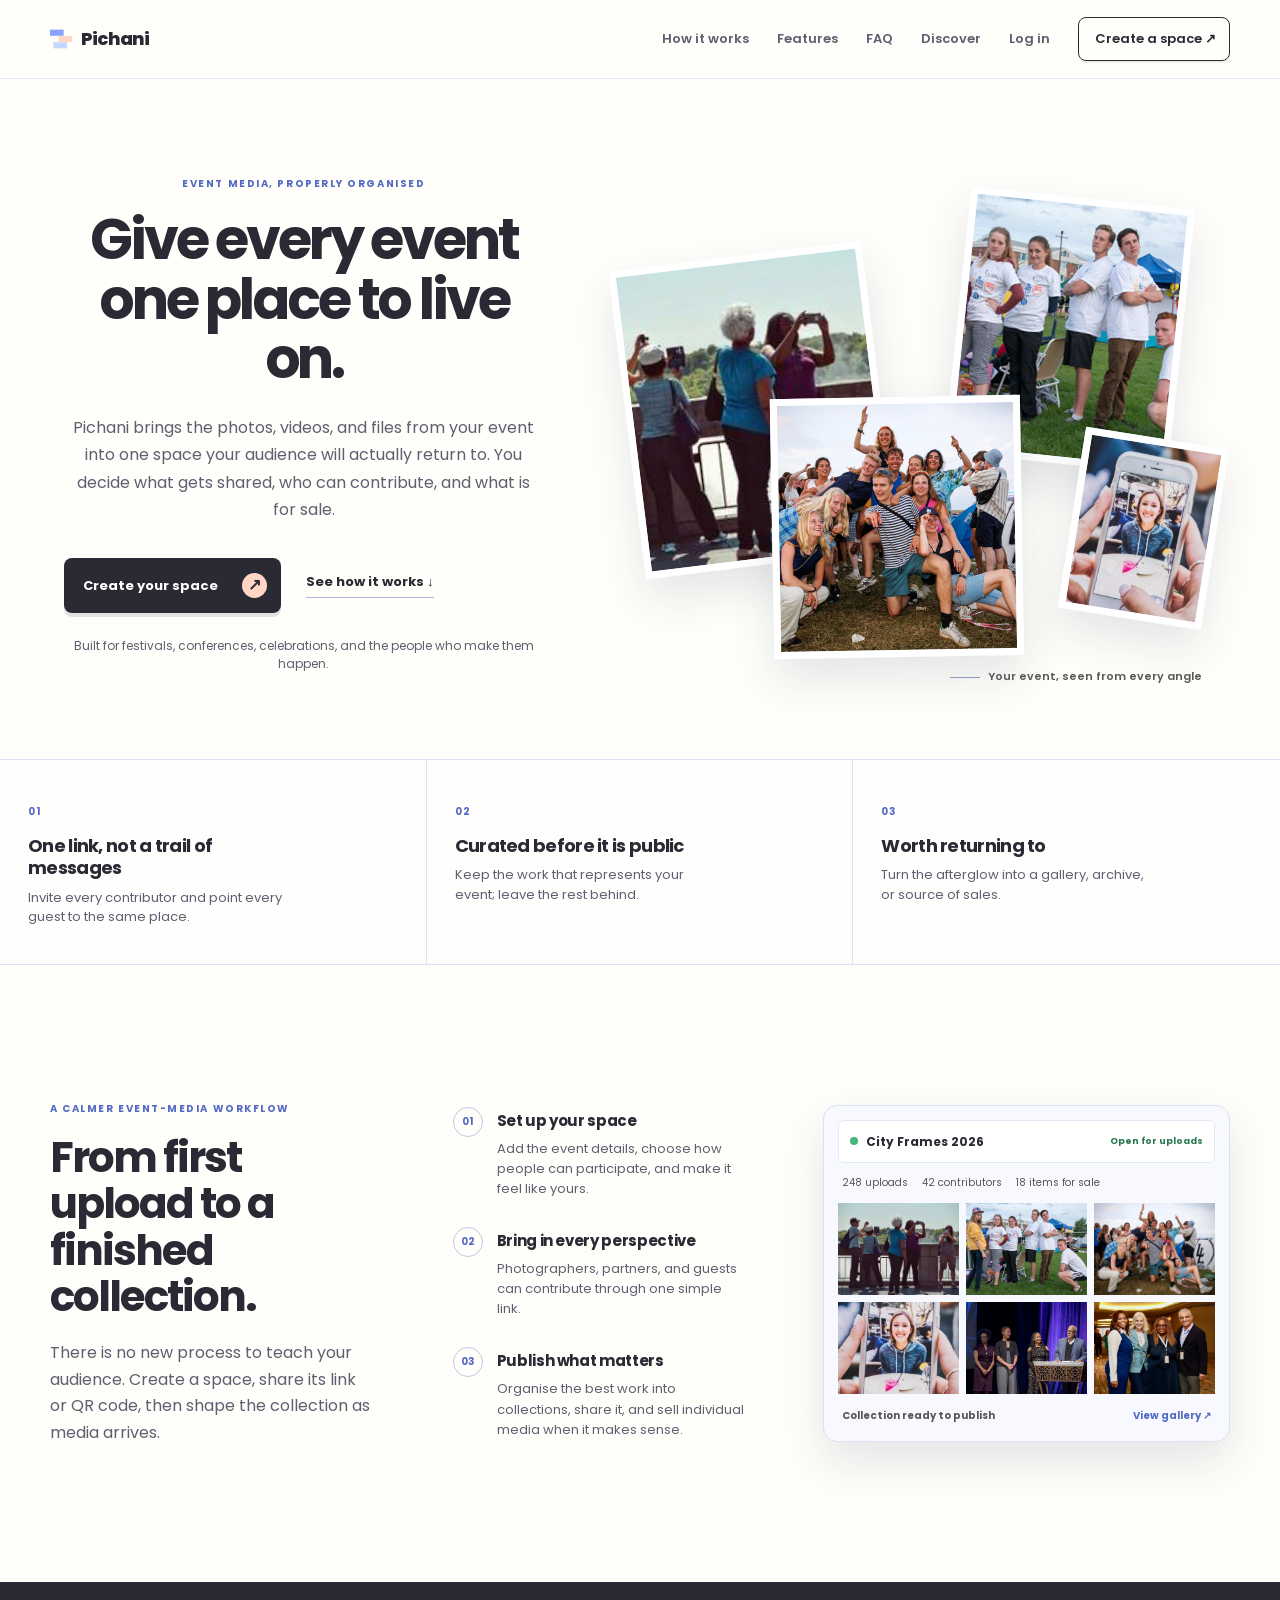
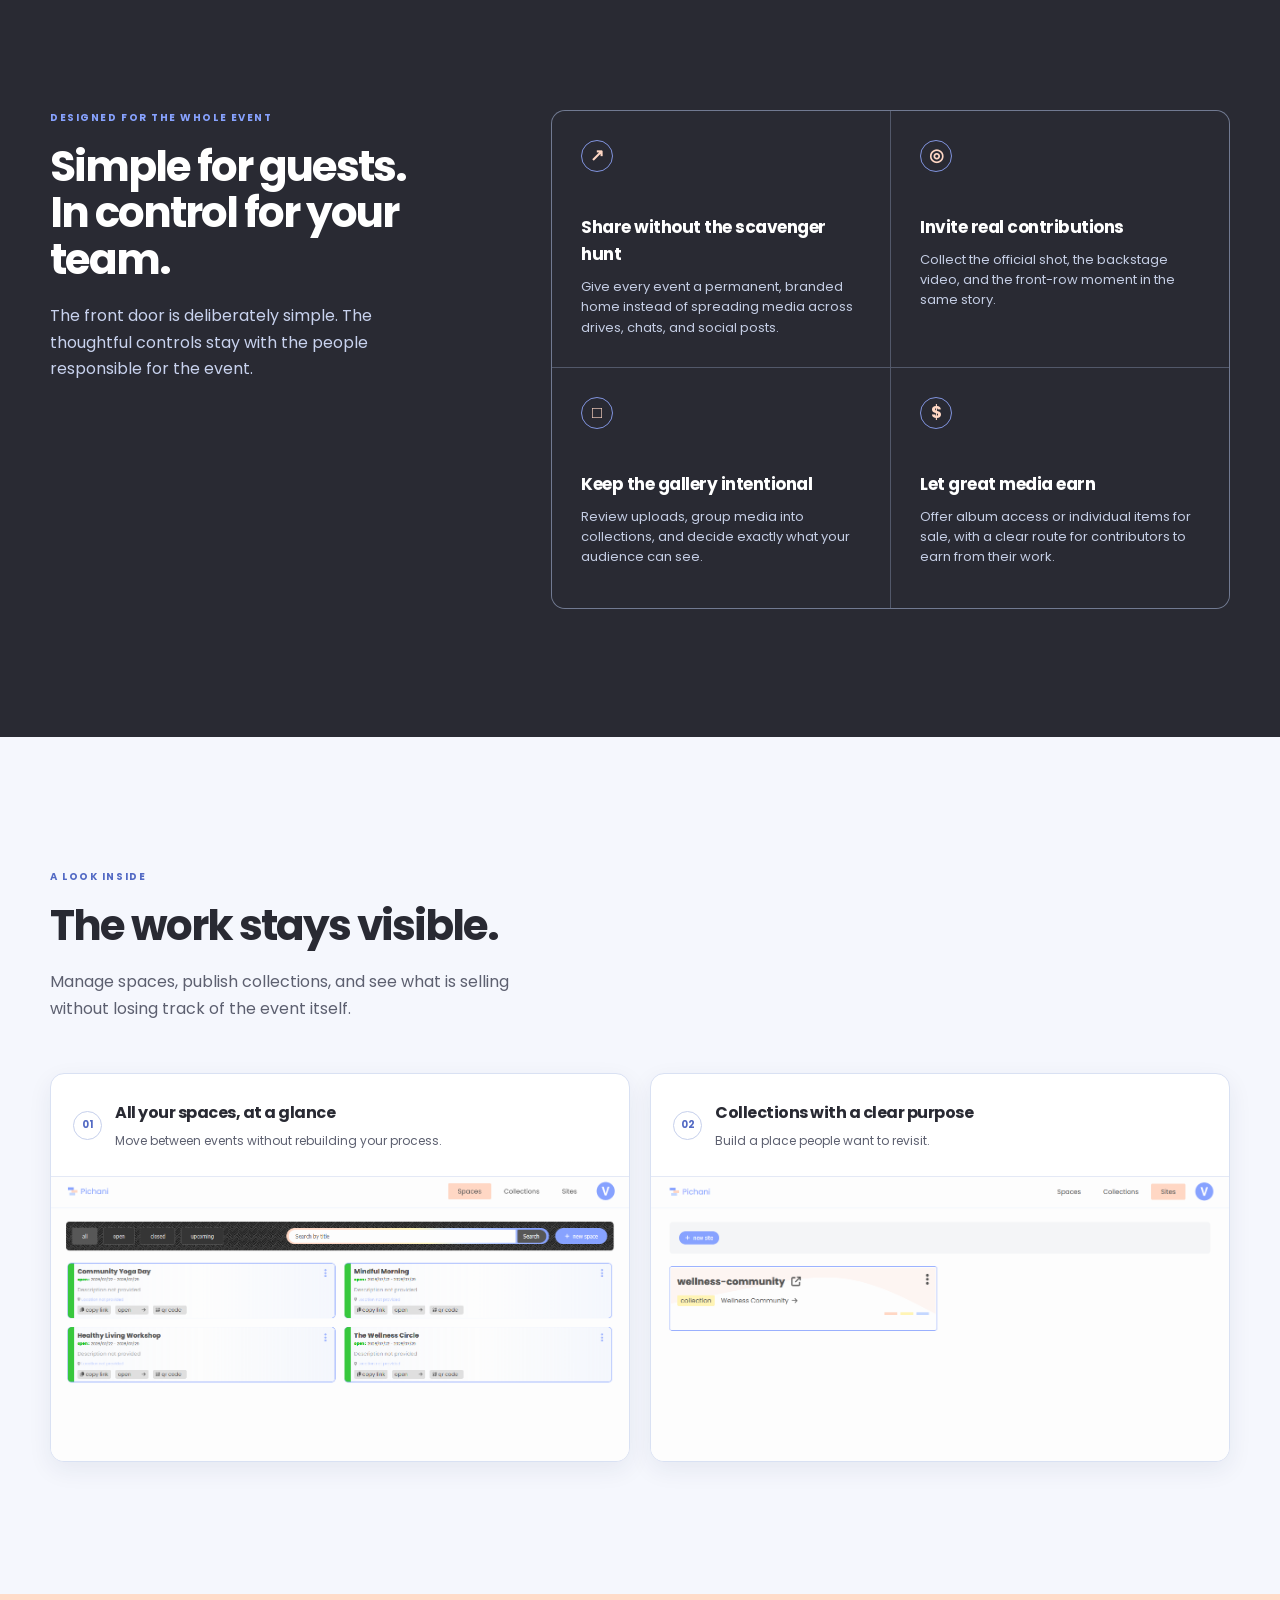
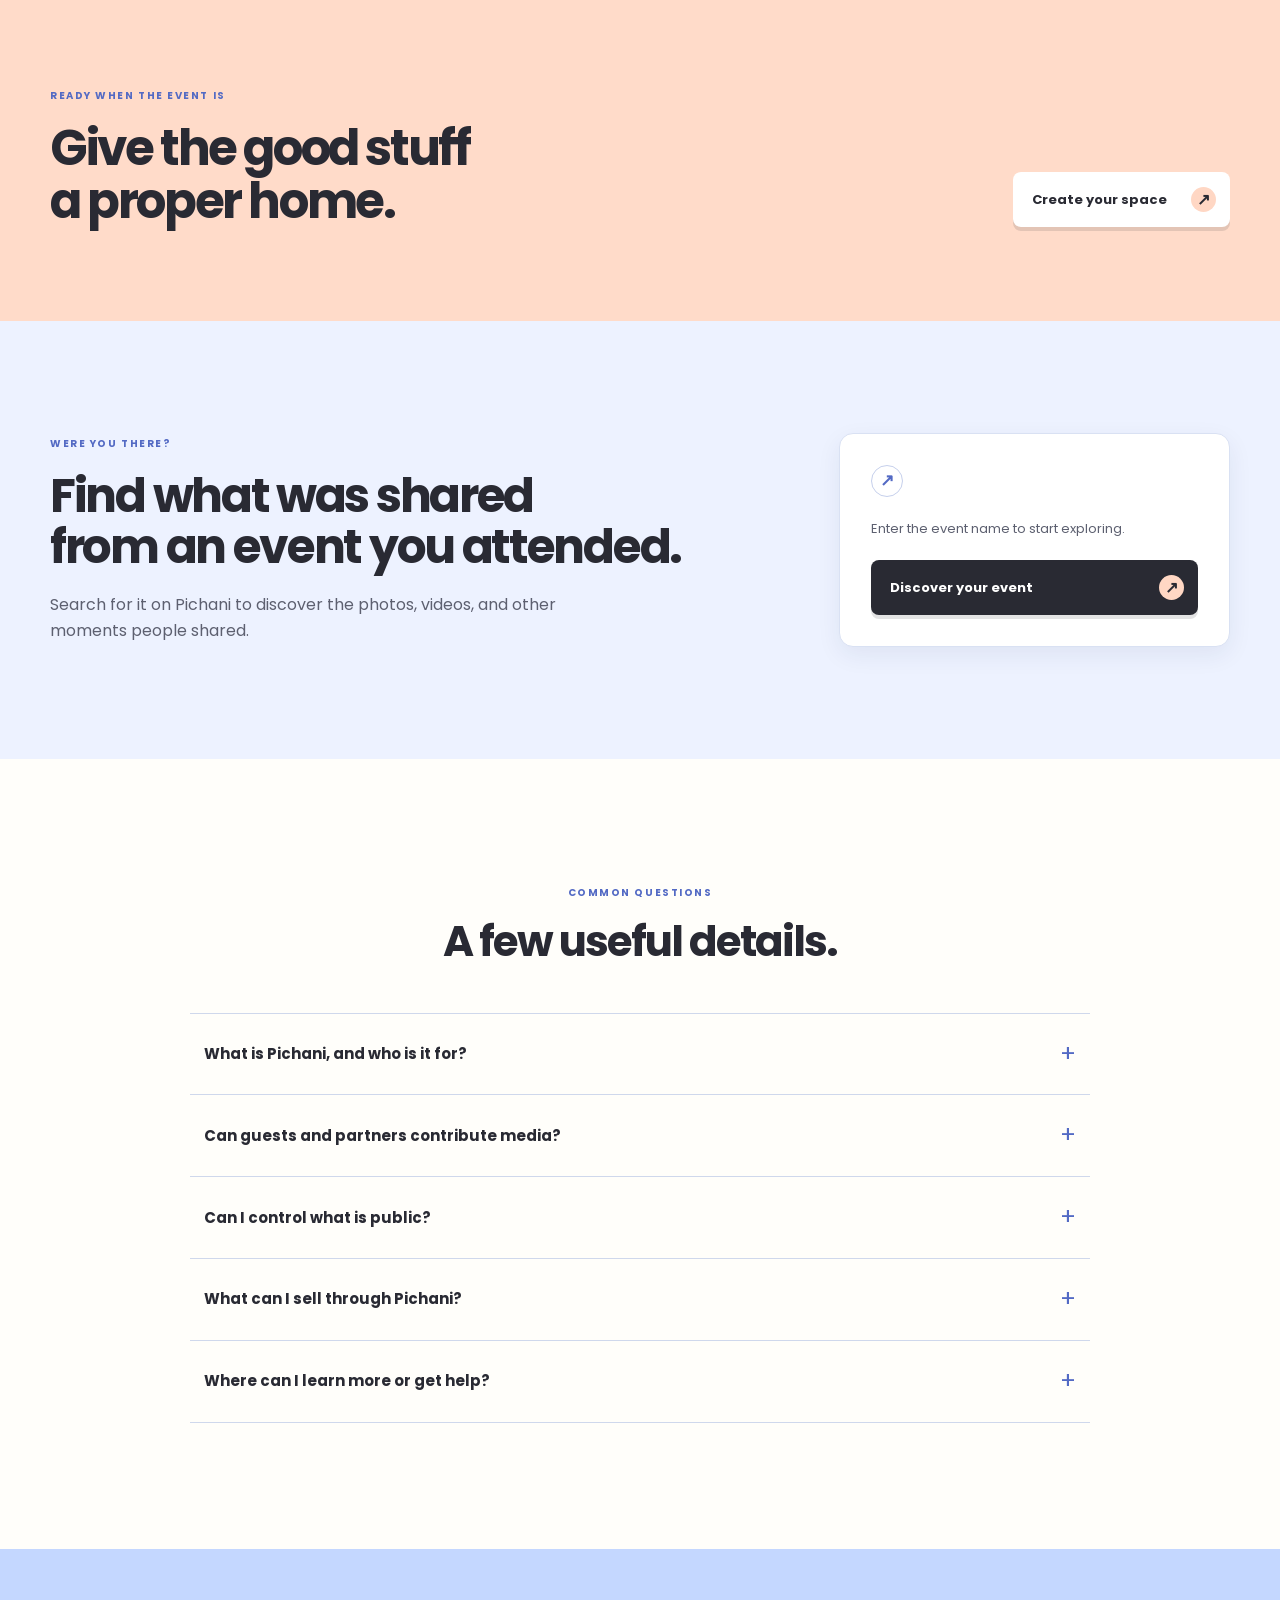
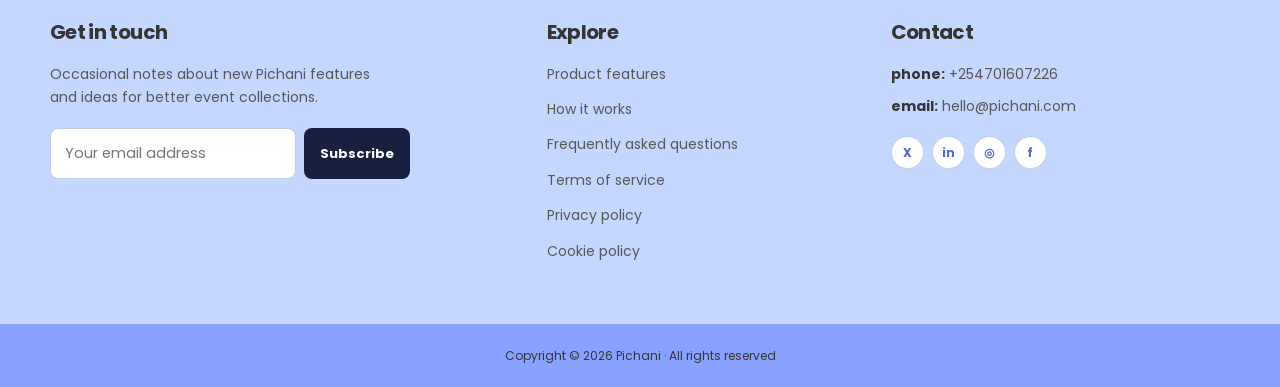
<file: index.html>
<!doctype html>
<html lang="en">
<head>
  <meta charset="utf-8">
  <meta name="viewport" content="width=device-width, initial-scale=1">
  <meta name="description" content="Pichani gives event organizers one branded home to collect, curate, share, and sell event media.">
  <title>Pichani | Event media, brought together</title>
  <link rel="canonical" href="https://www.pichani.com/">
  <meta property="og:type" content="website">
  <meta property="og:site_name" content="Pichani">
  <meta property="og:title" content="Pichani | Event media, brought together">
  <meta property="og:description" content="Collect, curate, share, and sell event media in one branded space.">
  <meta property="og:url" content="https://www.pichani.com/">
  <meta property="og:image" content="https://www.pichani.com/assets/images/pichani_spaces.PNG">
  <meta name="twitter:card" content="summary_large_image">
  <meta name="twitter:title" content="Pichani | Event media, brought together">
  <meta name="twitter:description" content="Collect, curate, share, and sell event media in one branded space.">
  <link rel="icon" type="image/svg+xml" href="/assets/svg/pichani.svg">
  <link rel="preconnect" href="https://fonts.googleapis.com">
  <link rel="preconnect" href="https://fonts.gstatic.com" crossorigin>
  <link href="https://fonts.googleapis.com/css2?family=Poppins:wght@400;500;600;700;800&display=swap" rel="stylesheet">
  <link rel="stylesheet" href="assets/css/styles.css">
  <link rel="stylesheet" href="assets/css/homepage.css">
  <link rel="stylesheet" href="assets/css/footer.css">
</head>
<body id="top">
  <a class="skip-link" href="#main-content">Skip to content</a>
  <header>
    <div class="container nav-container">
      <a class="logo" href="index.html" aria-label="Pichani home">
        <svg aria-hidden="true" viewBox="0 0 566.72 481.68"><rect fill="#87a2ff" width="352.08" height="157.68"/><rect fill="#ffd7c4" x="214.64" y="162" width="352.08" height="157.68"/><rect fill="#c4d7ff" x="88.28" y="324" width="352.08" height="157.68"/></svg>
        <span class="logo-name">Pichani</span>
      </a>
      <nav class="nav-links" id="primary-menu" aria-label="Primary navigation">
        <a href="#how-it-works">How it works</a>
        <a href="#features">Features</a>
        <a href="#faqs">FAQ</a>
        <a href="https://app.pichani.com/discover">Discover</a>
        <a href="https://app.pichani.com/signin">Log in</a>
        <a class="nav-cta" href="https://app.pichani.com/signin">Create a space <span aria-hidden="true">↗</span></a>
      </nav>
      <button class="menu-toggle" type="button" aria-controls="primary-menu" aria-expanded="false" aria-label="Open navigation menu"><span></span><span></span><span></span></button>
    </div>
  </header>

  <main id="main-content" tabindex="-1">
    <section class="hero" aria-labelledby="hero-title">
      <div class="hero-copy">
        <p class="eyebrow">EVENT MEDIA, PROPERLY ORGANISED</p>
        <h1 id="hero-title">Give every event<br>one place to live on.</h1>
        <p class="intro">Pichani brings the photos, videos, and files from your event into one space your audience will actually return to. You decide what gets shared, who can contribute, and what is for sale.</p>
        <div class="hero-actions">
          <a class="button" href="https://app.pichani.com/signin">Create your space <span aria-hidden="true">↗</span></a>
          <a class="text-button" href="#how-it-works">See how it works <span aria-hidden="true">↓</span></a>
        </div>
        <p class="hero-note">Built for festivals, conferences, celebrations, and the people who make them happen.</p>
      </div>
      <div class="memory-wall" aria-label="A collection of event photographs">
        <figure class="photo photo-a"><img src="/assets/images/one.jpg" alt="People celebrating at an event" fetchpriority="high"></figure>
        <figure class="photo photo-b"><img src="/assets/images/two.jpg" alt="Guests gathering at an event"></figure>
        <figure class="photo photo-c"><img src="/assets/images/three.jpg" alt="Live event performance"></figure>
        <figure class="photo photo-d"><img src="/assets/images/woman.PNG" alt="Event attendee using a camera"></figure>
        <p class="wall-caption"><span></span> Your event, seen from every angle</p>
      </div>
    </section>

    <section class="proof-strip" aria-label="Pichani benefits">
      <div><span class="proof-number">01</span><h2>One link, not a trail of messages</h2><p>Invite every contributor and point every guest to the same place.</p></div>
      <div><span class="proof-number">02</span><h2>Curated before it is public</h2><p>Keep the work that represents your event; leave the rest behind.</p></div>
      <div><span class="proof-number">03</span><h2>Worth returning to</h2><p>Turn the afterglow into a gallery, archive, or source of sales.</p></div>
    </section>

    <section class="workflow" id="how-it-works" aria-labelledby="workflow-title">
      <div class="section-copy">
        <p class="eyebrow">A CALMER EVENT-MEDIA WORKFLOW</p>
        <h2 id="workflow-title">From first upload to a finished collection.</h2>
        <p>There is no new process to teach your audience. Create a space, share its link or QR code, then shape the collection as media arrives.</p>
      </div>
      <ol class="workflow-steps">
        <li><span>01</span><div><h3>Set up your space</h3><p>Add the event details, choose how people can participate, and make it feel like yours.</p></div></li>
        <li><span>02</span><div><h3>Bring in every perspective</h3><p>Photographers, partners, and guests can contribute through one simple link.</p></div></li>
        <li><span>03</span><div><h3>Publish what matters</h3><p>Organise the best work into collections, share it, and sell individual media when it makes sense.</p></div></li>
      </ol>
      <div class="workflow-visual" aria-label="Example Pichani event space">
        <div class="workspace-top"><span class="workspace-dot"></span><strong>City Frames 2026</strong><span class="workspace-status">Open for uploads</span></div>
        <div class="workspace-meta"><span>248 uploads</span><span>42 contributors</span><span>18 items for sale</span></div>
        <div class="media-contact-sheet" aria-hidden="true"><span class="media-tile tile-one"></span><span class="media-tile tile-two"></span><span class="media-tile tile-three"></span><span class="media-tile tile-four"></span><span class="media-tile tile-five"></span><span class="media-tile tile-six"></span></div>
        <div class="workspace-footer"><span>Collection ready to publish</span><span>View gallery ↗</span></div>
      </div>
    </section>

    <section class="features" id="features" aria-labelledby="features-title">
      <div class="section-copy">
        <p class="eyebrow">DESIGNED FOR THE WHOLE EVENT</p>
        <h2 id="features-title">Simple for guests. In control for your team.</h2>
        <p>The front door is deliberately simple. The thoughtful controls stay with the people responsible for the event.</p>
      </div>
      <div class="feature-list">
        <article class="feature-card"><span class="feature-icon" aria-hidden="true">↗</span><h3>Share without the scavenger hunt</h3><p>Give every event a permanent, branded home instead of spreading media across drives, chats, and social posts.</p></article>
        <article class="feature-card"><span class="feature-icon" aria-hidden="true">◎</span><h3>Invite real contributions</h3><p>Collect the official shot, the backstage video, and the front-row moment in the same story.</p></article>
        <article class="feature-card"><span class="feature-icon" aria-hidden="true">□</span><h3>Keep the gallery intentional</h3><p>Review uploads, group media into collections, and decide exactly what your audience can see.</p></article>
        <article class="feature-card"><span class="feature-icon" aria-hidden="true">$</span><h3>Let great media earn</h3><p>Offer album access or individual items for sale, with a clear route for contributors to earn from their work.</p></article>
      </div>
    </section>

    <section class="demos" aria-labelledby="demos-title">
      <div class="demos-heading">
        <p class="eyebrow">A LOOK INSIDE</p>
        <h2 id="demos-title">The work stays visible.</h2>
        <p>Manage spaces, publish collections, and see what is selling without losing track of the event itself.</p>
      </div>
      <div class="demo-grid">
        <article class="demo-card demo-capture desktop"><div class="demo-caption"><span>01</span><div><h3>All your spaces, at a glance</h3><p>Move between events without rebuilding your process.</p></div></div><img src="assets/images/sample/spaces-desktop.PNG" alt="Pichani dashboard showing event spaces" loading="lazy" width="1353" height="635"></article>
        <article class="demo-card demo-capture mobile"><div class="demo-caption"><span>01</span><div><h3>All your spaces, at a glance</h3><p>Move between events without rebuilding your process.</p></div></div><img src="assets/images/sample/spaces-mobile.PNG" alt="Pichani dashboard showing event spaces on mobile" loading="lazy" width="368" height="572"></article>
        <article class="demo-card demo-capture desktop"><div class="demo-caption"><span>02</span><div><h3>Collections with a clear purpose</h3><p>Build a place people want to revisit.</p></div></div><img src="assets/images/sample/sites-desktop.PNG" alt="Pichani dashboard showing published collections" loading="lazy" width="1352" height="637"></article>
        <article class="demo-card demo-capture mobile"><div class="demo-caption"><span>02</span><div><h3>Collections with a clear purpose</h3><p>Build a place people want to revisit.</p></div></div><img src="assets/images/sample/sites-mobile.PNG" alt="Pichani dashboard showing published collections on mobile" loading="lazy" width="368" height="574"></article>
      </div>
    </section>

    <section class="closing-cta" aria-labelledby="closing-title">
      <div><p class="eyebrow">READY WHEN THE EVENT IS</p><h2 id="closing-title">Give the good stuff<br>a proper home.</h2></div>
      <a class="button button-light" href="https://app.pichani.com/signin">Create your space <span aria-hidden="true">↗</span></a>
    </section>

    <section class="discover-cta" aria-labelledby="discover-title">
      <div class="discover-cta-copy">
        <p class="eyebrow">WERE YOU THERE?</p>
        <h2 id="discover-title">Find what was shared<br>from an event you attended.</h2>
        <p>Search for it on Pichani to discover the photos, videos, and other moments people shared.</p>
      </div>
      <div class="discover-cta-action">
        <span class="discover-marker" aria-hidden="true">↗</span>
        <p>Enter the event name to start exploring.</p>
        <a class="button discover-button" href="https://app.pichani.com/discover">Discover your event <span aria-hidden="true">↗</span></a>
      </div>
    </section>

    <section class="faq" id="faqs" aria-labelledby="faq-title">
      <div class="faq-heading"><p class="eyebrow">COMMON QUESTIONS</p><h2 id="faq-title">A few useful details.</h2></div>
      <div class="home-faq-list" data-accordion>
        <details><summary>What is Pichani, and who is it for?<span aria-hidden="true">+</span></summary><p>Pichani is event-media software for organisers of festivals, conferences, private celebrations, and other shared experiences. It gives each event one branded place for photos, videos, and files.</p></details>
        <details><summary>Can guests and partners contribute media?<span aria-hidden="true">+</span></summary><p>Yes. Share a link or QR code with guests, photographers, partners, and other contributors, then curate what becomes part of the collection.</p></details>
        <details><summary>Can I control what is public?<span aria-hidden="true">+</span></summary><p>Yes. You can organise uploads into collections and choose what is visible before you publish a gallery.</p></details>
        <details><summary>What can I sell through Pichani?<span aria-hidden="true">+</span></summary><p>Depending on your event setup, you can offer access to a complete album or sell individual photos and videos. Contributors can earn when a media item they added is purchased.</p></details>
        <details><summary>Where can I learn more or get help?<span aria-hidden="true">+</span></summary><p>See the <a href="faq.html">full FAQ</a>, or contact Pichani at <a href="mailto:hello@pichani.com">hello@pichani.com</a>.</p></details>
      </div>
    </section>
  </main>

  <footer class="site-footer">
    <div class="footer-main"><div class="footer-wrap">
      <section class="footer-column"><h3>Get in touch</h3><p class="newsletter-copy">Occasional notes about new Pichani features and ideas for better event collections.</p><form class="footer-signup" novalidate><input type="email" name="email" placeholder="Your email address" aria-label="Email address" required><button type="submit">Subscribe</button></form><p class="footer-note" aria-live="polite"></p></section>
      <section class="footer-column"><h3>Explore</h3><nav class="footer-links" aria-label="Footer links"><a href="#features">Product features</a><a href="#how-it-works">How it works</a><a href="faq.html">Frequently asked questions</a><a href="terms-of-service.html">Terms of service</a><a href="privacy-policy.html">Privacy policy</a><a href="cookie-policy.html">Cookie policy</a></nav></section>
      <section class="footer-column"><h3>Contact</h3><p class="contact-line"><strong>Phone:</strong> +254701607226</p><p class="contact-line"><strong>Email:</strong> hello@pichani.com</p><ul class="social-links"><li><a href="https://twitter.com/pichani_app" target="_blank" rel="noopener noreferrer" aria-label="X (Twitter)">X</a></li><li><a href="https://linkedin.com/in/pichani_app" target="_blank" rel="noopener noreferrer" aria-label="LinkedIn">in</a></li><li><a href="https://instagram.com/pichani_app" target="_blank" rel="noopener noreferrer" aria-label="Instagram">◎</a></li><li><a href="https://facebook.com/pichani_app" target="_blank" rel="noopener noreferrer" aria-label="Facebook">f</a></li></ul></section>
    </div></div>
    <div class="footer-bottom"><div class="footer-bottom-wrap"><p>Copyright © 2026 Pichani · All rights reserved</p></div></div>
  </footer>
  <script src="assets/js/homepage.js"></script>
  <script src="assets/js/footer.js"></script>
  <script src="assets/js/menu.js"></script>
  <script type="application/ld+json">{"@context":"https://schema.org","@type":"SoftwareApplication","name":"Pichani","url":"https://www.pichani.com/","applicationCategory":"BusinessApplication","operatingSystem":"Web","description":"Event media management software for organisers to collect, curate, share, and sell event photos, videos, and files in a branded online space.","audience":{"@type":"Audience","audienceType":"Event organisers"},"featureList":"Event media collection, contributor uploads, media curation, shareable galleries, media sales"}</script>
</body>
</html>
</file>
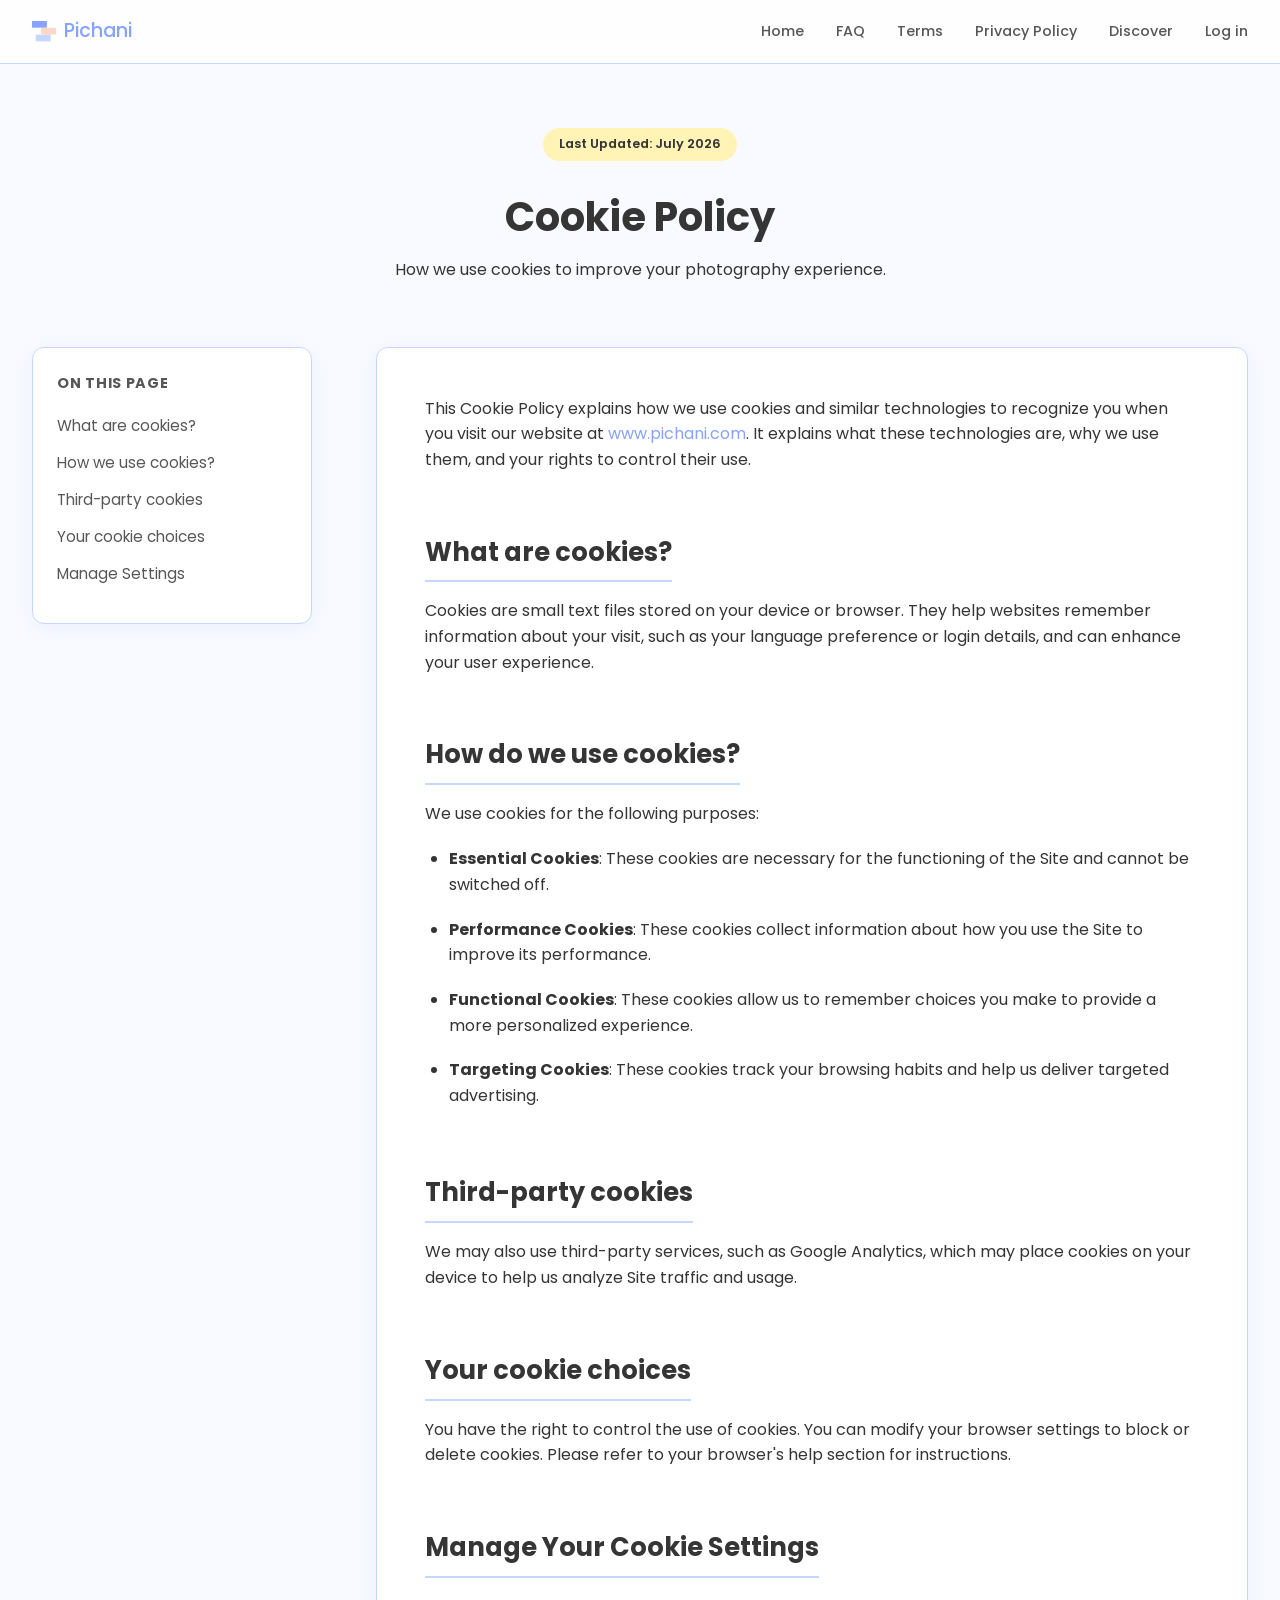
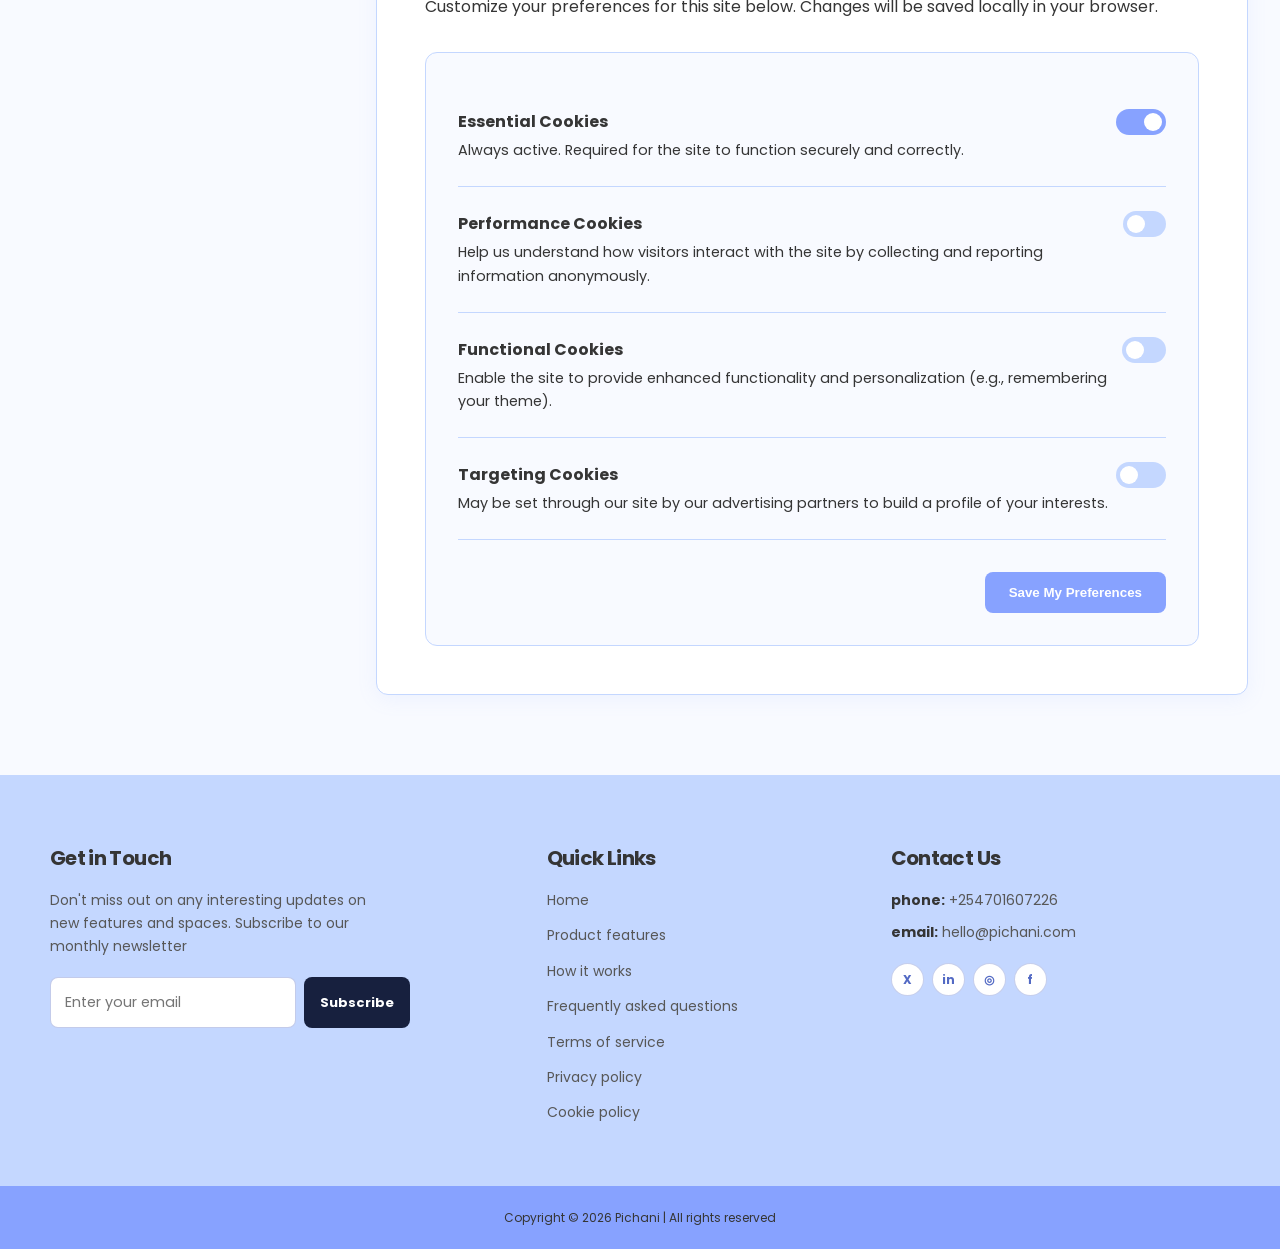
<file: cookie-policy.html>
<!DOCTYPE html>
<html lang="en">
<head>
    <meta charset="UTF-8">
    <meta name="viewport" content="width=device-width, initial-scale=1.0">
    <meta name="description" content="Pichani's Cookie Policy for its event media management website and services.">
    <link rel="canonical" href="https://www.pichani.com/cookie-policy.html">
    <meta property="og:type" content="website"><meta property="og:site_name" content="Pichani"><meta property="og:title" content="Cookie Policy | Pichani"><meta property="og:description" content="Pichani's Cookie Policy for its event media management website and services."><meta property="og:url" content="https://www.pichani.com/cookie-policy.html">
    <meta name="twitter:card" content="summary">
    <meta name="twitter:title" content="Cookie Policy | Pichani">
    <meta name="twitter:description" content="Pichani's Cookie Policy for its event media management website and services.">
    <link rel="icon" type="image/svg+xml" href="/assets/svg/pichani.svg" />
    <title>Cookie Policy | Pichani</title>
    <link rel="preconnect" href="https://fonts.googleapis.com">
    <link rel="preconnect" href="https://fonts.gstatic.com" crossorigin>
    <link href="https://fonts.googleapis.com/css2?family=Poppins:wght@400;500;600;700&display=swap" rel="stylesheet">
    <link rel="stylesheet" href="assets/css/styles.css">
    <link rel="stylesheet" href="assets/css/footer.css">
</head>
<body>
    <header>
        <div class="container nav-container">
          <a class="logo" href="index.html" aria-label="Pichani home">
            <svg id="Layer_1" data-name="Layer 1" xmlns="http://www.w3.org/2000/svg" viewBox="0 0 566.72 481.68"><defs><style>.cls-1{fill:#87a2ff;}.cls-2{fill:#ffd7c4;}.cls-3{fill:#c4d7ff;}</style></defs><rect class="cls-1" width="352.08" height="157.68"/><rect class="cls-2" x="214.64" y="162" width="352.08" height="157.68"/><rect class="cls-3" x="88.28" y="324" width="352.08" height="157.68"/></svg>
            <span class="logo-name">Pichani</span>
          </a>
            <nav class="nav-links" id="primary-menu" aria-label="Primary navigation">
              <a href="index.html">Home</a>
              <a href="faq.html">FAQ</a>
              <a href="terms-of-service.html">Terms</a>
              <a href="privacy-policy.html">Privacy Policy</a>
              <a href="https://app.pichani.com/discover">Discover</a>
              <a href="https://app.pichani.com/signin">Log in</a>
            </nav>
            <button class="menu-toggle" type="button" aria-controls="primary-menu" aria-expanded="false" aria-label="Open navigation menu"><span></span><span></span><span></span></button>
          </div>
        </header>

    <main class="container">
        <section class="hero">
            <span class="badge">Last Updated: July 2026</span>
            <h1>Cookie Policy</h1>
            <p>How we use cookies to improve your photography experience.</p>
        </section>

        <div class="policy-layout">
            <aside>
                <div class="toc-card">
                    <h3>On this page</h3>
                    <ul class="toc-list">
                        <li><a href="#what-are-cookies">What are cookies?</a></li>
                        <li><a href="#how-we-use-cookies">How we use cookies?</a></li>
                        <li><a href="#third-party-cookies">Third-party cookies</a></li>
                        <li><a href="#your-choices">Your cookie choices</a></li>
                        <li><a href="#manage-settings">Manage Settings</a></li>
                    </ul>
                </div>
            </aside>

            <article class="content">
                <p>This Cookie Policy explains how we use cookies and similar technologies to recognize you when you visit our website at <a href="https://www.pichani.com">www.pichani.com</a>. It explains what these technologies are, why we use them, and your rights to control their use.</p>

                <h2 id="what-are-cookies">What are cookies?</h2>
                <p>Cookies are small text files stored on your device or browser. They help websites remember information about your visit, such as your language preference or login details, and can enhance your user experience.</p>

                <h2 id="how-we-use-cookies">How do we use cookies?</h2>
                <p>We use cookies for the following purposes:</p>
                <ul>
                    <li><strong>Essential Cookies</strong>: These cookies are necessary for the functioning of the Site and cannot be switched off.</li>
                    <li><strong>Performance Cookies</strong>: These cookies collect information about how you use the Site to improve its performance.</li>
                    <li><strong>Functional Cookies</strong>: These cookies allow us to remember choices you make to provide a more personalized experience.</li>
                    <li><strong>Targeting Cookies</strong>: These cookies track your browsing habits and help us deliver targeted advertising.</li>
                </ul>

                <h2 id="third-party-cookies">Third-party cookies</h2>
                <p>We may also use third-party services, such as Google Analytics, which may place cookies on your device to help us analyze Site traffic and usage.</p>

                <h2 id="your-choices">Your cookie choices</h2>
                <p>You have the right to control the use of cookies. You can modify your browser settings to block or delete cookies. Please refer to your browser's help section for instructions.</p>

                <h2 id="manage-settings">Manage Your Cookie Settings</h2>
                <p>Customize your preferences for this site below. Changes will be saved locally in your browser.</p>
                
                <div class="cookie-dashboard">
                    <div class="cookie-row">
                        <div class="cookie-info">
                            <h4>Essential Cookies</h4>
                            <p>Always active. Required for the site to function securely and correctly.</p>
                        </div>
                        <label class="switch">
                            <input type="checkbox" checked disabled>
                            <span class="slider"></span>
                        </label>
                    </div>

                    <div class="cookie-row">
                        <div class="cookie-info">
                            <h4>Performance Cookies</h4>
                            <p>Help us understand how visitors interact with the site by collecting and reporting information anonymously.</p>
                        </div>
                        <label class="switch">
                            <input type="checkbox" id="cookie-performance">
                            <span class="slider"></span>
                        </label>
                    </div>

                    <div class="cookie-row">
                        <div class="cookie-info">
                            <h4>Functional Cookies</h4>
                            <p>Enable the site to provide enhanced functionality and personalization (e.g., remembering your theme).</p>
                        </div>
                        <label class="switch">
                            <input type="checkbox" id="cookie-functional">
                            <span class="slider"></span>
                        </label>
                    </div>

                    <div class="cookie-row">
                        <div class="cookie-info">
                            <h4>Targeting Cookies</h4>
                            <p>May be set through our site by our advertising partners to build a profile of your interests.</p>
                        </div>
                        <label class="switch">
                            <input type="checkbox" id="cookie-targeting">
                            <span class="slider"></span>
                        </label>
                    </div>

                    <div style="margin-top: 2rem; text-align: right;">
                        <button id="save-cookie-settings" class="btn">Save My Preferences</button>
                    </div>
                </div>
            </article>
        </div>
    </main>

    <footer class="site-footer"><div class="footer-main"><div class="footer-wrap"><section class="footer-column"><h3>Get in Touch</h3><p class="newsletter-copy">Don't miss out on any interesting updates on new features and spaces. Subscribe to our monthly newsletter</p><form class="footer-signup" novalidate><input type="email" name="email" placeholder="Enter your email" aria-label="Email address" required><button type="submit">Subscribe</button></form><p class="footer-note" aria-live="polite"></p></section><section class="footer-column"><h3>Quick Links</h3><nav class="footer-links" aria-label="Footer links"><a href="index.html">Home</a><a href="index.html#features">Product features</a><a href="index.html#workflow">How it works</a><a href="faq.html">Frequently asked questions</a><a href="terms-of-service.html">Terms of service</a><a href="privacy-policy.html">Privacy policy</a><a href="cookie-policy.html">Cookie policy</a></nav></section><section class="footer-column"><h3>Contact Us</h3><p class="contact-line"><strong>phone:</strong> +254701607226</p><p class="contact-line"><strong>email:</strong> hello@pichani.com</p><ul class="social-links"><li><a href="https://twitter.com/pichani_app" target="_blank" rel="noopener noreferrer" aria-label="X (Twitter)">X</a></li><li><a href="https://linkedin.com/in/pichani_app" target="_blank" rel="noopener noreferrer" aria-label="LinkedIn">in</a></li><li><a href="https://instagram.com/pichani_app" target="_blank" rel="noopener noreferrer" aria-label="Instagram">◎</a></li><li><a href="https://facebook.com/pichani_app" target="_blank" rel="noopener noreferrer" aria-label="Facebook">f</a></li></ul></section></div></div><div class="footer-bottom"><div class="footer-bottom-wrap"><p>Copyright © 2026 Pichani <span aria-hidden="true">|</span> All rights reserved</p></div></div></footer>

    <script src="assets/js/app.js"></script>
    <script src="assets/js/cookie-manager.js"></script>
    <script src="assets/js/footer.js"></script>
    <script src="assets/js/menu.js"></script>
</body>
</html>
</file>
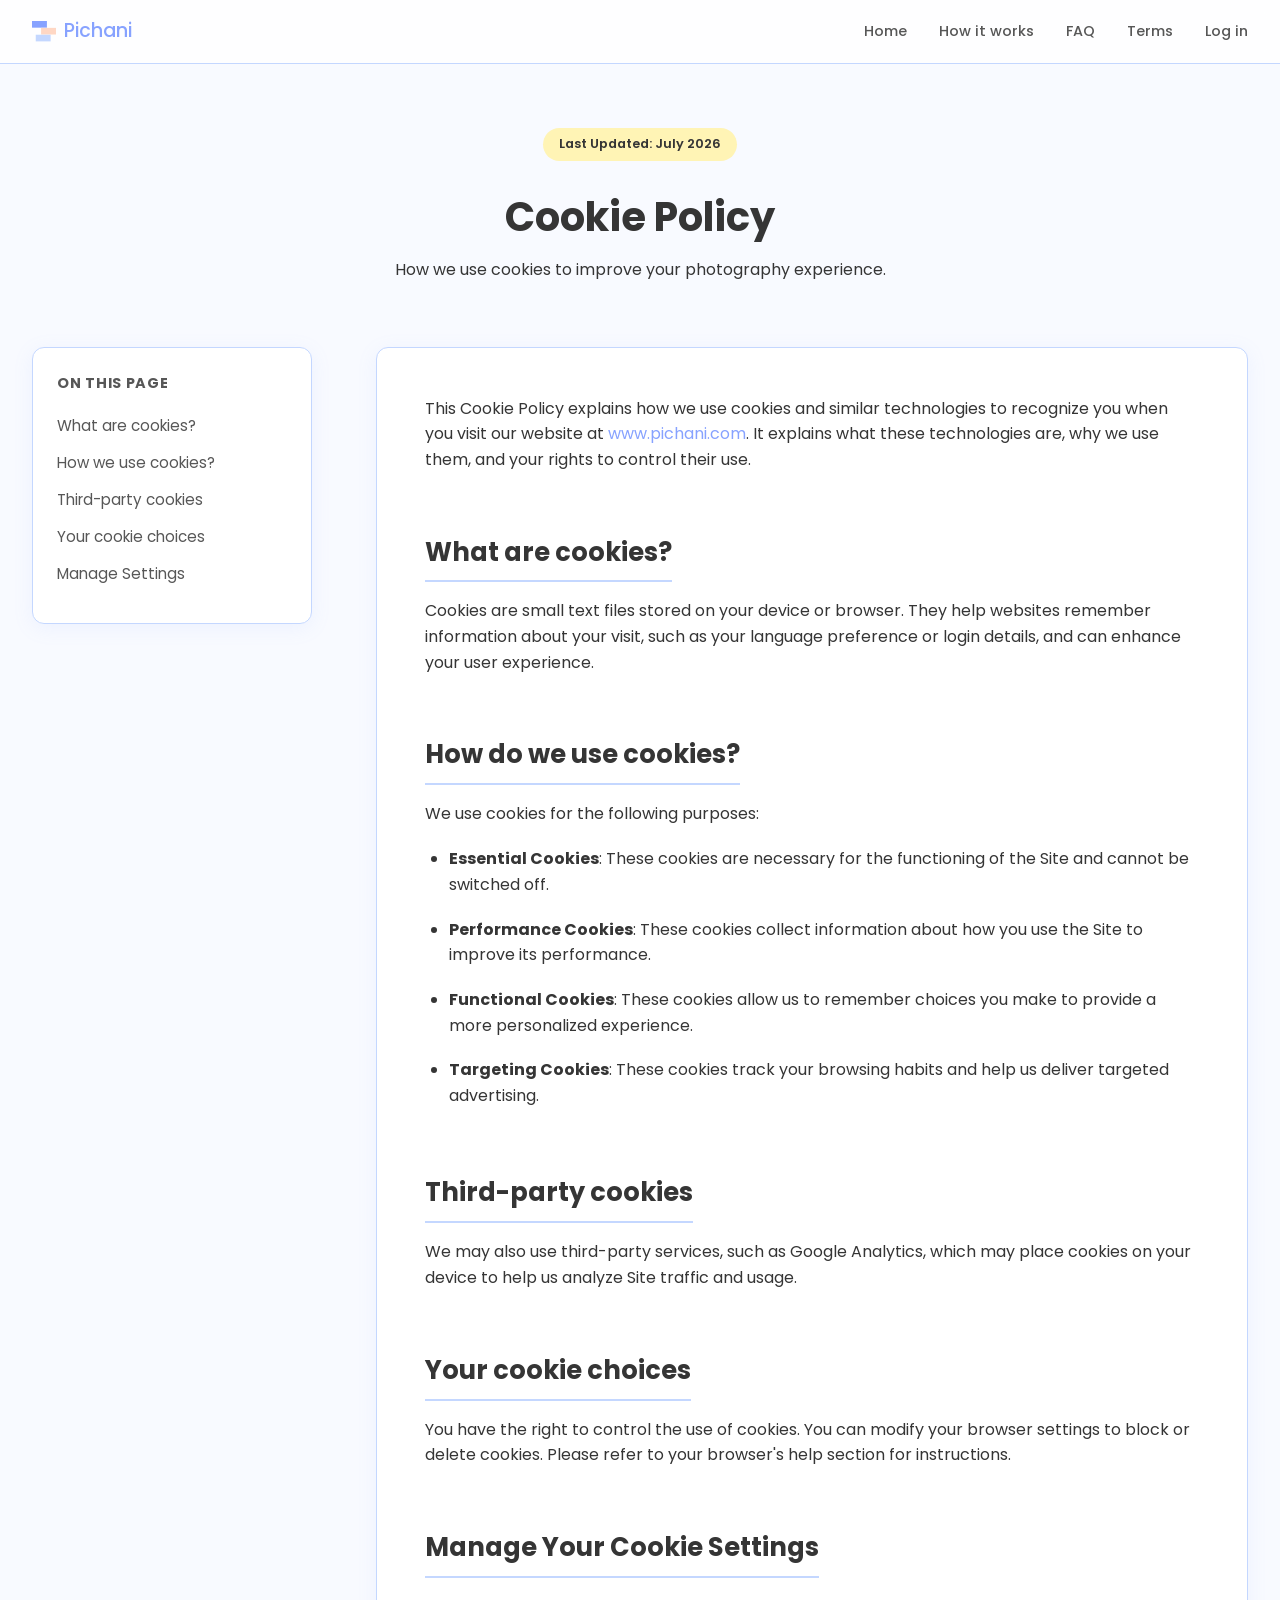
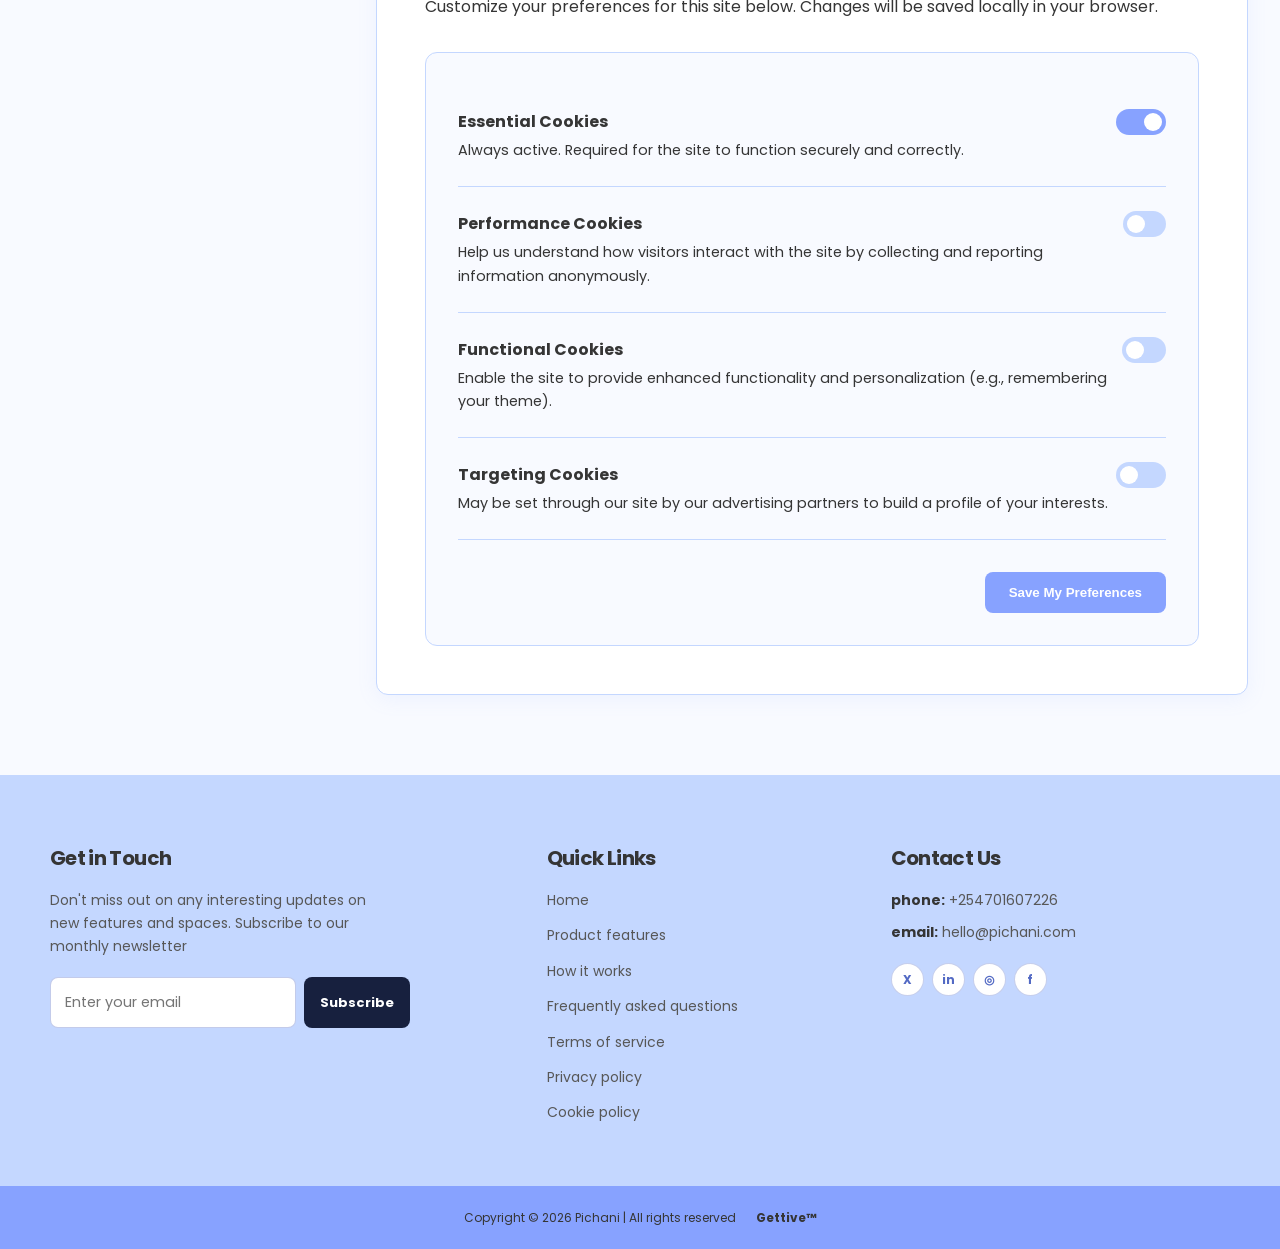
<file: cookie_policy.html>
<!DOCTYPE html>
<html lang="en">
<head>
    <meta charset="UTF-8">
    <meta name="viewport" content="width=device-width, initial-scale=1.0">
    <meta name="description" content="Pichani's Cookie Policy for its event media management website and services.">
    <link rel="canonical" href="https://www.pichani.com/cookie_policy.html">
    <meta property="og:type" content="website"><meta property="og:site_name" content="Pichani"><meta property="og:title" content="Cookie Policy | Pichani"><meta property="og:description" content="Pichani's Cookie Policy for its event media management website and services."><meta property="og:url" content="https://www.pichani.com/cookie_policy.html">
    <meta name="twitter:card" content="summary">
    <meta name="twitter:title" content="Cookie Policy | Pichani">
    <meta name="twitter:description" content="Pichani's Cookie Policy for its event media management website and services.">
    <link rel="icon" type="image/svg+xml" href="/assets/svg/pichani.svg" />
    <title>Cookie Policy | Pichani</title>
    <link rel="preconnect" href="https://fonts.googleapis.com">
    <link rel="preconnect" href="https://fonts.gstatic.com" crossorigin>
    <link href="https://fonts.googleapis.com/css2?family=Inter:wght@400;500;600&family=Plus+Jakarta+Sans:wght@500;700;800&display=swap" rel="stylesheet">
    <link href="https://fonts.googleapis.com/css2?family=Poppins:wght@400;500;600;700&display=swap" rel="stylesheet">
    <link rel="stylesheet" href="assets/css/styles.css">
    <link rel="stylesheet" href="assets/css/footer.css">
</head>
<body>
    <header>
        <div class="container nav-container">
            <a class="logo" href="index.html" aria-label="Pichani home">
                <svg id="Layer_1" data-name="Layer 1" xmlns="http://www.w3.org/2000/svg" viewBox="0 0 566.72 481.68"><defs><style>.cls-1{fill:#87a2ff;}.cls-2{fill:#ffd7c4;}.cls-3{fill:#c4d7ff;}</style></defs><rect class="cls-1" width="352.08" height="157.68"/><rect class="cls-2" x="214.64" y="162" width="352.08" height="157.68"/><rect class="cls-3" x="88.28" y="324" width="352.08" height="157.68"/></svg>
                <span class="logo-name">Pichani</span>
            </a>
            <nav class="nav-links" id="primary-menu" aria-label="Primary navigation">
                <a href="index.html">Home</a>
                <a href="index.html#workflow">How it works</a>
                <a href="faq.html">FAQ</a>
                <a href="terms_of_service.html">Terms</a>
                <a href="https://app.pichani.com/signin">Log in</a>
            </nav>
            <button class="menu-toggle" type="button" aria-controls="primary-menu" aria-expanded="false" aria-label="Open navigation menu"><span></span><span></span><span></span></button>
        </div>
    </header>

    <main class="container">
        <section class="hero">
            <span class="badge">Last Updated: July 2026</span>
            <h1>Cookie Policy</h1>
            <p>How we use cookies to improve your photography experience.</p>
        </section>

        <div class="policy-layout">
            <aside>
                <div class="toc-card">
                    <h3>On this page</h3>
                    <ul class="toc-list">
                        <li><a href="#what-are-cookies">What are cookies?</a></li>
                        <li><a href="#how-we-use-cookies">How we use cookies?</a></li>
                        <li><a href="#third-party-cookies">Third-party cookies</a></li>
                        <li><a href="#your-choices">Your cookie choices</a></li>
                        <li><a href="#manage-settings">Manage Settings</a></li>
                    </ul>
                </div>
            </aside>

            <article class="content">
                <p>This Cookie Policy explains how we use cookies and similar technologies to recognize you when you visit our website at <a href="https://www.pichani.com">www.pichani.com</a>. It explains what these technologies are, why we use them, and your rights to control their use.</p>

                <h2 id="what-are-cookies">What are cookies?</h2>
                <p>Cookies are small text files stored on your device or browser. They help websites remember information about your visit, such as your language preference or login details, and can enhance your user experience.</p>

                <h2 id="how-we-use-cookies">How do we use cookies?</h2>
                <p>We use cookies for the following purposes:</p>
                <ul>
                    <li><strong>Essential Cookies</strong>: These cookies are necessary for the functioning of the Site and cannot be switched off.</li>
                    <li><strong>Performance Cookies</strong>: These cookies collect information about how you use the Site to improve its performance.</li>
                    <li><strong>Functional Cookies</strong>: These cookies allow us to remember choices you make to provide a more personalized experience.</li>
                    <li><strong>Targeting Cookies</strong>: These cookies track your browsing habits and help us deliver targeted advertising.</li>
                </ul>

                <h2 id="third-party-cookies">Third-party cookies</h2>
                <p>We may also use third-party services, such as Google Analytics, which may place cookies on your device to help us analyze Site traffic and usage.</p>

                <h2 id="your-choices">Your cookie choices</h2>
                <p>You have the right to control the use of cookies. You can modify your browser settings to block or delete cookies. Please refer to your browser's help section for instructions.</p>

                <h2 id="manage-settings">Manage Your Cookie Settings</h2>
                <p>Customize your preferences for this site below. Changes will be saved locally in your browser.</p>
                
                <div class="cookie-dashboard">
                    <div class="cookie-row">
                        <div class="cookie-info">
                            <h4>Essential Cookies</h4>
                            <p>Always active. Required for the site to function securely and correctly.</p>
                        </div>
                        <label class="switch">
                            <input type="checkbox" checked disabled>
                            <span class="slider"></span>
                        </label>
                    </div>

                    <div class="cookie-row">
                        <div class="cookie-info">
                            <h4>Performance Cookies</h4>
                            <p>Help us understand how visitors interact with the site by collecting and reporting information anonymously.</p>
                        </div>
                        <label class="switch">
                            <input type="checkbox" id="cookie-performance">
                            <span class="slider"></span>
                        </label>
                    </div>

                    <div class="cookie-row">
                        <div class="cookie-info">
                            <h4>Functional Cookies</h4>
                            <p>Enable the site to provide enhanced functionality and personalization (e.g., remembering your theme).</p>
                        </div>
                        <label class="switch">
                            <input type="checkbox" id="cookie-functional">
                            <span class="slider"></span>
                        </label>
                    </div>

                    <div class="cookie-row">
                        <div class="cookie-info">
                            <h4>Targeting Cookies</h4>
                            <p>May be set through our site by our advertising partners to build a profile of your interests.</p>
                        </div>
                        <label class="switch">
                            <input type="checkbox" id="cookie-targeting">
                            <span class="slider"></span>
                        </label>
                    </div>

                    <div style="margin-top: 2rem; text-align: right;">
                        <button id="save-cookie-settings" class="btn">Save My Preferences</button>
                    </div>
                </div>
            </article>
        </div>
    </main>

    <footer class="site-footer"><div class="footer-main"><div class="footer-wrap"><section class="footer-column"><h3>Get in Touch</h3><p class="newsletter-copy">Don't miss out on any interesting updates on new features and spaces. Subscribe to our monthly newsletter</p><form class="footer-signup" novalidate><input type="email" name="email" placeholder="Enter your email" aria-label="Email address" required><button type="submit">Subscribe</button></form><p class="footer-note" aria-live="polite"></p></section><section class="footer-column"><h3>Quick Links</h3><nav class="footer-links" aria-label="Footer links"><a href="index.html">Home</a><a href="index.html#features">Product features</a><a href="index.html#workflow">How it works</a><a href="faq.html">Frequently asked questions</a><a href="terms_of_service.html">Terms of service</a><a href="privacy_policy.html">Privacy policy</a><a href="cookie_policy.html">Cookie policy</a></nav></section><section class="footer-column"><h3>Contact Us</h3><p class="contact-line"><strong>phone:</strong> +254701607226</p><p class="contact-line"><strong>email:</strong> hello@pichani.com</p><ul class="social-links"><li><a href="https://twitter.com/pichani_app" target="_blank" rel="noopener noreferrer" aria-label="X (Twitter)">X</a></li><li><a href="https://linkedin.com/in/pichani_app" target="_blank" rel="noopener noreferrer" aria-label="LinkedIn">in</a></li><li><a href="https://instagram.com/pichani_app" target="_blank" rel="noopener noreferrer" aria-label="Instagram">◎</a></li><li><a href="https://facebook.com/pichani_app" target="_blank" rel="noopener noreferrer" aria-label="Facebook">f</a></li></ul></section></div></div><div class="footer-bottom"><div class="footer-bottom-wrap"><p>Copyright © 2026 Pichani <span aria-hidden="true">|</span> All rights reserved</p><a class="footer-credit" href="https://www.gettive.com" target="_blank" rel="noopener noreferrer">Gettive™</a></div></div></footer>

    <script src="assets/js/app.js"></script>
    <script src="assets/js/cookie-manager.js"></script>
    <script src="assets/js/footer.js"></script>
    <script src="assets/js/menu.js"></script>
</body>
</html>
</file>
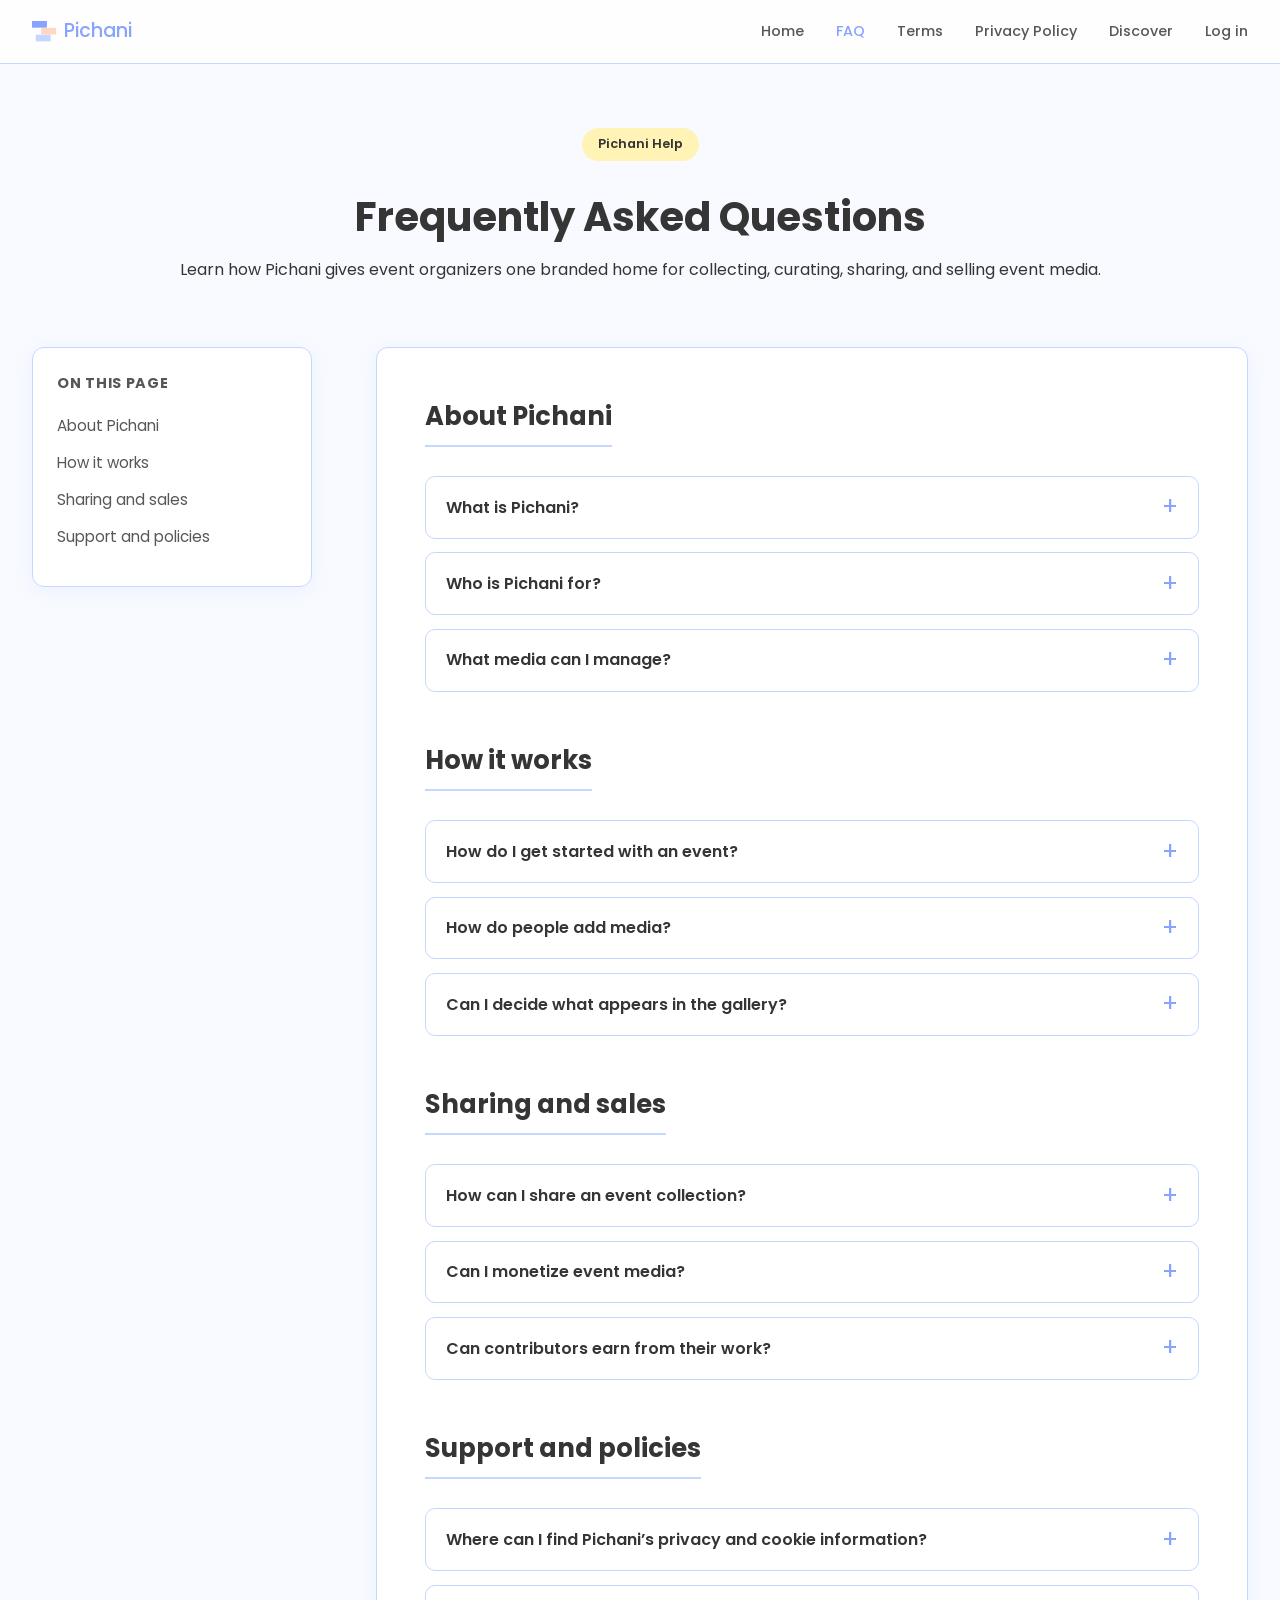
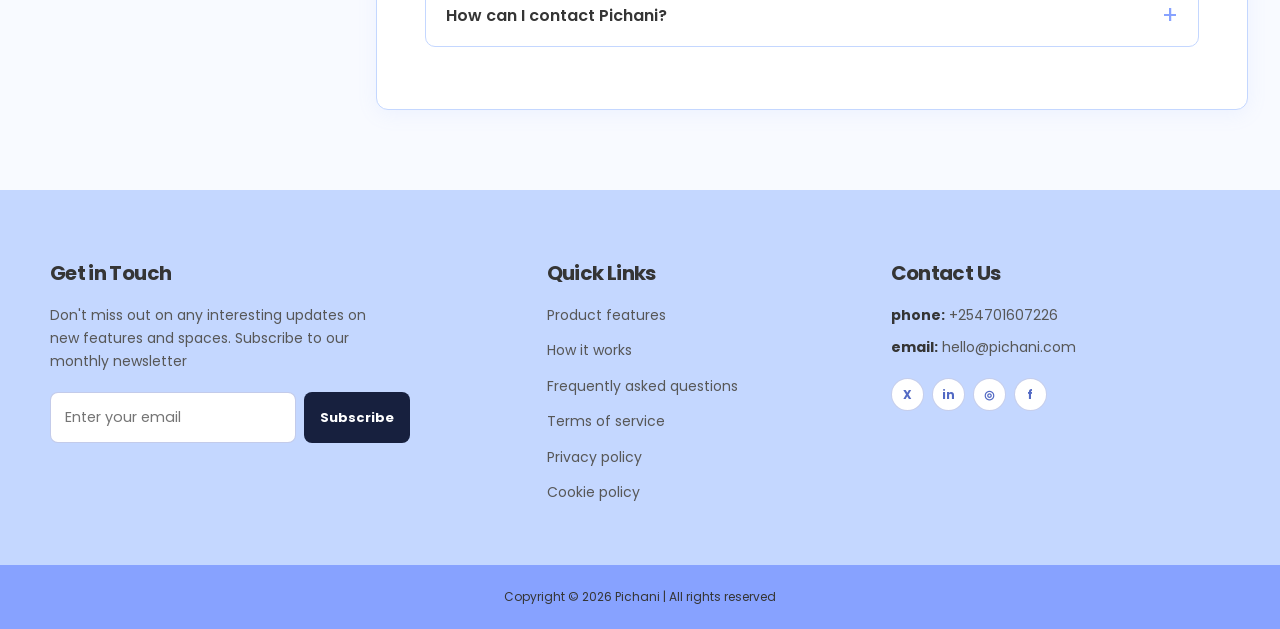
<file: faq.html>
<!DOCTYPE html>
<html lang="en">
<head>
  <meta charset="UTF-8"><meta name="viewport" content="width=device-width, initial-scale=1.0">
  <meta name="description" content="Answers about Pichani, the event media management platform for collecting, curating, sharing, and selling event photos and videos.">
  <link rel="canonical" href="https://www.pichani.com/faq.html">
  <meta property="og:type" content="website"><meta property="og:site_name" content="Pichani"><meta property="og:title" content="Pichani FAQ | Event media management"><meta property="og:description" content="Learn how Pichani helps organizers collect, curate, share, and sell event media."><meta property="og:url" content="https://www.pichani.com/faq.html"><meta property="og:image" content="https://www.pichani.com/assets/images/pichani_spaces.PNG">
  <meta name="twitter:card" content="summary_large_image">
  <link rel="icon" type="image/svg+xml" href="/assets/svg/pichani.svg" />
  <title>Pichani FAQ | Event media management</title>
  <link rel="preconnect" href="https://fonts.googleapis.com"><link rel="preconnect" href="https://fonts.gstatic.com" crossorigin>
  <link rel="stylesheet" href="assets/css/styles.css"><link rel="stylesheet" href="assets/css/footer.css">
  <link href="https://fonts.googleapis.com/css2?family=Poppins:wght@400;500;600;700&display=swap" rel="stylesheet">
</head>
<body>
  <header>
    <div class="container nav-container">
      <a class="logo" href="index.html" aria-label="Pichani home">
        <svg id="Layer_1" data-name="Layer 1" xmlns="http://www.w3.org/2000/svg" viewBox="0 0 566.72 481.68"><defs><style>.cls-1{fill:#87a2ff;}.cls-2{fill:#ffd7c4;}.cls-3{fill:#c4d7ff;}</style></defs><rect class="cls-1" width="352.08" height="157.68"/><rect class="cls-2" x="214.64" y="162" width="352.08" height="157.68"/><rect class="cls-3" x="88.28" y="324" width="352.08" height="157.68"/></svg>
        <span class="logo-name">Pichani</span>
      </a>
      <nav class="nav-links" id="primary-menu" aria-label="Primary navigation">
        <a href="index.html">Home</a>
        <a href="faq.html" class="active">FAQ</a>
        <a href="terms-of-service.html">Terms</a>
        <a href="privacy-policy.html">Privacy Policy</a>
        <a href="https://app.pichani.com/discover">Discover</a>
        <a href="https://app.pichani.com/signin">Log in</a>
      </nav>
      <button class="menu-toggle" type="button" aria-controls="primary-menu" aria-expanded="false" aria-label="Open navigation menu"><span></span><span></span><span></span></button>
    </div>
  </header>

  <main class="container">
    <section class="hero"><span class="badge">Pichani Help</span><h1>Frequently Asked Questions</h1><p>Learn how Pichani gives event organizers one branded home for collecting, curating, sharing, and selling event media.</p></section>
    <div class="policy-layout faq-layout">
      <aside><div class="toc-card"><h3>On this page</h3><ul class="toc-list"><li><a href="#general">About Pichani</a></li><li><a href="#how-it-works">How it works</a></li><li><a href="#sharing-and-sales">Sharing and sales</a></li><li><a href="#support-and-policies">Support and policies</a></li></ul></div></aside>
      <article class="content faq-content" data-accordion>
        <section id="general"><h2>About Pichani</h2><details><summary>What is Pichani?<span>+</span></summary><p>Pichani is event media management software. It gives organizers a branded online space for the photos, videos, and files created around an event.</p></details><details><summary>Who is Pichani for?<span>+</span></summary><p>Pichani is for people organizing events, including festivals, conferences, and private celebrations, who want one place to manage media from their event community.</p></details><details><summary>What media can I manage?<span>+</span></summary><p>Pichani is designed for event photos, videos, and files, which organizers can group into event collections.</p></details></section>
        <section id="how-it-works"><h2>How it works</h2><details><summary>How do I get started with an event?<span>+</span></summary><p>Create a dedicated event space and add the event context and collection structure your audience needs. You can then share the space before or during the event.</p></details><details><summary>How do people add media?<span>+</span></summary><p>Share one link or QR code with photographers, partners, guests, and other contributors so they can add their own photos and videos.</p></details><details><summary>Can I decide what appears in the gallery?<span>+</span></summary><p>Yes. Pichani lets organizers curate uploads and control what is visible before publishing a gallery or collection.</p></details></section>
        <section id="sharing-and-sales"><h2>Sharing and sales</h2><details><summary>How can I share an event collection?<span>+</span></summary><p>Each event can have a permanent, shareable page, giving guests and stakeholders one destination for the event story.</p></details><details><summary>Can I monetize event media?<span>+</span></summary><p>Yes. Depending on the event setup, organizers can offer access to a full album, contribution access, or individual photos and videos for purchase.</p></details><details><summary>Can contributors earn from their work?<span>+</span></summary><p>When a buyer purchases a contributed media item, the contributor can earn from that sale.</p></details></section>
        <section id="support-and-policies"><h2>Support and policies</h2><details><summary>Where can I find Pichani’s privacy and cookie information?<span>+</span></summary><p>Read the <a href="privacy-policy.html">Privacy Policy</a> and <a href="cookie-policy.html">Cookie Policy</a>.</p></details><details><summary>How can I contact Pichani?<span>+</span></summary><p>Email <a href="mailto:hello@pichani.com">hello@pichani.com</a> with questions about Pichani or your event media space.</p></details></section>
      </article>
    </div>
  </main>
  <footer class="site-footer"><div class="footer-main"><div class="footer-wrap"><section class="footer-column"><h3>Get in Touch</h3><p class="newsletter-copy">Don't miss out on any interesting updates on new features and spaces. Subscribe to our monthly newsletter</p><form class="footer-signup" novalidate><input type="email" name="email" placeholder="Enter your email" aria-label="Email address" required><button type="submit">Subscribe</button></form><p class="footer-note" aria-live="polite"></p></section><section class="footer-column"><h3>Quick Links</h3><nav class="footer-links" aria-label="Footer links"><a href="index.html#features">Product features</a><a href="index.html#workflow">How it works</a><a href="faq.html">Frequently asked questions</a><a href="terms-of-service.html">Terms of service</a><a href="privacy-policy.html">Privacy policy</a><a href="cookie-policy.html">Cookie policy</a></nav></section><section class="footer-column"><h3>Contact Us</h3><p class="contact-line"><strong>phone:</strong> +254701607226</p><p class="contact-line"><strong>email:</strong> hello@pichani.com</p><ul class="social-links"><li><a href="https://twitter.com/pichani_app" target="_blank" rel="noopener noreferrer" aria-label="X (Twitter)">X</a></li><li><a href="https://linkedin.com/in/pichani_app" target="_blank" rel="noopener noreferrer" aria-label="LinkedIn">in</a></li><li><a href="https://instagram.com/pichani_app" target="_blank" rel="noopener noreferrer" aria-label="Instagram">◎</a></li><li><a href="https://facebook.com/pichani_app" target="_blank" rel="noopener noreferrer" aria-label="Facebook">f</a></li></ul></section></div></div><div class="footer-bottom"><div class="footer-bottom-wrap"><p>Copyright © 2026 Pichani <span aria-hidden="true">|</span> All rights reserved</p></div></div></footer>
  <script src="assets/js/app.js"></script><script src="assets/js/faq.js"></script><script src="assets/js/footer.js"></script><script src="assets/js/menu.js"></script>
  <script type="application/ld+json">{"@context":"https://schema.org","@type":"FAQPage","mainEntity":[{"@type":"Question","name":"What is Pichani?","acceptedAnswer":{"@type":"Answer","text":"Pichani is event media management software that gives organizers a branded online space for event photos, videos, and files."}},{"@type":"Question","name":"How does Pichani work?","acceptedAnswer":{"@type":"Answer","text":"Organizers create an event space, share a link or QR code for contributors, curate incoming media, and publish or sell selected collections and items."}},{"@type":"Question","name":"Can I monetize event media?","acceptedAnswer":{"@type":"Answer","text":"Depending on the event setup, organizers can offer full-album access, contribution access, or individual photos and videos for purchase."}}]}</script>
</body>
</html>
</file>
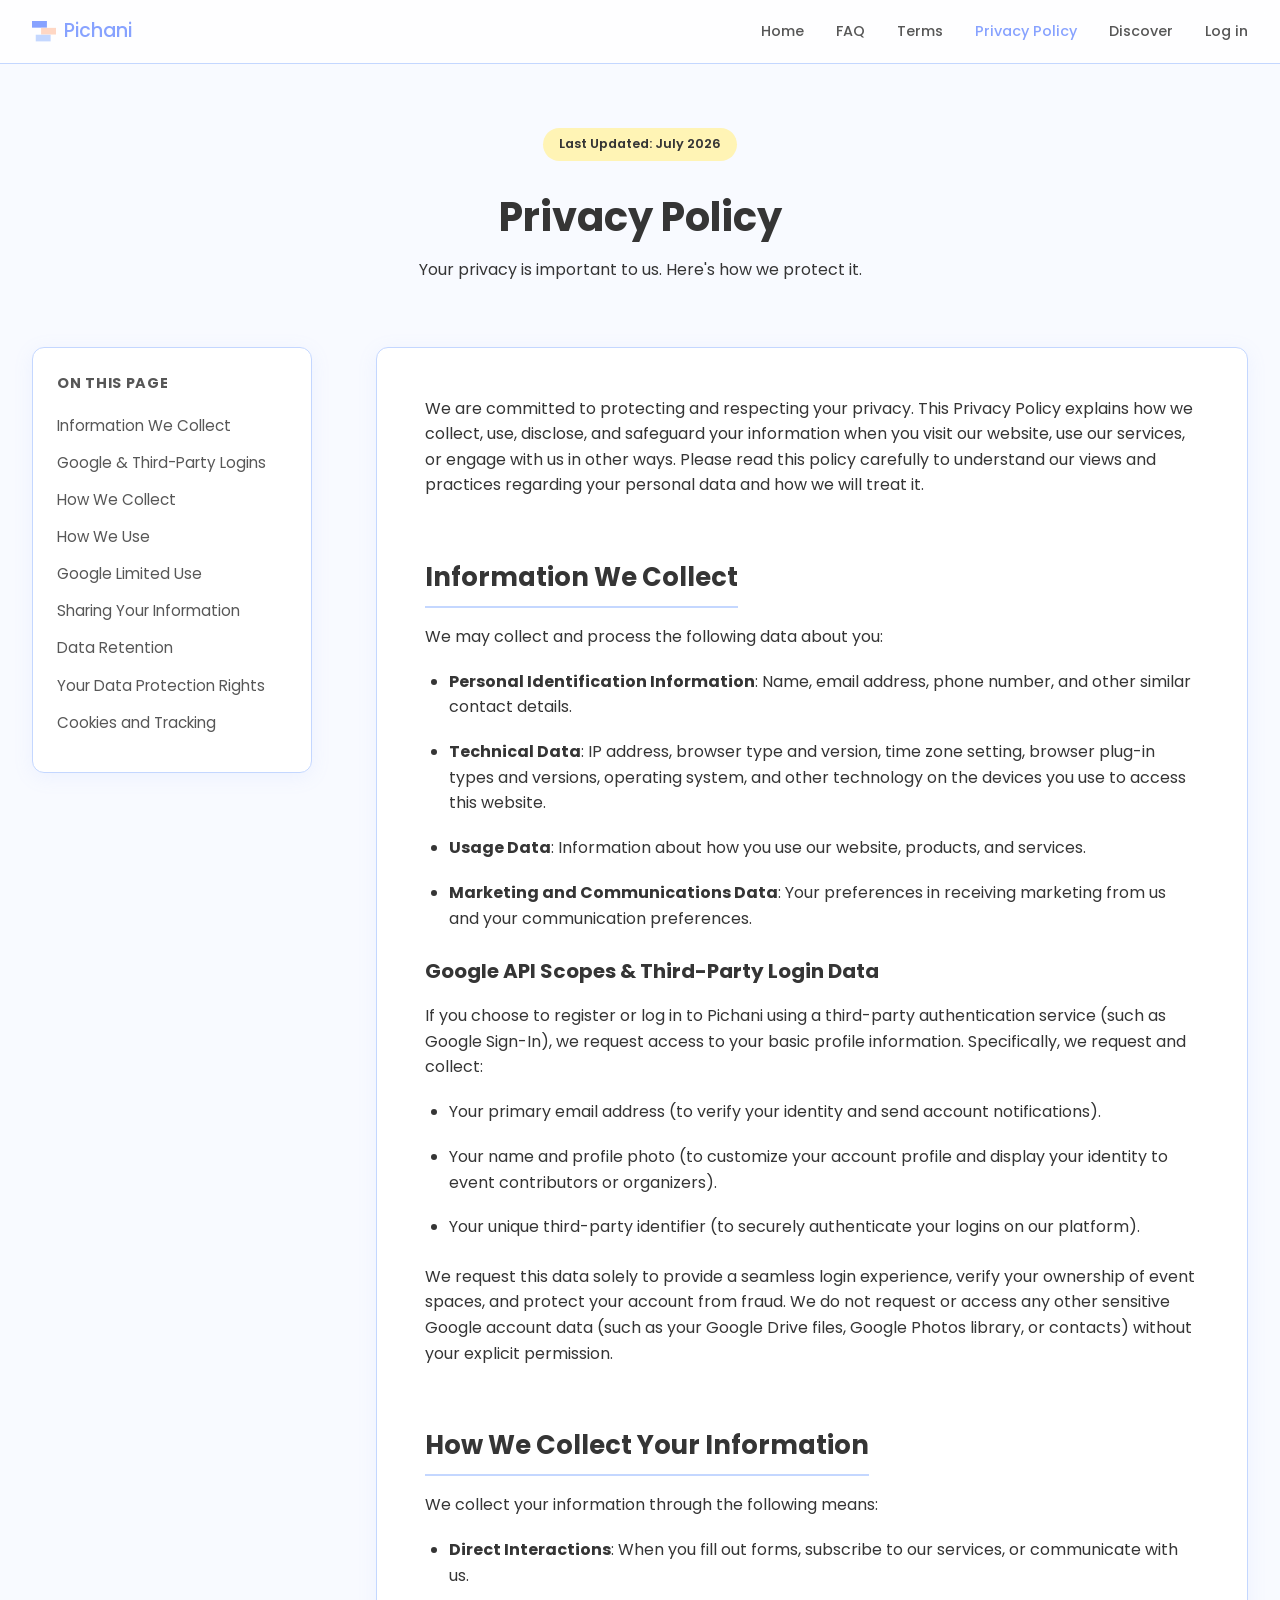
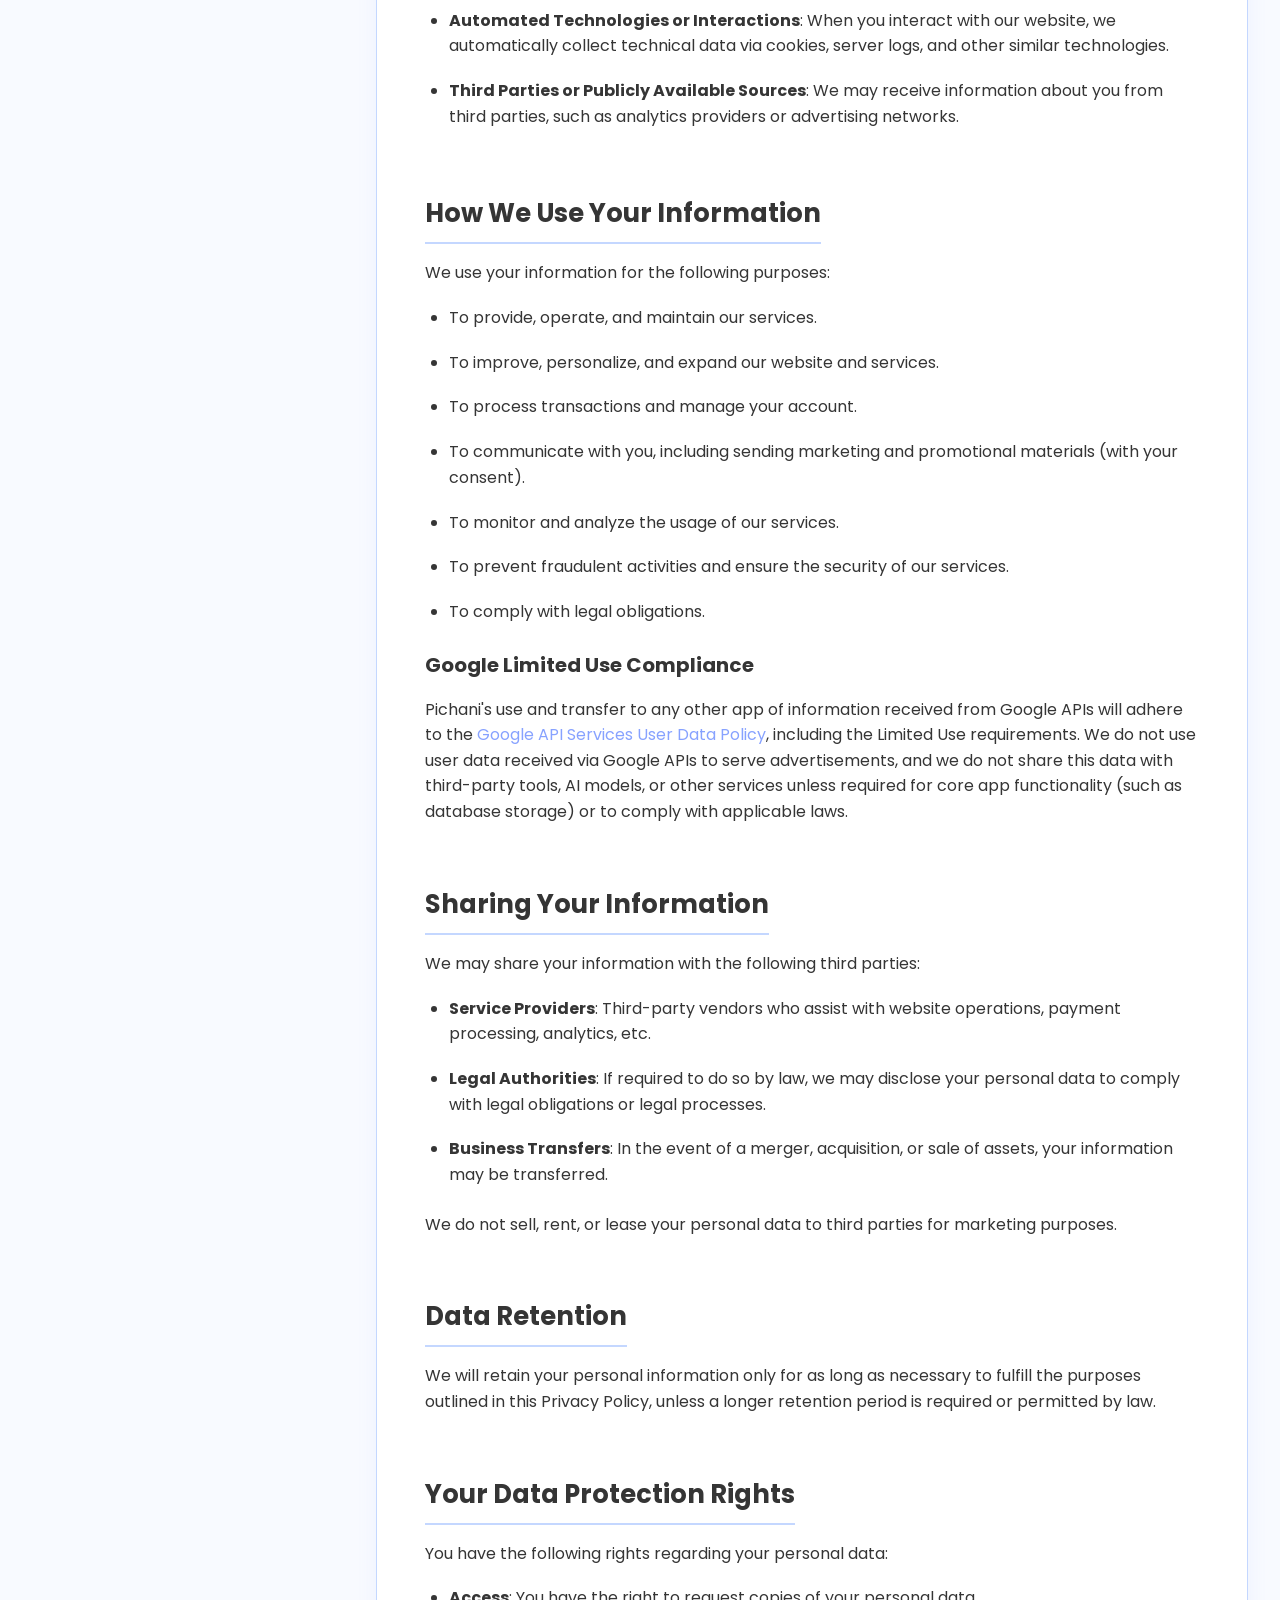
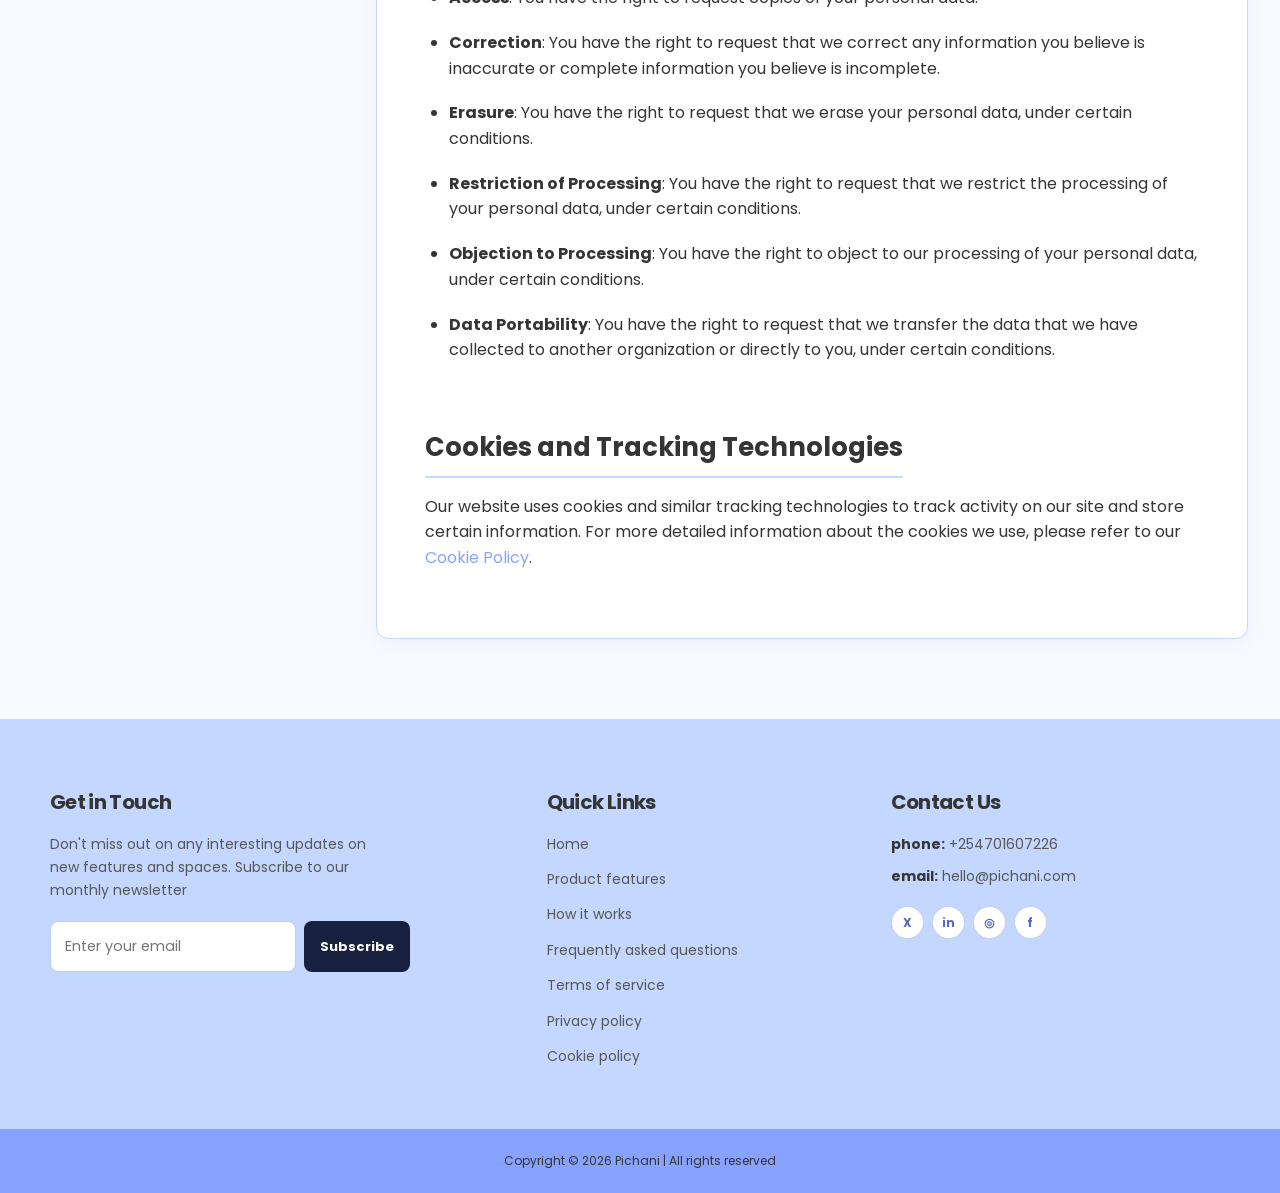
<file: privacy-policy.html>
<!DOCTYPE html>
<html lang="en">
<head>
    <meta charset="UTF-8">
    <meta name="viewport" content="width=device-width, initial-scale=1.0">
    <meta name="description" content="Pichani's Privacy Policy for its event media management website and services.">
    <link rel="canonical" href="https://www.pichani.com/privacy-policy.html">
    <meta property="og:type" content="website"><meta property="og:site_name" content="Pichani"><meta property="og:title" content="Privacy Policy | Pichani"><meta property="og:description" content="Pichani's Privacy Policy for its event media management website and services."><meta property="og:url" content="https://www.pichani.com/privacy-policy.html">
    <meta name="twitter:card" content="summary">
    <meta name="twitter:title" content="Privacy Policy | Pichani">
    <meta name="twitter:description" content="Pichani's Privacy Policy for its event media management website and services.">
    <link rel="icon" type="image/svg+xml" href="/assets/svg/pichani.svg" />
    <title>Privacy Policy | Pichani</title>
    <link rel="preconnect" href="https://fonts.googleapis.com">
    <link rel="preconnect" href="https://fonts.gstatic.com" crossorigin>
    <link href="https://fonts.googleapis.com/css2?family=Poppins:wght@400;500;600;700&display=swap" rel="stylesheet">
    <link rel="stylesheet" href="assets/css/styles.css">
    <link rel="stylesheet" href="assets/css/footer.css">
</head>
<body>
    <header>
        <div class="container nav-container">
          <a class="logo" href="index.html" aria-label="Pichani home">
            <svg id="Layer_1" data-name="Layer 1" xmlns="http://www.w3.org/2000/svg" viewBox="0 0 566.72 481.68"><defs><style>.cls-1{fill:#87a2ff;}.cls-2{fill:#ffd7c4;}.cls-3{fill:#c4d7ff;}</style></defs><rect class="cls-1" width="352.08" height="157.68"/><rect class="cls-2" x="214.64" y="162" width="352.08" height="157.68"/><rect class="cls-3" x="88.28" y="324" width="352.08" height="157.68"/></svg>
            <span class="logo-name">Pichani</span>
        </a>
        <nav class="nav-links" id="primary-menu" aria-label="Primary navigation">
            <a href="index.html">Home</a>
            <a href="faq.html">FAQ</a>
            <a href="terms-of-service.html">Terms</a>
            <a href="privacy-policy.html" class="active">Privacy Policy</a>
            <a href="https://app.pichani.com/discover">Discover</a>
            <a href="https://app.pichani.com/signin">Log in</a>
        </nav>
        <button class="menu-toggle" type="button" aria-controls="primary-menu" aria-expanded="false" aria-label="Open navigation menu"><span></span><span></span><span></span></button>
        </div>
    </header>

    <main class="container">
        <section class="hero">
            <span class="badge">Last Updated: July 2026</span>
            <h1>Privacy Policy</h1>
            <p>Your privacy is important to us. Here's how we protect it.</p>
        </section>

        <div class="policy-layout">
            <aside>
                <div class="toc-card">
                    <h3>On this page</h3>
                    <ul class="toc-list">
                        <li><a href="#information-we-collect">Information We Collect</a></li>
                        <li><a href="#third-party-data">Google &amp; Third-Party Logins</a></li>
                        <li><a href="#how-we-collect">How We Collect</a></li>
                        <li><a href="#how-we-use">How We Use</a></li>
                        <li><a href="#google-limited-use">Google Limited Use</a></li>
                        <li><a href="#sharing">Sharing Your Information</a></li>
                        <li><a href="#data-retention">Data Retention</a></li>
                        <li><a href="#your-rights">Your Data Protection Rights</a></li>
                        <li><a href="#cookies">Cookies and Tracking</a></li>
                    </ul>
                </div>
            </aside>

            <article class="content">
                <p>We are committed to protecting and respecting your privacy. This Privacy Policy explains how we collect, use, disclose, and safeguard your information when you visit our website, use our services, or engage with us in other ways. Please read this policy carefully to understand our views and practices regarding your personal data and how we will treat it.</p>

                <h2 id="information-we-collect">Information We Collect</h2>
                <p>We may collect and process the following data about you:</p>
                <ul>
                    <li><strong>Personal Identification Information</strong>: Name, email address, phone number, and other similar contact details.</li>
                    <li><strong>Technical Data</strong>: IP address, browser type and version, time zone setting, browser plug-in types and versions, operating system, and other technology on the devices you use to access this website.</li>
                    <li><strong>Usage Data</strong>: Information about how you use our website, products, and services.</li>
                    <li><strong>Marketing and Communications Data</strong>: Your preferences in receiving marketing from us and your communication preferences.</li>
                </ul>

                <h3 id="third-party-data" style="margin-top: 1.5rem; font-size: 1.25rem;">Google API Scopes &amp; Third-Party Login Data</h3>
                <p>If you choose to register or log in to Pichani using a third-party authentication service (such as Google Sign-In), we request access to your basic profile information. Specifically, we request and collect:</p>
                <ul>
                    <li>Your primary email address (to verify your identity and send account notifications).</li>
                    <li>Your name and profile photo (to customize your account profile and display your identity to event contributors or organizers).</li>
                    <li>Your unique third-party identifier (to securely authenticate your logins on our platform).</li>
                </ul>
                <p>We request this data solely to provide a seamless login experience, verify your ownership of event spaces, and protect your account from fraud. We do not request or access any other sensitive Google account data (such as your Google Drive files, Google Photos library, or contacts) without your explicit permission.</p>

                <h2 id="how-we-collect">How We Collect Your Information</h2>
                <p>We collect your information through the following means:</p>
                <ul>
                    <li><strong>Direct Interactions</strong>: When you fill out forms, subscribe to our services, or communicate with us.</li>
                    <li><strong>Automated Technologies or Interactions</strong>: When you interact with our website, we automatically collect technical data via cookies, server logs, and other similar technologies.</li>
                    <li><strong>Third Parties or Publicly Available Sources</strong>: We may receive information about you from third parties, such as analytics providers or advertising networks.</li>
                </ul>

                <h2 id="how-we-use">How We Use Your Information</h2>
                <p>We use your information for the following purposes:</p>
                <ul>
                    <li>To provide, operate, and maintain our services.</li>
                    <li>To improve, personalize, and expand our website and services.</li>
                    <li>To process transactions and manage your account.</li>
                    <li>To communicate with you, including sending marketing and promotional materials (with your consent).</li>
                    <li>To monitor and analyze the usage of our services.</li>
                    <li>To prevent fraudulent activities and ensure the security of our services.</li>
                    <li>To comply with legal obligations.</li>
                </ul>

                <h3 id="google-limited-use" style="margin-top: 1.5rem; font-size: 1.25rem;">Google Limited Use Compliance</h3>
                <p>Pichani's use and transfer to any other app of information received from Google APIs will adhere to the <a href="https://developers.google.com/terms/api-services-user-data-policy" target="_blank" rel="noopener noreferrer">Google API Services User Data Policy</a>, including the Limited Use requirements. We do not use user data received via Google APIs to serve advertisements, and we do not share this data with third-party tools, AI models, or other services unless required for core app functionality (such as database storage) or to comply with applicable laws.</p>

                <h2 id="sharing">Sharing Your Information</h2>
                <p>We may share your information with the following third parties:</p>
                <ul>
                    <li><strong>Service Providers</strong>: Third-party vendors who assist with website operations, payment processing, analytics, etc.</li>
                    <li><strong>Legal Authorities</strong>: If required to do so by law, we may disclose your personal data to comply with legal obligations or legal processes.</li>
                    <li><strong>Business Transfers</strong>: In the event of a merger, acquisition, or sale of assets, your information may be transferred.</li>
                </ul>
                <p>We do not sell, rent, or lease your personal data to third parties for marketing purposes.</p>

                <h2 id="data-retention">Data Retention</h2>
                <p>We will retain your personal information only for as long as necessary to fulfill the purposes outlined in this Privacy Policy, unless a longer retention period is required or permitted by law.</p>

                <h2 id="your-rights">Your Data Protection Rights</h2>
                <p>You have the following rights regarding your personal data:</p>
                <ul>
                    <li><strong>Access</strong>: You have the right to request copies of your personal data.</li>
                    <li><strong>Correction</strong>: You have the right to request that we correct any information you believe is inaccurate or complete information you believe is incomplete.</li>
                    <li><strong>Erasure</strong>: You have the right to request that we erase your personal data, under certain conditions.</li>
                    <li><strong>Restriction of Processing</strong>: You have the right to request that we restrict the processing of your personal data, under certain conditions.</li>
                    <li><strong>Objection to Processing</strong>: You have the right to object to our processing of your personal data, under certain conditions.</li>
                    <li><strong>Data Portability</strong>: You have the right to request that we transfer the data that we have collected to another organization or directly to you, under certain conditions.</li>
                </ul>

                <h2 id="cookies">Cookies and Tracking Technologies</h2>
                <p>Our website uses cookies and similar tracking technologies to track activity on our site and store certain information. For more detailed information about the cookies we use, please refer to our <a href="cookie-policy.html">Cookie Policy</a>.</p>
            </article>
        </div>
    </main>

    <footer class="site-footer"><div class="footer-main"><div class="footer-wrap"><section class="footer-column"><h3>Get in Touch</h3><p class="newsletter-copy">Don't miss out on any interesting updates on new features and spaces. Subscribe to our monthly newsletter</p><form class="footer-signup" novalidate><input type="email" name="email" placeholder="Enter your email" aria-label="Email address" required><button type="submit">Subscribe</button></form><p class="footer-note" aria-live="polite"></p></section><section class="footer-column"><h3>Quick Links</h3><nav class="footer-links" aria-label="Footer links"><a href="index.html">Home</a><a href="index.html#features">Product features</a><a href="index.html#workflow">How it works</a><a href="faq.html">Frequently asked questions</a><a href="terms-of-service.html">Terms of service</a><a href="privacy-policy.html">Privacy policy</a><a href="cookie-policy.html">Cookie policy</a></nav></section><section class="footer-column"><h3>Contact Us</h3><p class="contact-line"><strong>phone:</strong> +254701607226</p><p class="contact-line"><strong>email:</strong> hello@pichani.com</p><ul class="social-links"><li><a href="https://twitter.com/pichani_app" target="_blank" rel="noopener noreferrer" aria-label="X (Twitter)">X</a></li><li><a href="https://linkedin.com/in/pichani_app" target="_blank" rel="noopener noreferrer" aria-label="LinkedIn">in</a></li><li><a href="https://instagram.com/pichani_app" target="_blank" rel="noopener noreferrer" aria-label="Instagram">◎</a></li><li><a href="https://facebook.com/pichani_app" target="_blank" rel="noopener noreferrer" aria-label="Facebook">f</a></li></ul></section></div></div><div class="footer-bottom"><div class="footer-bottom-wrap"><p>Copyright © 2026 Pichani <span aria-hidden="true">|</span> All rights reserved</p></div></div></footer>

    <script src="assets/js/app.js"></script>
    <script src="assets/js/footer.js"></script>
    <script src="assets/js/menu.js"></script>
</body>
</html>
</file>
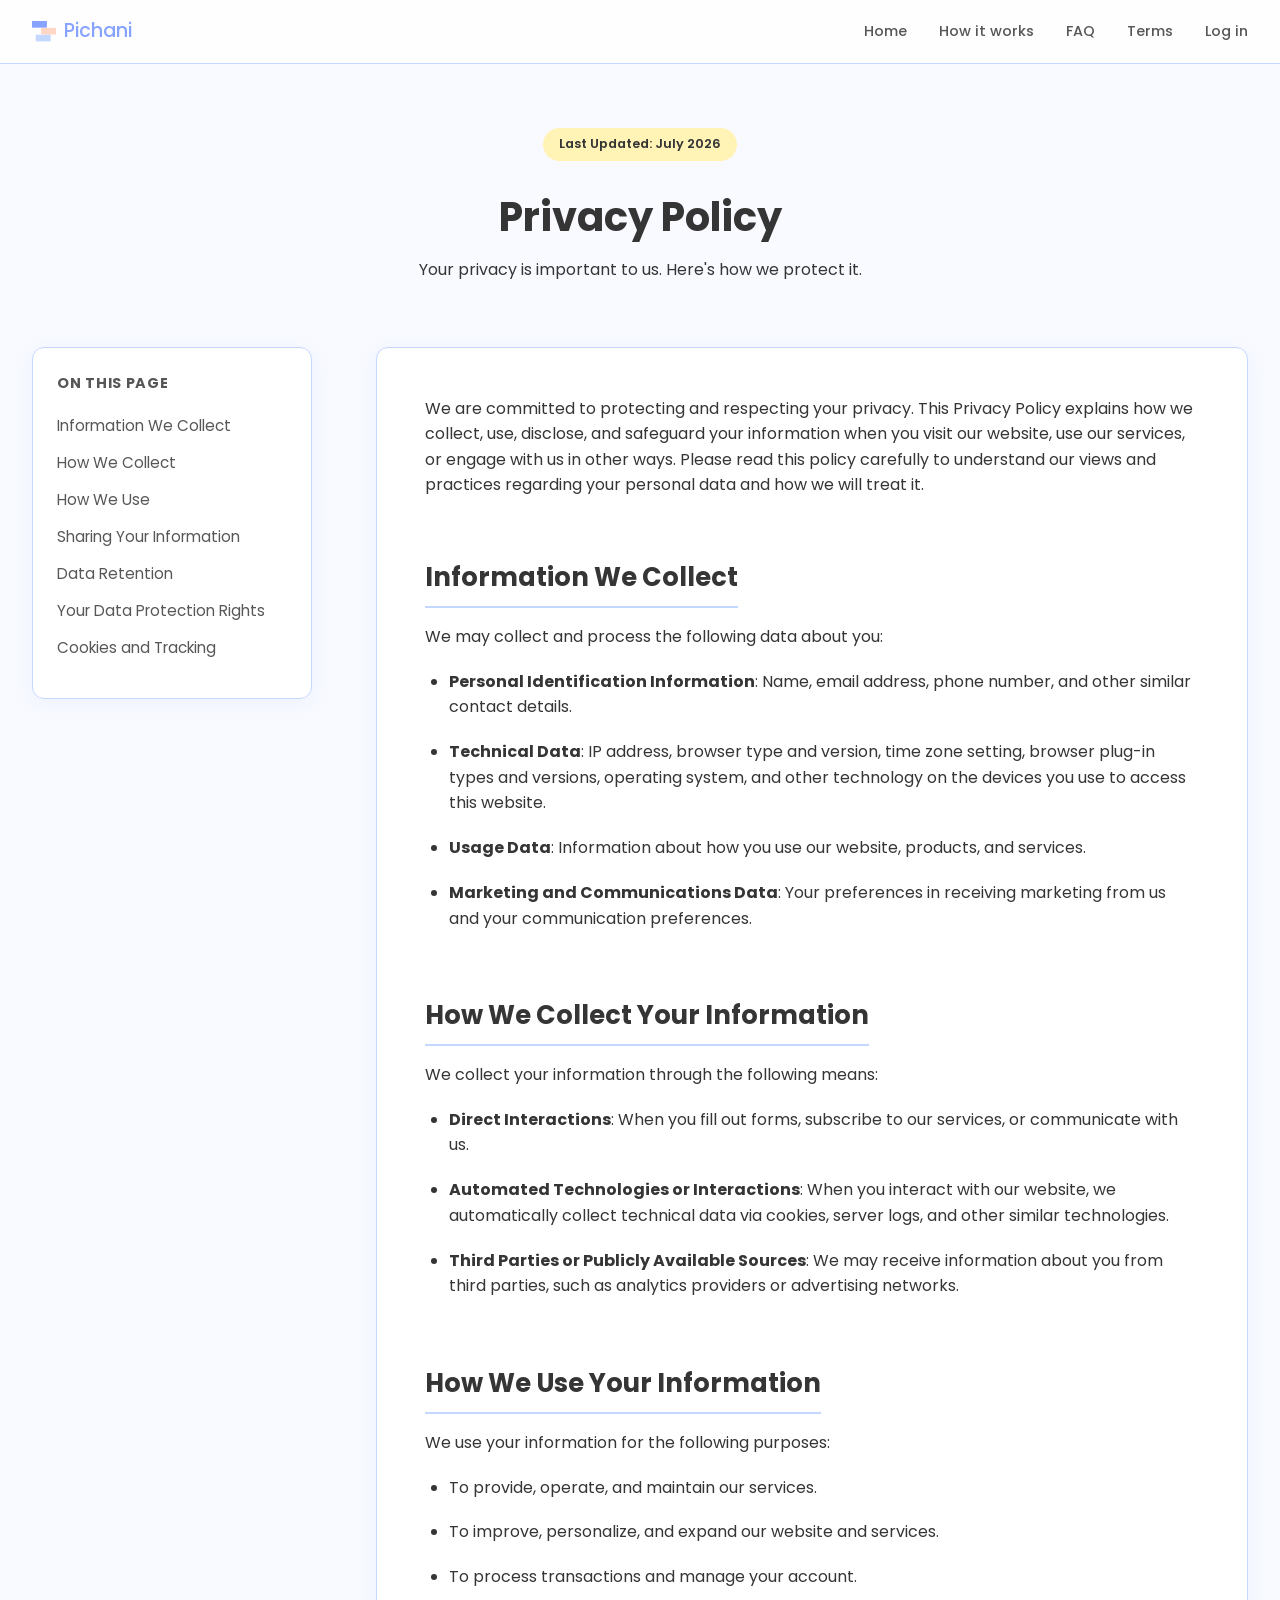
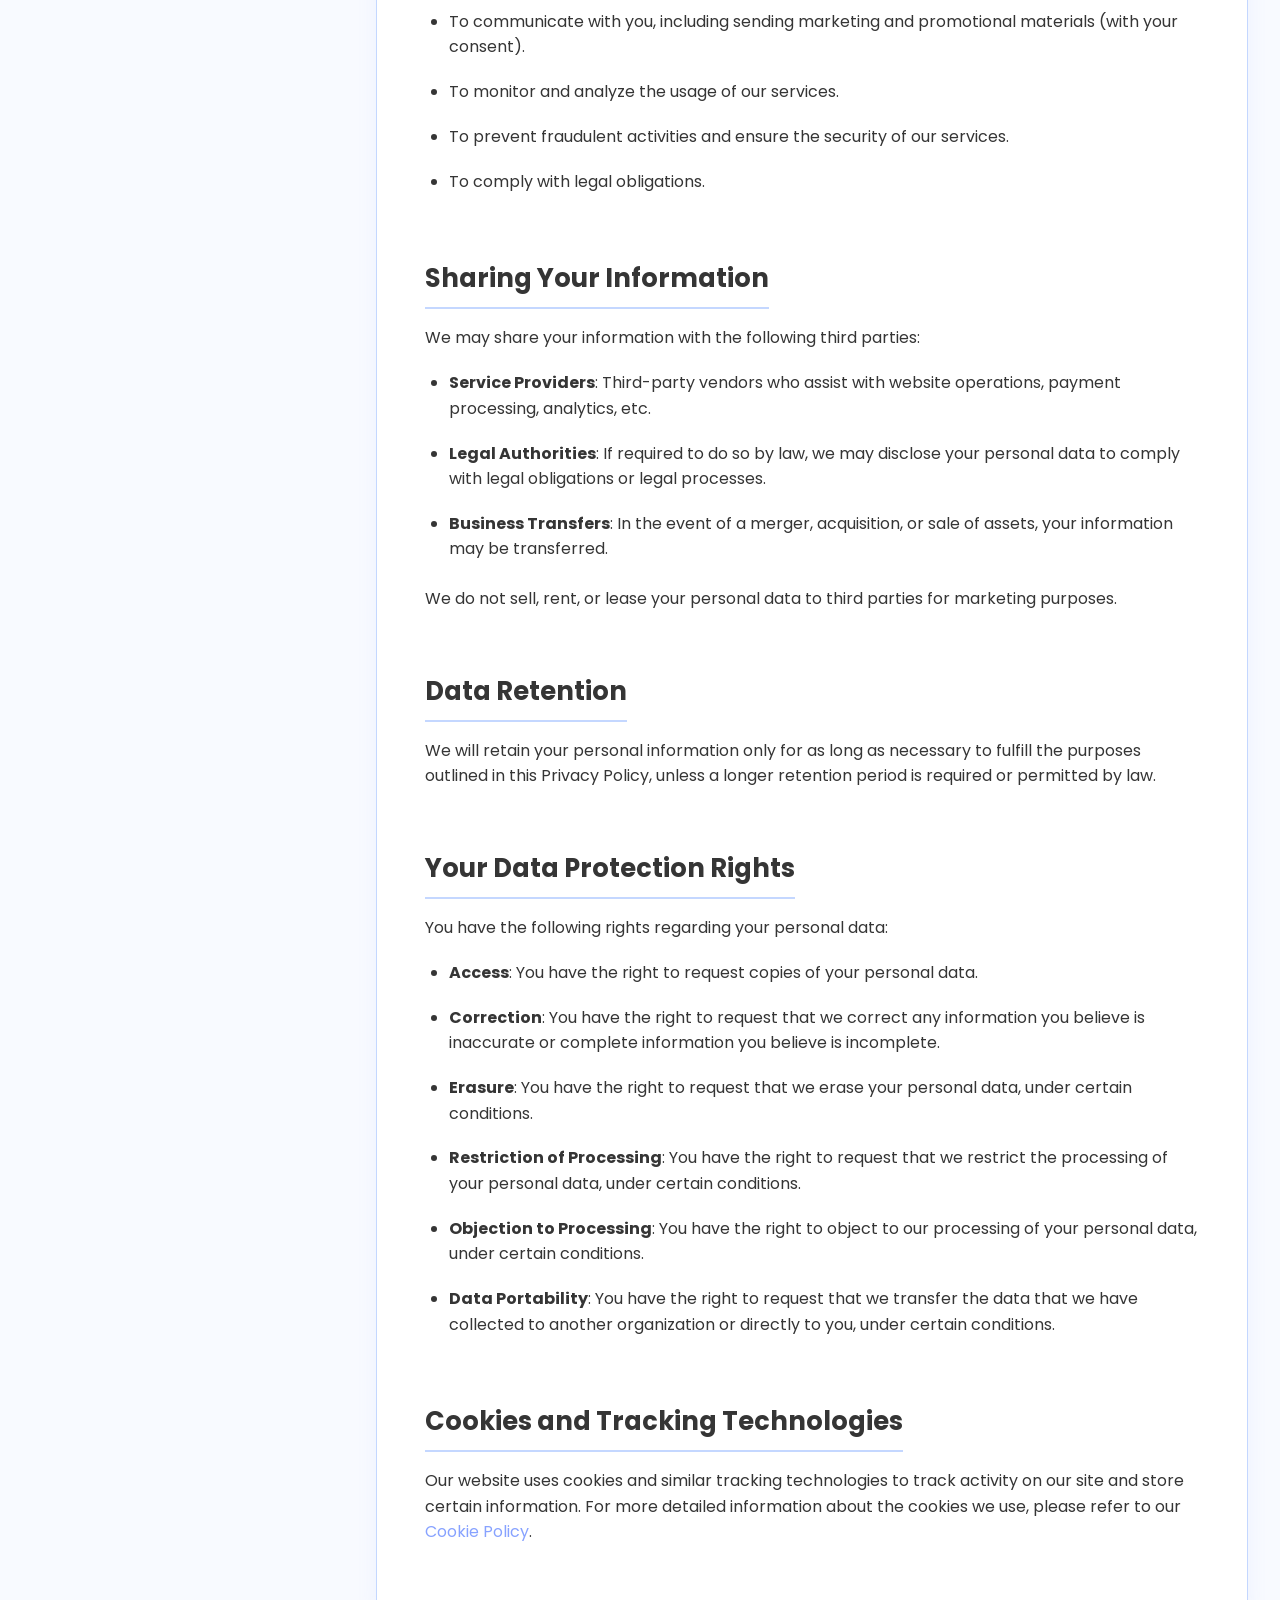
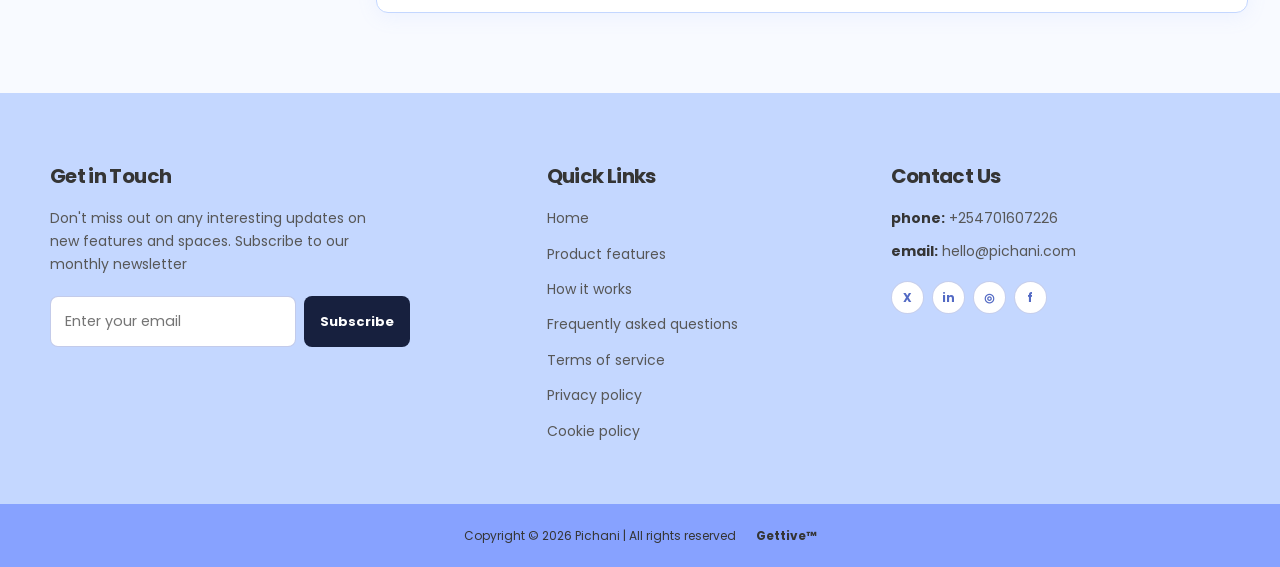
<file: privacy_policy.html>
<!DOCTYPE html>
<html lang="en">
<head>
    <meta charset="UTF-8">
    <meta name="viewport" content="width=device-width, initial-scale=1.0">
    <meta name="description" content="Pichani's Privacy Policy for its event media management website and services.">
    <link rel="canonical" href="https://www.pichani.com/privacy_policy.html">
    <meta property="og:type" content="website"><meta property="og:site_name" content="Pichani"><meta property="og:title" content="Privacy Policy | Pichani"><meta property="og:description" content="Pichani's Privacy Policy for its event media management website and services."><meta property="og:url" content="https://www.pichani.com/privacy_policy.html">
    <meta name="twitter:card" content="summary">
    <meta name="twitter:title" content="Privacy Policy | Pichani">
    <meta name="twitter:description" content="Pichani's Privacy Policy for its event media management website and services.">
    <link rel="icon" type="image/svg+xml" href="/assets/svg/pichani.svg" />
    <title>Privacy Policy | Pichani</title>
    <link rel="preconnect" href="https://fonts.googleapis.com">
    <link rel="preconnect" href="https://fonts.gstatic.com" crossorigin>
    <link href="https://fonts.googleapis.com/css2?family=Inter:wght@400;500;600&family=Plus+Jakarta+Sans:wght@500;700;800&display=swap" rel="stylesheet">
    <link href="https://fonts.googleapis.com/css2?family=Poppins:wght@400;500;600;700&display=swap" rel="stylesheet">
    <link rel="stylesheet" href="assets/css/styles.css">
    <link rel="stylesheet" href="assets/css/footer.css">
</head>
<body>
    <header>
        <div class="container nav-container">
            <a class="logo" href="index.html" aria-label="Pichani home">
                <svg id="Layer_1" data-name="Layer 1" xmlns="http://www.w3.org/2000/svg" viewBox="0 0 566.72 481.68"><defs><style>.cls-1{fill:#87a2ff;}.cls-2{fill:#ffd7c4;}.cls-3{fill:#c4d7ff;}</style></defs><rect class="cls-1" width="352.08" height="157.68"/><rect class="cls-2" x="214.64" y="162" width="352.08" height="157.68"/><rect class="cls-3" x="88.28" y="324" width="352.08" height="157.68"/></svg>
                <span class="logo-name">Pichani</span>
              </a>
            <nav class="nav-links" id="primary-menu" aria-label="Primary navigation">
                <a href="index.html">Home</a>
                <a href="index.html#workflow">How it works</a>
                <a href="faq.html">FAQ</a>
                <a href="terms_of_service.html">Terms</a>
                <a href="https://app.pichani.com/signin">Log in</a>
            </nav>
            <button class="menu-toggle" type="button" aria-controls="primary-menu" aria-expanded="false" aria-label="Open navigation menu"><span></span><span></span><span></span></button>
        </div>
    </header>

    <main class="container">
        <section class="hero">
            <span class="badge">Last Updated: July 2026</span>
            <h1>Privacy Policy</h1>
            <p>Your privacy is important to us. Here's how we protect it.</p>
        </section>

        <div class="policy-layout">
            <aside>
                <div class="toc-card">
                    <h3>On this page</h3>
                    <ul class="toc-list">
                        <li><a href="#information-we-collect">Information We Collect</a></li>
                        <li><a href="#how-we-collect">How We Collect</a></li>
                        <li><a href="#how-we-use">How We Use</a></li>
                        <li><a href="#sharing">Sharing Your Information</a></li>
                        <li><a href="#data-retention">Data Retention</a></li>
                        <li><a href="#your-rights">Your Data Protection Rights</a></li>
                        <li><a href="#cookies">Cookies and Tracking</a></li>
                    </ul>
                </div>
            </aside>

            <article class="content">
                <p>We are committed to protecting and respecting your privacy. This Privacy Policy explains how we collect, use, disclose, and safeguard your information when you visit our website, use our services, or engage with us in other ways. Please read this policy carefully to understand our views and practices regarding your personal data and how we will treat it.</p>

                <h2 id="information-we-collect">Information We Collect</h2>
                <p>We may collect and process the following data about you:</p>
                <ul>
                    <li><strong>Personal Identification Information</strong>: Name, email address, phone number, and other similar contact details.</li>
                    <li><strong>Technical Data</strong>: IP address, browser type and version, time zone setting, browser plug-in types and versions, operating system, and other technology on the devices you use to access this website.</li>
                    <li><strong>Usage Data</strong>: Information about how you use our website, products, and services.</li>
                    <li><strong>Marketing and Communications Data</strong>: Your preferences in receiving marketing from us and your communication preferences.</li>
                </ul>

                <h2 id="how-we-collect">How We Collect Your Information</h2>
                <p>We collect your information through the following means:</p>
                <ul>
                    <li><strong>Direct Interactions</strong>: When you fill out forms, subscribe to our services, or communicate with us.</li>
                    <li><strong>Automated Technologies or Interactions</strong>: When you interact with our website, we automatically collect technical data via cookies, server logs, and other similar technologies.</li>
                    <li><strong>Third Parties or Publicly Available Sources</strong>: We may receive information about you from third parties, such as analytics providers or advertising networks.</li>
                </ul>

                <h2 id="how-we-use">How We Use Your Information</h2>
                <p>We use your information for the following purposes:</p>
                <ul>
                    <li>To provide, operate, and maintain our services.</li>
                    <li>To improve, personalize, and expand our website and services.</li>
                    <li>To process transactions and manage your account.</li>
                    <li>To communicate with you, including sending marketing and promotional materials (with your consent).</li>
                    <li>To monitor and analyze the usage of our services.</li>
                    <li>To prevent fraudulent activities and ensure the security of our services.</li>
                    <li>To comply with legal obligations.</li>
                </ul>

                <h2 id="sharing">Sharing Your Information</h2>
                <p>We may share your information with the following third parties:</p>
                <ul>
                    <li><strong>Service Providers</strong>: Third-party vendors who assist with website operations, payment processing, analytics, etc.</li>
                    <li><strong>Legal Authorities</strong>: If required to do so by law, we may disclose your personal data to comply with legal obligations or legal processes.</li>
                    <li><strong>Business Transfers</strong>: In the event of a merger, acquisition, or sale of assets, your information may be transferred.</li>
                </ul>
                <p>We do not sell, rent, or lease your personal data to third parties for marketing purposes.</p>

                <h2 id="data-retention">Data Retention</h2>
                <p>We will retain your personal information only for as long as necessary to fulfill the purposes outlined in this Privacy Policy, unless a longer retention period is required or permitted by law.</p>

                <h2 id="your-rights">Your Data Protection Rights</h2>
                <p>You have the following rights regarding your personal data:</p>
                <ul>
                    <li><strong>Access</strong>: You have the right to request copies of your personal data.</li>
                    <li><strong>Correction</strong>: You have the right to request that we correct any information you believe is inaccurate or complete information you believe is incomplete.</li>
                    <li><strong>Erasure</strong>: You have the right to request that we erase your personal data, under certain conditions.</li>
                    <li><strong>Restriction of Processing</strong>: You have the right to request that we restrict the processing of your personal data, under certain conditions.</li>
                    <li><strong>Objection to Processing</strong>: You have the right to object to our processing of your personal data, under certain conditions.</li>
                    <li><strong>Data Portability</strong>: You have the right to request that we transfer the data that we have collected to another organization or directly to you, under certain conditions.</li>
                </ul>

                <h2 id="cookies">Cookies and Tracking Technologies</h2>
                <p>Our website uses cookies and similar tracking technologies to track activity on our site and store certain information. For more detailed information about the cookies we use, please refer to our <a href="cookie_policy.html">Cookie Policy</a>.</p>
            </article>
        </div>
    </main>

    <footer class="site-footer"><div class="footer-main"><div class="footer-wrap"><section class="footer-column"><h3>Get in Touch</h3><p class="newsletter-copy">Don't miss out on any interesting updates on new features and spaces. Subscribe to our monthly newsletter</p><form class="footer-signup" novalidate><input type="email" name="email" placeholder="Enter your email" aria-label="Email address" required><button type="submit">Subscribe</button></form><p class="footer-note" aria-live="polite"></p></section><section class="footer-column"><h3>Quick Links</h3><nav class="footer-links" aria-label="Footer links"><a href="index.html">Home</a><a href="index.html#features">Product features</a><a href="index.html#workflow">How it works</a><a href="faq.html">Frequently asked questions</a><a href="terms_of_service.html">Terms of service</a><a href="privacy_policy.html">Privacy policy</a><a href="cookie_policy.html">Cookie policy</a></nav></section><section class="footer-column"><h3>Contact Us</h3><p class="contact-line"><strong>phone:</strong> +254701607226</p><p class="contact-line"><strong>email:</strong> hello@pichani.com</p><ul class="social-links"><li><a href="https://twitter.com/pichani_app" target="_blank" rel="noopener noreferrer" aria-label="X (Twitter)">X</a></li><li><a href="https://linkedin.com/in/pichani_app" target="_blank" rel="noopener noreferrer" aria-label="LinkedIn">in</a></li><li><a href="https://instagram.com/pichani_app" target="_blank" rel="noopener noreferrer" aria-label="Instagram">◎</a></li><li><a href="https://facebook.com/pichani_app" target="_blank" rel="noopener noreferrer" aria-label="Facebook">f</a></li></ul></section></div></div><div class="footer-bottom"><div class="footer-bottom-wrap"><p>Copyright © 2026 Pichani <span aria-hidden="true">|</span> All rights reserved</p><a class="footer-credit" href="https://www.gettive.com" target="_blank" rel="noopener noreferrer">Gettive™</a></div></div></footer>

    <script src="assets/js/app.js"></script>
    <script src="assets/js/footer.js"></script>
    <script src="assets/js/menu.js"></script>
</body>
</html>
</file>
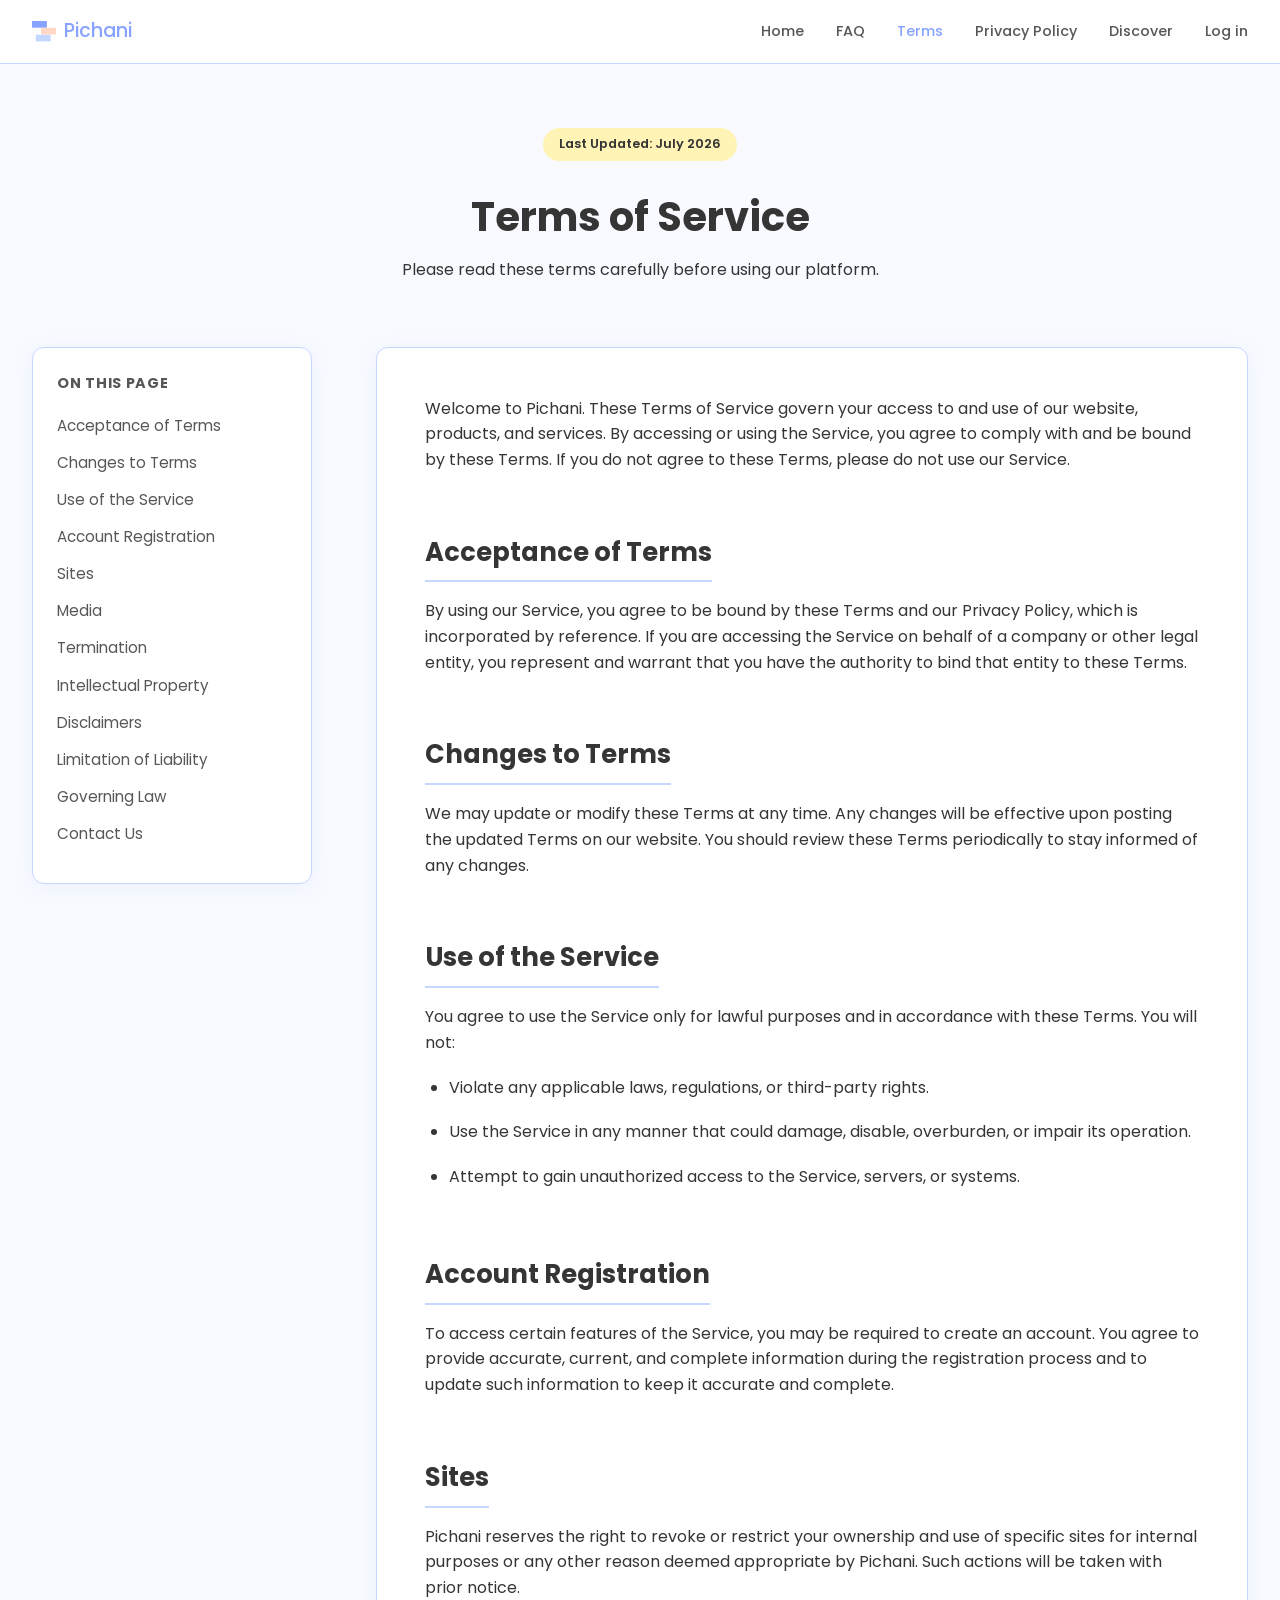
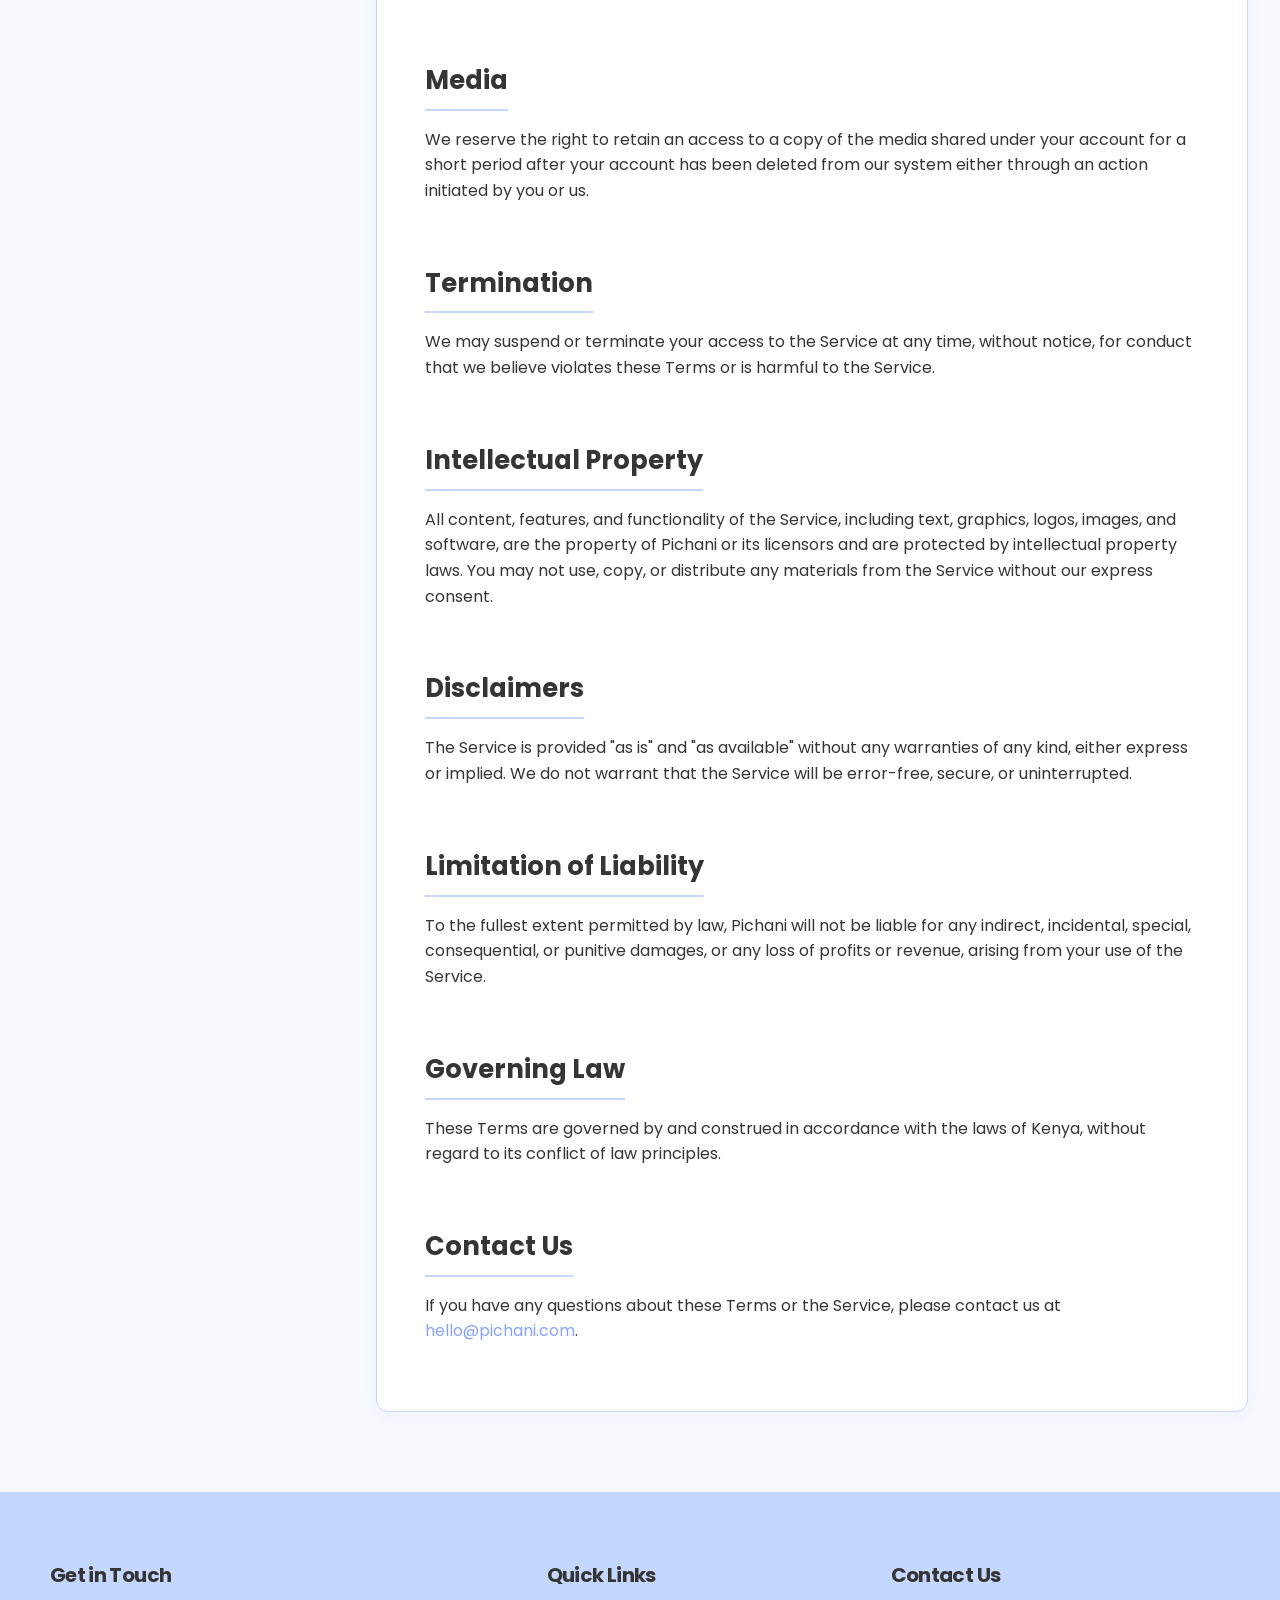
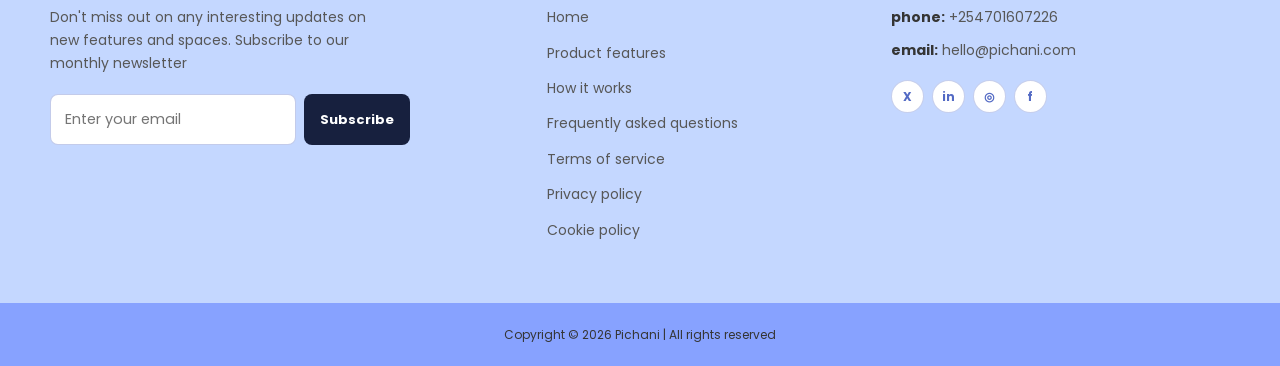
<file: terms-of-service.html>
<!DOCTYPE html>
<html lang="en">
<head>
    <meta charset="UTF-8">
    <meta name="viewport" content="width=device-width, initial-scale=1.0">
    <meta name="description" content="Pichani's Terms of Service for its event media management website and services.">
    <link rel="canonical" href="https://www.pichani.com/terms-of-service.html">
    <meta property="og:type" content="website"><meta property="og:site_name" content="Pichani"><meta property="og:title" content="Terms of Service | Pichani"><meta property="og:description" content="Pichani's Terms of Service for its event media management website and services."><meta property="og:url" content="https://www.pichani.com/terms-of-service.html">
    <meta name="twitter:card" content="summary">
    <meta name="twitter:title" content="Terms of Service | Pichani">
    <meta name="twitter:description" content="Pichani's Terms of Service for its event media management website and services.">
    <link rel="icon" type="image/svg+xml" href="/assets/svg/pichani.svg" />
    <title>Terms of Service | Pichani</title>
    <link rel="preconnect" href="https://fonts.googleapis.com">
    <link rel="preconnect" href="https://fonts.gstatic.com" crossorigin>
    <link href="https://fonts.googleapis.com/css2?family=Poppins:wght@400;500;600;700&display=swap" rel="stylesheet">
    <link rel="stylesheet" href="assets/css/styles.css">
    <link rel="stylesheet" href="assets/css/footer.css">
</head>
<body>
    <header>
        <div class="container nav-container">
        <a class="logo" href="index.html" aria-label="Pichani home">
        <svg id="Layer_1" data-name="Layer 1" xmlns="http://www.w3.org/2000/svg" viewBox="0 0 566.72 481.68"><defs><style>.cls-1{fill:#87a2ff;}.cls-2{fill:#ffd7c4;}.cls-3{fill:#c4d7ff;}</style></defs><rect class="cls-1" width="352.08" height="157.68"/><rect class="cls-2" x="214.64" y="162" width="352.08" height="157.68"/><rect class="cls-3" x="88.28" y="324" width="352.08" height="157.68"/></svg>
        <span class="logo-name">Pichani</span>
        </a>
        <nav class="nav-links" id="primary-menu" aria-label="Primary navigation">
            <a href="index.html">Home</a>
            <a href="faq.html">FAQ</a>
            <a href="terms-of-service.html" class="active">Terms</a>
            <a href="privacy-policy.html">Privacy Policy</a>
            <a href="https://app.pichani.com/discover">Discover</a>
            <a href="https://app.pichani.com/signin">Log in</a>
        </nav>
        <button class="menu-toggle" type="button" aria-controls="primary-menu" aria-expanded="false" aria-label="Open navigation menu"><span></span><span></span><span></span></button>
        </div>
    </header>

    <main class="container">
        <section class="hero">
            <span class="badge">Last Updated: July 2026</span>
            <h1>Terms of Service</h1>
            <p>Please read these terms carefully before using our platform.</p>
        </section>

        <div class="policy-layout">
            <aside>
                <div class="toc-card">
                    <h3>On this page</h3>
                    <ul class="toc-list">
                        <li><a href="#acceptance-of-terms">Acceptance of Terms</a></li>
                        <li><a href="#changes-to-terms">Changes to Terms</a></li>
                        <li><a href="#use-of-the-service">Use of the Service</a></li>
                        <li><a href="#account-registration">Account Registration</a></li>
                        <li><a href="#sites">Sites</a></li>
                        <li><a href="#media">Media</a></li>
                        <li><a href="#termination">Termination</a></li>
                        <li><a href="#intellectual-property">Intellectual Property</a></li>
                        <li><a href="#disclaimers">Disclaimers</a></li>
                        <li><a href="#limitation-of-liability">Limitation of Liability</a></li>
                        <li><a href="#governing-law">Governing Law</a></li>
                        <li><a href="#contact-us">Contact Us</a></li>
                    </ul>
                </div>
            </aside>

            <article class="content">
                <p>Welcome to Pichani. These Terms of Service govern your access to and use of our website, products, and services. By accessing or using the Service, you agree to comply with and be bound by these Terms. If you do not agree to these Terms, please do not use our Service.</p>

                <h2 id="acceptance-of-terms">Acceptance of Terms</h2>
                <p>By using our Service, you agree to be bound by these Terms and our Privacy Policy, which is incorporated by reference. If you are accessing the Service on behalf of a company or other legal entity, you represent and warrant that you have the authority to bind that entity to these Terms.</p>

                <h2 id="changes-to-terms">Changes to Terms</h2>
                <p>We may update or modify these Terms at any time. Any changes will be effective upon posting the updated Terms on our website. You should review these Terms periodically to stay informed of any changes.</p>

                <h2 id="use-of-the-service">Use of the Service</h2>
                <p>You agree to use the Service only for lawful purposes and in accordance with these Terms. You will not:</p>
                <ul>
                    <li>Violate any applicable laws, regulations, or third-party rights.</li>
                    <li>Use the Service in any manner that could damage, disable, overburden, or impair its operation.</li>
                    <li>Attempt to gain unauthorized access to the Service, servers, or systems.</li>
                </ul>

                <h2 id="account-registration">Account Registration</h2>
                <p>To access certain features of the Service, you may be required to create an account. You agree to provide accurate, current, and complete information during the registration process and to update such information to keep it accurate and complete.</p>

                <h2 id="sites">Sites</h2>
                <p>Pichani reserves the right to revoke or restrict your ownership and use of specific sites for internal purposes or any other reason deemed appropriate by Pichani. Such actions will be taken with prior notice.</p>

                <h2 id="media">Media</h2>
                <p>We reserve the right to retain an access to a copy of the media shared under your account for a short period after your account has been deleted from our system either through an action initiated by you or us.</p>

                <h2 id="termination">Termination</h2>
                <p>We may suspend or terminate your access to the Service at any time, without notice, for conduct that we believe violates these Terms or is harmful to the Service.</p>

                <h2 id="intellectual-property">Intellectual Property</h2>
                <p>All content, features, and functionality of the Service, including text, graphics, logos, images, and software, are the property of Pichani or its licensors and are protected by intellectual property laws. You may not use, copy, or distribute any materials from the Service without our express consent.</p>

                <h2 id="disclaimers">Disclaimers</h2>
                <p>The Service is provided "as is" and "as available" without any warranties of any kind, either express or implied. We do not warrant that the Service will be error-free, secure, or uninterrupted.</p>

                <h2 id="limitation-of-liability">Limitation of Liability</h2>
                <p>To the fullest extent permitted by law, Pichani will not be liable for any indirect, incidental, special, consequential, or punitive damages, or any loss of profits or revenue, arising from your use of the Service.</p>

                <h2 id="governing-law">Governing Law</h2>
                <p>These Terms are governed by and construed in accordance with the laws of Kenya, without regard to its conflict of law principles.</p>

                <h2 id="contact-us">Contact Us</h2>
                <p>If you have any questions about these Terms or the Service, please contact us at <a href="mailto:hello@pichani.com">hello@pichani.com</a>.</p>
            </article>
        </div>
    </main>

    <footer class="site-footer"><div class="footer-main"><div class="footer-wrap"><section class="footer-column"><h3>Get in Touch</h3><p class="newsletter-copy">Don't miss out on any interesting updates on new features and spaces. Subscribe to our monthly newsletter</p><form class="footer-signup" novalidate><input type="email" name="email" placeholder="Enter your email" aria-label="Email address" required><button type="submit">Subscribe</button></form><p class="footer-note" aria-live="polite"></p></section><section class="footer-column"><h3>Quick Links</h3><nav class="footer-links" aria-label="Footer links"><a href="index.html">Home</a><a href="index.html#features">Product features</a><a href="index.html#workflow">How it works</a><a href="faq.html">Frequently asked questions</a><a href="terms-of-service.html">Terms of service</a><a href="privacy-policy.html">Privacy policy</a><a href="cookie-policy.html">Cookie policy</a></nav></section><section class="footer-column"><h3>Contact Us</h3><p class="contact-line"><strong>phone:</strong> +254701607226</p><p class="contact-line"><strong>email:</strong> hello@pichani.com</p><ul class="social-links"><li><a href="https://twitter.com/pichani_app" target="_blank" rel="noopener noreferrer" aria-label="X (Twitter)">X</a></li><li><a href="https://linkedin.com/in/pichani_app" target="_blank" rel="noopener noreferrer" aria-label="LinkedIn">in</a></li><li><a href="https://instagram.com/pichani_app" target="_blank" rel="noopener noreferrer" aria-label="Instagram">◎</a></li><li><a href="https://facebook.com/pichani_app" target="_blank" rel="noopener noreferrer" aria-label="Facebook">f</a></li></ul></section></div></div><div class="footer-bottom"><div class="footer-bottom-wrap"><p>Copyright © 2026 Pichani <span aria-hidden="true">|</span> All rights reserved</p></div></div></footer>

    <script src="assets/js/app.js"></script>
    <script src="assets/js/footer.js"></script>
    <script src="assets/js/menu.js"></script>
</body>
</html>
</file>
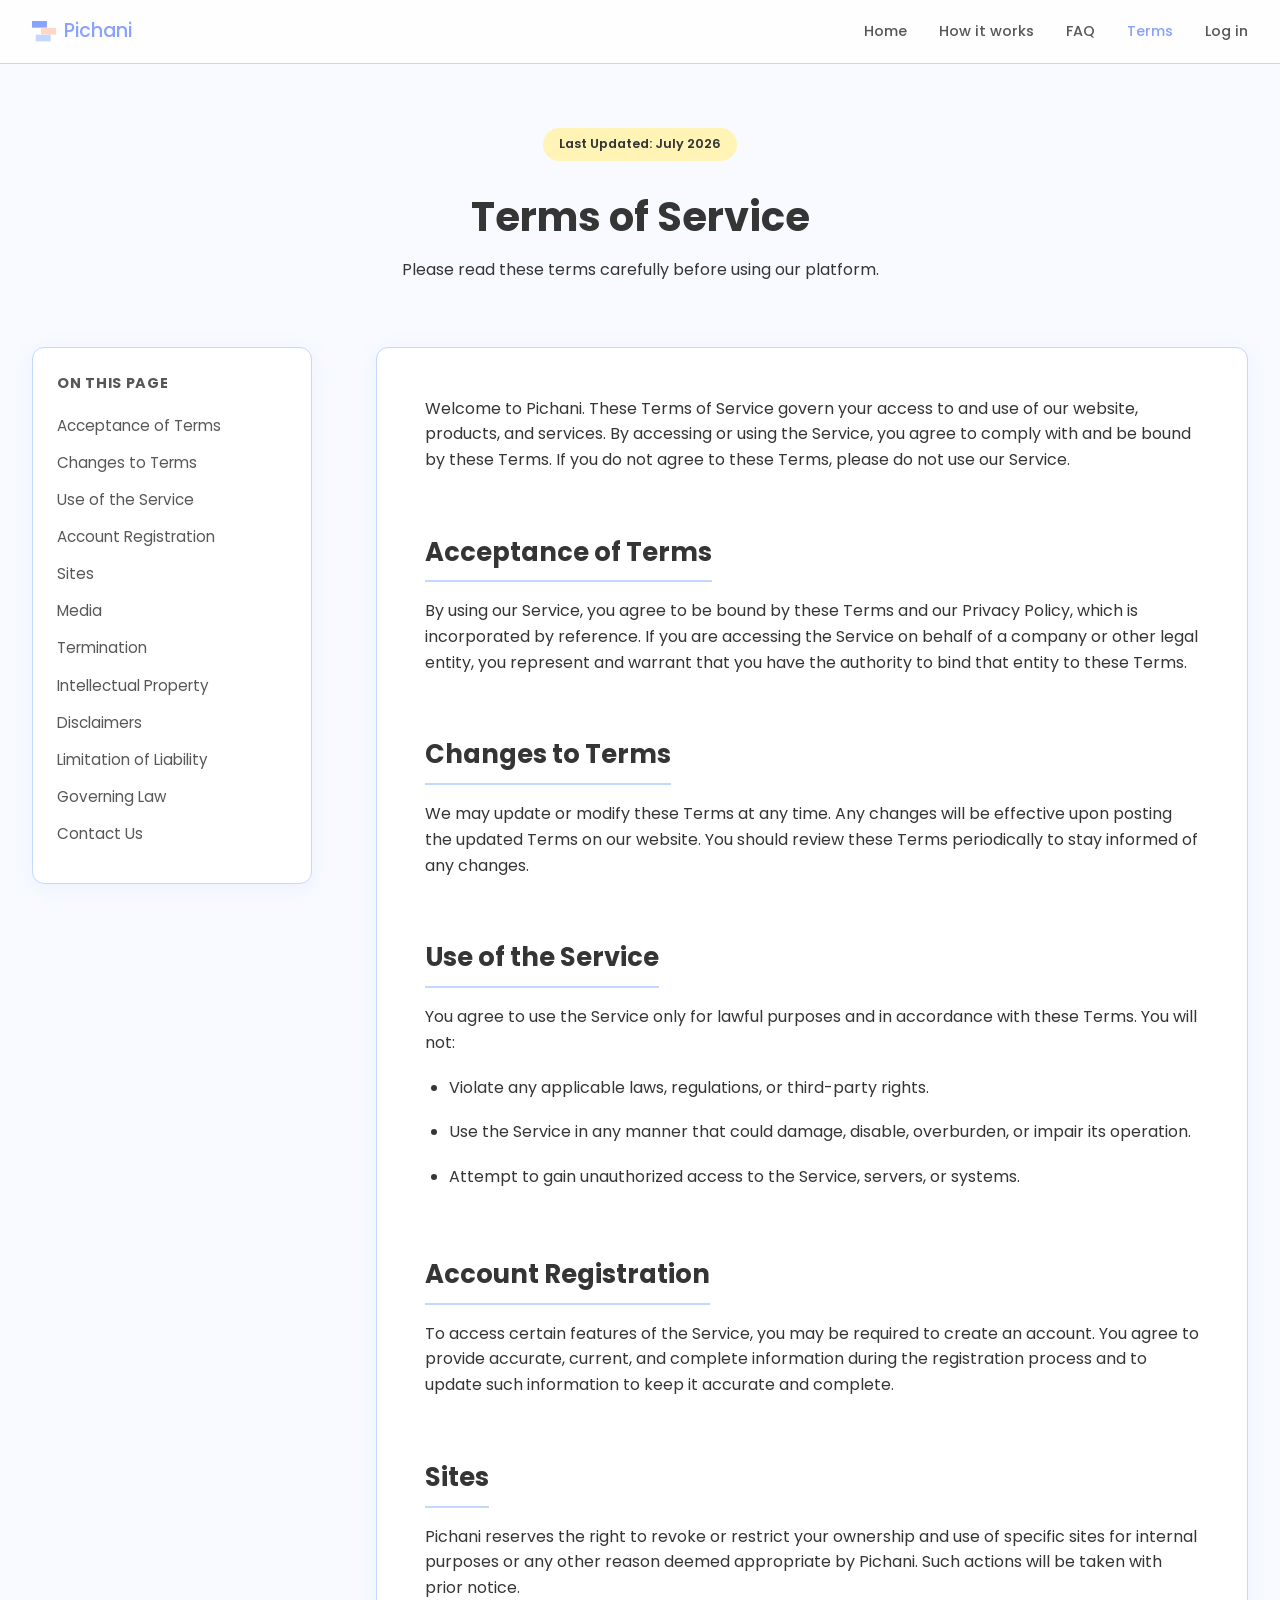
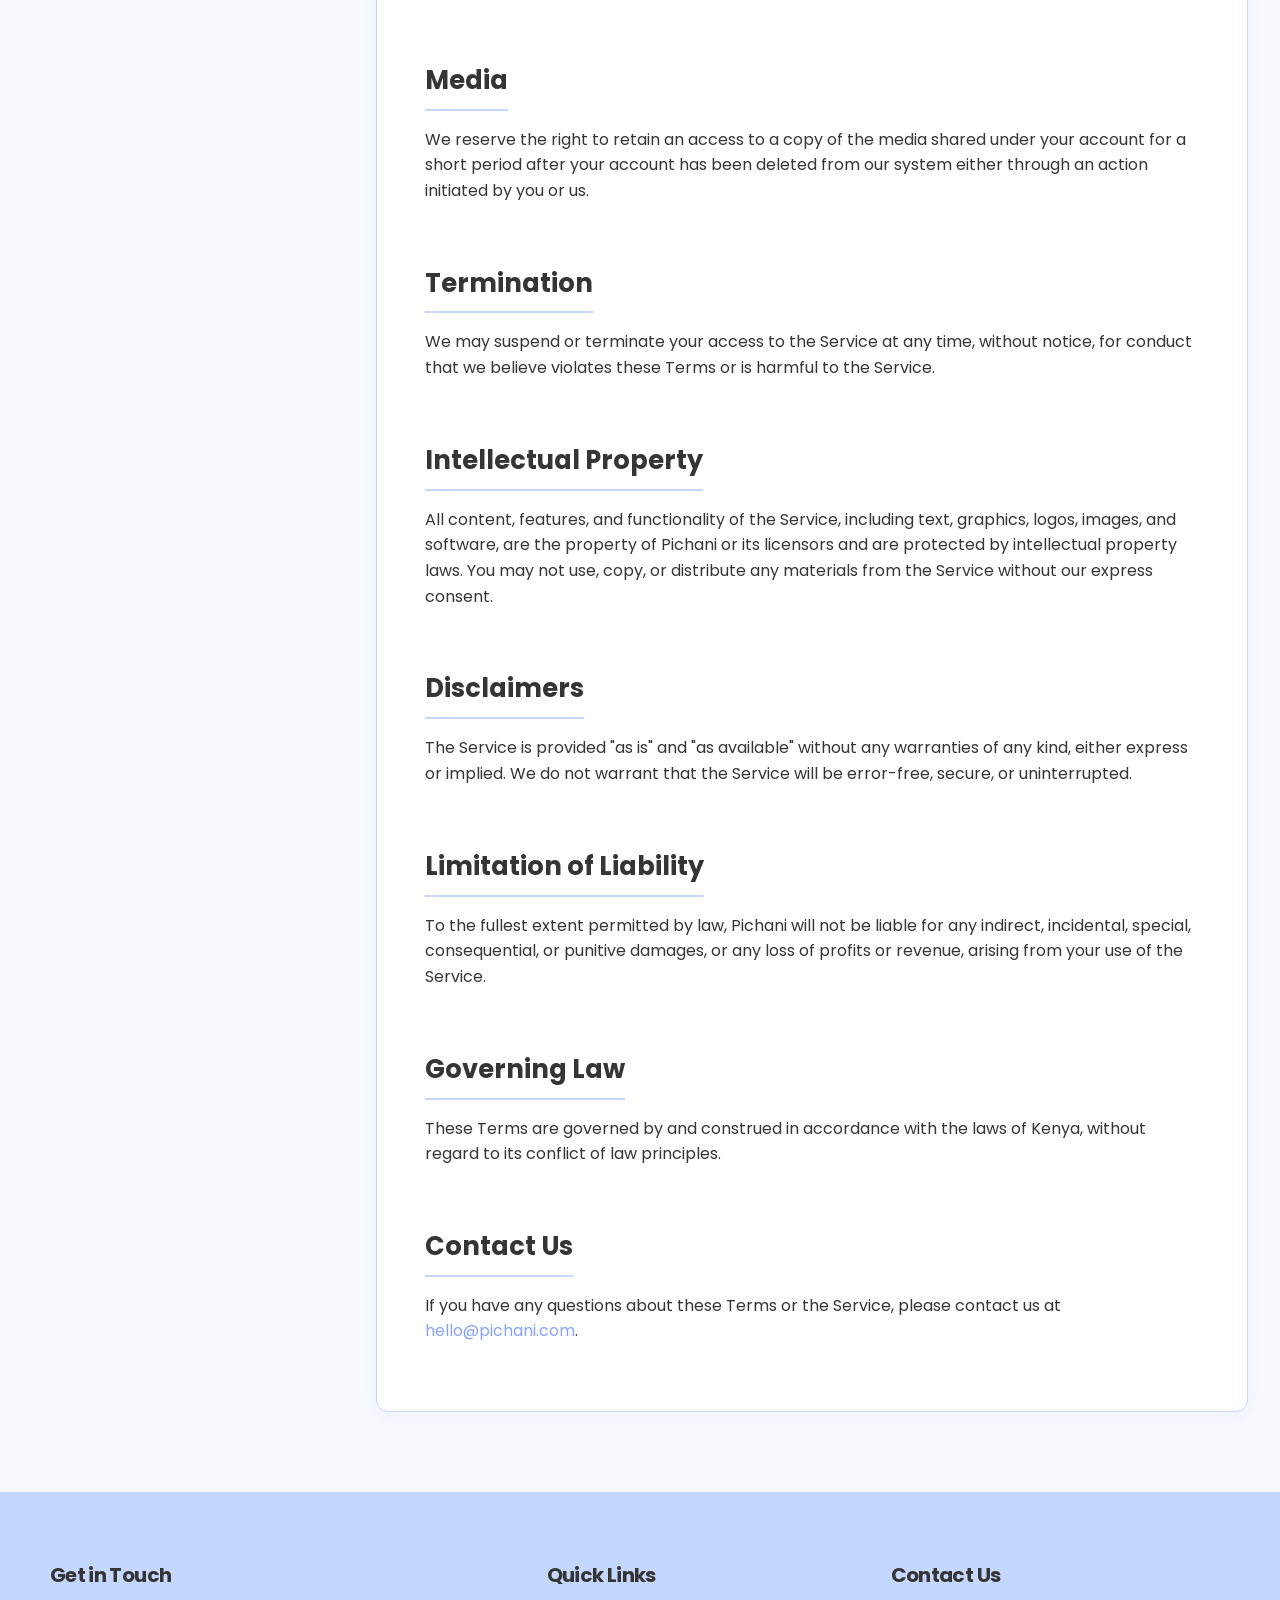
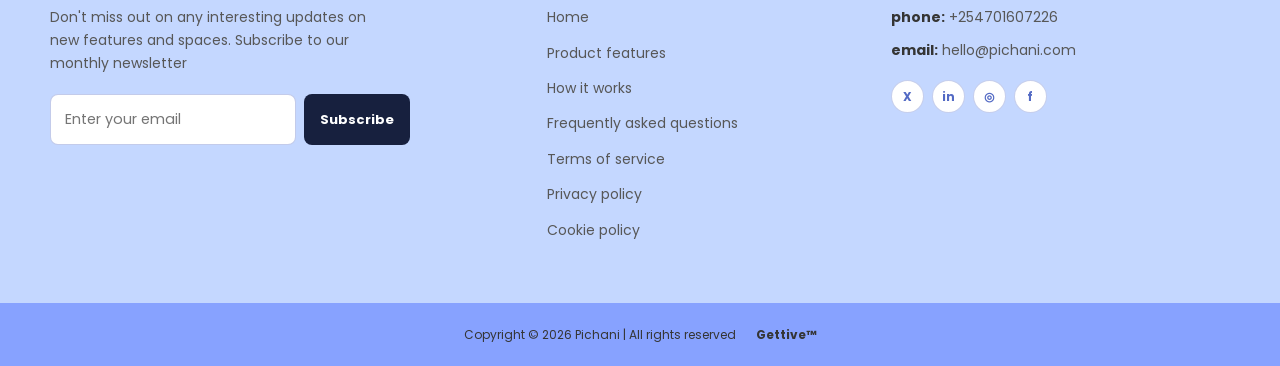
<file: terms_of_service.html>
<!DOCTYPE html>
<html lang="en">
<head>
    <meta charset="UTF-8">
    <meta name="viewport" content="width=device-width, initial-scale=1.0">
    <meta name="description" content="Pichani's Terms of Service for its event media management website and services.">
    <link rel="canonical" href="https://www.pichani.com/terms_of_service.html">
    <meta property="og:type" content="website"><meta property="og:site_name" content="Pichani"><meta property="og:title" content="Terms of Service | Pichani"><meta property="og:description" content="Pichani's Terms of Service for its event media management website and services."><meta property="og:url" content="https://www.pichani.com/terms_of_service.html">
    <meta name="twitter:card" content="summary">
    <meta name="twitter:title" content="Terms of Service | Pichani">
    <meta name="twitter:description" content="Pichani's Terms of Service for its event media management website and services.">
    <link rel="icon" type="image/svg+xml" href="/assets/svg/pichani.svg" />
    <title>Terms of Service | Pichani</title>
    <link rel="preconnect" href="https://fonts.googleapis.com">
    <link rel="preconnect" href="https://fonts.gstatic.com" crossorigin>
    <link href="https://fonts.googleapis.com/css2?family=Inter:wght@400;500;600&family=Plus+Jakarta+Sans:wght@500;700;800&display=swap" rel="stylesheet">
    <link href="https://fonts.googleapis.com/css2?family=Poppins:wght@400;500;600;700&display=swap" rel="stylesheet">
    <link rel="stylesheet" href="assets/css/styles.css">
    <link rel="stylesheet" href="assets/css/footer.css">
</head>
<body>
    <header>
        <div class="container nav-container">
            <a class="logo" href="index.html" aria-label="Pichani home">
                <svg id="Layer_1" data-name="Layer 1" xmlns="http://www.w3.org/2000/svg" viewBox="0 0 566.72 481.68"><defs><style>.cls-1{fill:#87a2ff;}.cls-2{fill:#ffd7c4;}.cls-3{fill:#c4d7ff;}</style></defs><rect class="cls-1" width="352.08" height="157.68"/><rect class="cls-2" x="214.64" y="162" width="352.08" height="157.68"/><rect class="cls-3" x="88.28" y="324" width="352.08" height="157.68"/></svg>
                <span class="logo-name">Pichani</span>
              </a>
            <nav class="nav-links" id="primary-menu" aria-label="Primary navigation">
                <a href="index.html">Home</a>
                <a href="index.html#workflow">How it works</a>
                <a href="faq.html">FAQ</a>
                <a href="terms_of_service.html" class="active">Terms</a>
                <a href="https://app.pichani.com/signin">Log in</a>
            </nav>
            <button class="menu-toggle" type="button" aria-controls="primary-menu" aria-expanded="false" aria-label="Open navigation menu"><span></span><span></span><span></span></button>
        </div>
    </header>

    <main class="container">
        <section class="hero">
            <span class="badge">Last Updated: July 2026</span>
            <h1>Terms of Service</h1>
            <p>Please read these terms carefully before using our platform.</p>
        </section>

        <div class="policy-layout">
            <aside>
                <div class="toc-card">
                    <h3>On this page</h3>
                    <ul class="toc-list">
                        <li><a href="#acceptance-of-terms">Acceptance of Terms</a></li>
                        <li><a href="#changes-to-terms">Changes to Terms</a></li>
                        <li><a href="#use-of-the-service">Use of the Service</a></li>
                        <li><a href="#account-registration">Account Registration</a></li>
                        <li><a href="#sites">Sites</a></li>
                        <li><a href="#media">Media</a></li>
                        <li><a href="#termination">Termination</a></li>
                        <li><a href="#intellectual-property">Intellectual Property</a></li>
                        <li><a href="#disclaimers">Disclaimers</a></li>
                        <li><a href="#limitation-of-liability">Limitation of Liability</a></li>
                        <li><a href="#governing-law">Governing Law</a></li>
                        <li><a href="#contact-us">Contact Us</a></li>
                    </ul>
                </div>
            </aside>

            <article class="content">
                <p>Welcome to Pichani. These Terms of Service govern your access to and use of our website, products, and services. By accessing or using the Service, you agree to comply with and be bound by these Terms. If you do not agree to these Terms, please do not use our Service.</p>

                <h2 id="acceptance-of-terms">Acceptance of Terms</h2>
                <p>By using our Service, you agree to be bound by these Terms and our Privacy Policy, which is incorporated by reference. If you are accessing the Service on behalf of a company or other legal entity, you represent and warrant that you have the authority to bind that entity to these Terms.</p>

                <h2 id="changes-to-terms">Changes to Terms</h2>
                <p>We may update or modify these Terms at any time. Any changes will be effective upon posting the updated Terms on our website. You should review these Terms periodically to stay informed of any changes.</p>

                <h2 id="use-of-the-service">Use of the Service</h2>
                <p>You agree to use the Service only for lawful purposes and in accordance with these Terms. You will not:</p>
                <ul>
                    <li>Violate any applicable laws, regulations, or third-party rights.</li>
                    <li>Use the Service in any manner that could damage, disable, overburden, or impair its operation.</li>
                    <li>Attempt to gain unauthorized access to the Service, servers, or systems.</li>
                </ul>

                <h2 id="account-registration">Account Registration</h2>
                <p>To access certain features of the Service, you may be required to create an account. You agree to provide accurate, current, and complete information during the registration process and to update such information to keep it accurate and complete.</p>

                <h2 id="sites">Sites</h2>
                <p>Pichani reserves the right to revoke or restrict your ownership and use of specific sites for internal purposes or any other reason deemed appropriate by Pichani. Such actions will be taken with prior notice.</p>

                <h2 id="media">Media</h2>
                <p>We reserve the right to retain an access to a copy of the media shared under your account for a short period after your account has been deleted from our system either through an action initiated by you or us.</p>

                <h2 id="termination">Termination</h2>
                <p>We may suspend or terminate your access to the Service at any time, without notice, for conduct that we believe violates these Terms or is harmful to the Service.</p>

                <h2 id="intellectual-property">Intellectual Property</h2>
                <p>All content, features, and functionality of the Service, including text, graphics, logos, images, and software, are the property of Pichani or its licensors and are protected by intellectual property laws. You may not use, copy, or distribute any materials from the Service without our express consent.</p>

                <h2 id="disclaimers">Disclaimers</h2>
                <p>The Service is provided "as is" and "as available" without any warranties of any kind, either express or implied. We do not warrant that the Service will be error-free, secure, or uninterrupted.</p>

                <h2 id="limitation-of-liability">Limitation of Liability</h2>
                <p>To the fullest extent permitted by law, Pichani will not be liable for any indirect, incidental, special, consequential, or punitive damages, or any loss of profits or revenue, arising from your use of the Service.</p>

                <h2 id="governing-law">Governing Law</h2>
                <p>These Terms are governed by and construed in accordance with the laws of Kenya, without regard to its conflict of law principles.</p>

                <h2 id="contact-us">Contact Us</h2>
                <p>If you have any questions about these Terms or the Service, please contact us at <a href="mailto:hello@pichani.com">hello@pichani.com</a>.</p>
            </article>
        </div>
    </main>

    <footer class="site-footer"><div class="footer-main"><div class="footer-wrap"><section class="footer-column"><h3>Get in Touch</h3><p class="newsletter-copy">Don't miss out on any interesting updates on new features and spaces. Subscribe to our monthly newsletter</p><form class="footer-signup" novalidate><input type="email" name="email" placeholder="Enter your email" aria-label="Email address" required><button type="submit">Subscribe</button></form><p class="footer-note" aria-live="polite"></p></section><section class="footer-column"><h3>Quick Links</h3><nav class="footer-links" aria-label="Footer links"><a href="index.html">Home</a><a href="index.html#features">Product features</a><a href="index.html#workflow">How it works</a><a href="faq.html">Frequently asked questions</a><a href="terms_of_service.html">Terms of service</a><a href="privacy_policy.html">Privacy policy</a><a href="cookie_policy.html">Cookie policy</a></nav></section><section class="footer-column"><h3>Contact Us</h3><p class="contact-line"><strong>phone:</strong> +254701607226</p><p class="contact-line"><strong>email:</strong> hello@pichani.com</p><ul class="social-links"><li><a href="https://twitter.com/pichani_app" target="_blank" rel="noopener noreferrer" aria-label="X (Twitter)">X</a></li><li><a href="https://linkedin.com/in/pichani_app" target="_blank" rel="noopener noreferrer" aria-label="LinkedIn">in</a></li><li><a href="https://instagram.com/pichani_app" target="_blank" rel="noopener noreferrer" aria-label="Instagram">◎</a></li><li><a href="https://facebook.com/pichani_app" target="_blank" rel="noopener noreferrer" aria-label="Facebook">f</a></li></ul></section></div></div><div class="footer-bottom"><div class="footer-bottom-wrap"><p>Copyright © 2026 Pichani <span aria-hidden="true">|</span> All rights reserved</p><a class="footer-credit" href="https://www.gettive.com" target="_blank" rel="noopener noreferrer">Gettive™</a></div></div></footer>

    <script src="assets/js/app.js"></script>
    <script src="assets/js/footer.js"></script>
    <script src="assets/js/menu.js"></script>
</body>
</html>
</file>
<file: assets/css/styles.css>
:root {
    --primary: #87a2ff;
    --secondary: #c4d7ff;
    --accent: #ffd7c4;
    --warning: #fff4b5;
    --bg-light: #f8faff;
    --text-main: #353535;
    --text-muted: #575757;
    --white: #ffffff;
    --shadow: 0 4px 20px rgba(135, 162, 255, 0.1);
    --border-radius: 12px;
    --transition: all 0.3s cubic-bezier(0.4, 0, 0.2, 1);
}

* {
    margin: 0;
    padding: 0;
    box-sizing: border-box;
    -webkit-font-smoothing: antialiased;
}

body {
    font-family: 'Poppins', sans-serif;
    background-color: var(--bg-light);
    color: var(--text-main);
    line-height: 1.6;
    overflow-x: hidden;
}

h1, h2, h3, h4 {
    font-family: 'Poppins', sans-serif;
    font-weight: 700;
    color: var(--text-main);
    margin-bottom: 1rem;
}

a {
    color: var(--primary);
    text-decoration: none;
    transition: var(--transition);
}

a:hover {
    color: var(--text-main);
}

.container {
    max-width: 1300px;
    margin: 0 auto;
    padding: 0 2rem;
}

/* Layout Shell */
header {
    background: rgba(255, 255, 255, 0.8);
    backdrop-filter: blur(10px);
    border-bottom: 1px solid var(--secondary);
    position: sticky;
    top: 0;
    z-index: 100;
    padding: 1rem 0;
    display: flex;
    justify-content: space-between;
    width: 100%;
    position: relative;

}

.nav-container {
    display: flex;
    justify-content: space-between;
    align-items: center;
    width: 100%;
}

.logo {
    font-family: 'Poppins', sans-serif;
    font-weight: 800;
    font-size: 1.5rem;
    color: var(--primary);
    display: flex;
    align-items: center;
    gap: 0.5rem;
}

.logo-name {
    font-family: 'Poppins', sans-serif;
    font-weight: 500;
    font-size: 1.2rem;
}

.logo svg {
    display: block;
    width: 24px;
    height: 24px;
    height: auto;
    flex-shrink: 0;
}

.container.nav-container .nav-links {
    display: flex;
    gap: 2rem;
}

.container.nav-container .nav-links a {
    font-weight: 500 !important;
    font-size: 0.9rem;
    color: var(--text-muted);
    font-family: 'Poppins', sans-serif;
    text-decoration: none;
}

.container.nav-container .nav-links a.active {
    color: var(--primary);
}

/* Page Hero */
.hero {
    padding: 4rem 0 2rem;
    text-align: center;
}

.hero h1 {
    font-size: 2.5rem;
    margin-bottom: 0.5rem;
}

.badge {
    background: var(--warning);
    padding: 0.4rem 1rem;
    border-radius: 100px;
    font-size: 0.8rem;
    font-weight: 600;
    display: inline-block;
    margin-bottom: 1.5rem;
}

/* Policy Content Grid */
.policy-layout {
    display: grid;
    grid-template-columns: 280px 1fr;
    gap: 4rem;
    padding: 2rem 0 5rem;
}

aside {
    position: sticky;
    top: 100px;
    height: fit-content;
}

.toc-card {
    background: var(--white);
    padding: 1.5rem;
    border-radius: var(--border-radius);
    border: 1px solid var(--secondary);
    box-shadow: var(--shadow);
}

.toc-card h3 {
    font-size: 0.9rem;
    text-transform: uppercase;
    letter-spacing: 0.05em;
    color: var(--text-muted);
    margin-bottom: 1.2rem;
}

.toc-list {
    list-style: none;
}

.toc-list li {
    margin-bottom: 0.8rem;
}

.toc-list a {
    color: var(--text-muted);
    font-size: 0.95rem;
    display: block;
}

.toc-list a:hover, .toc-list a.active {
    color: var(--primary);
    transform: translateX(5px);
}

/* Main Content area */
article.content {
    background: var(--white);
    padding: 3rem;
    border-radius: var(--border-radius);
    border: 1px solid var(--secondary);
    box-shadow: var(--shadow);
}

.content h2 {
    margin-top: 2.5rem;
    font-size: 1.6rem;
    border-bottom: 2px solid var(--secondary);
    padding-bottom: 0.5rem;
    display: inline-block;
}

.content h2:first-child {
    margin-top: 0;
}

.content p, .content li {
    margin-bottom: 1.2rem;
    color: var(--text-main);
}

.content ul {
    margin-left: 1.5rem;
    margin-bottom: 1.5rem;
}

/* FAQ page */
.faq-content section + section { margin-top: 3rem; }
.faq-content h2 { margin-top: 0; }
.faq-content details { border: 1px solid var(--secondary); border-radius: 10px; margin: .85rem 0; overflow: hidden; transition: var(--transition); }
.faq-content details[open] { border-color: var(--primary); box-shadow: var(--shadow); }
.faq-content summary { cursor: pointer; list-style: none; padding: 1.1rem 1.25rem; display: flex; gap: 1rem; align-items: center; justify-content: space-between; font-weight: 600; color: var(--text-main); }
.faq-content summary::-webkit-details-marker { display: none; }
.faq-content summary span { color: var(--primary); font-size: 1.5rem; font-weight: 400; line-height: 1; transition: transform .2s ease; }
.faq-content details[open] summary span { transform: rotate(45deg); }
.faq-content details p { margin: 0; padding: 0 1.25rem 1.25rem; color: var(--text-muted); }

/* Hub/Index Page */
.policy-grid {
    display: grid;
    grid-template-columns: repeat(auto-fit, minmax(300px, 1fr));
    gap: 2rem;
    margin-top: 3rem;
}

.policy-card {
    background: var(--white);
    padding: 2.5rem;
    border-radius: var(--border-radius);
    border: 1px solid var(--secondary);
    box-shadow: var(--shadow);
    transition: var(--transition);
    display: flex;
    flex-direction: column;
}

.policy-card:hover {
    transform: translateY(-10px);
    border-color: var(--primary);
}

.policy-card i {
    font-size: 2rem;
    color: var(--primary);
    margin-bottom: 1.5rem;
}

.policy-card p {
    color: var(--text-muted);
    flex-grow: 1;
    margin-bottom: 1.5rem;
}

.btn {
    background: var(--primary);
    color: var(--white);
    padding: 0.8rem 1.5rem;
    border-radius: 8px;
    font-weight: 600;
    text-align: center;
    border: none;
    cursor: pointer;
    transition: var(--transition);
}

.btn:hover {
    background: var(--text-main);
    color: var(--white);
}

/* Cookie Dashboard */
.cookie-dashboard {
    background: var(--bg-light);
    border: 1px solid var(--secondary);
    border-radius: var(--border-radius);
    padding: 2rem;
    margin-top: 2rem;
}

.cookie-row {
    display: flex;
    justify-content: space-between;
    align-items: flex-start;
    padding: 1.5rem 0;
    border-bottom: 1px solid var(--secondary);
}

.cookie-row:last-child {
    border-bottom: none;
}

.cookie-info h4 {
    margin-bottom: 0.3rem;
}

.cookie-info p {
    font-size: 0.9rem;
    margin-bottom: 0;
}

/* Switch UI */
.switch {
    position: relative;
    display: inline-block;
    width: 50px;
    height: 26px;
}

.switch input {
    opacity: 0;
    width: 0;
    height: 0;
}

.slider {
    position: absolute;
    cursor: pointer;
    top: 0;
    left: 0;
    right: 0;
    bottom: 0;
    background-color: var(--secondary);
    transition: .4s;
    border-radius: 34px;
}

.slider:before {
    position: absolute;
    content: "";
    height: 18px;
    width: 18px;
    left: 4px;
    bottom: 4px;
    background-color: white;
    transition: .4s;
    border-radius: 50%;
}

input:checked + .slider {
    background-color: var(--primary);
}

input:checked + .slider:before {
    transform: translateX(24px);
}

/* Footer */
footer {
    padding: 4rem 0;
    border-top: 1px solid var(--secondary);
    text-align: center;
    color: var(--text-muted);
    font-size: 0.9rem;
}

/* Responsive */
@media (max-width: 992px) {
    .policy-layout {
        grid-template-columns: 1fr;
    }
    aside {
        display: none;
    }
    .hero h1 {
        font-size: 2rem;
    }
}

@media (max-width: 600px) {
    .container.nav-container .nav-links {
        display: none;
    }
    article.content {
        padding: 1.5rem;
    }
}

/* Mobile navigation */
.menu-toggle {
    display: none;
    width: 42px;
    height: 42px;
    padding: 10px;
    border: 1px solid var(--secondary);
    border-radius: 9px;
    background: var(--white);
    cursor: pointer;
}

.menu-toggle span {
    display: block;
    width: 20px;
    height: 2px;
    margin: 4px auto;
    border-radius: 2px;
    background: var(--primary);
}

@media (max-width: 600px) {
    .nav-container { position: relative; }
    .menu-toggle { display: block; }
    .container.nav-container .nav-links.is-open {
        position: absolute;
        top: calc(100% + 14px + 1rem);
        left: 50%;
        transform: translate(-50%, 0);
        right: 0;
        z-index: 110;
        display: flex;
        width: min(260px, calc(100vw - 4rem));
        padding: .75rem;
        flex-direction: column;
        gap: 0.5rem;
        border: 1px solid var(--secondary);
        border-radius: 12px;
        background: rgba(255, 255, 255, .98);
        box-shadow: var(--shadow);
        width: 90%;
        height: 30rem;

    }
    .container.nav-container .nav-links.is-open a {
        display: block;
        padding: .8rem 1rem;
        border-radius: 8px;
    }
    .container.nav-container .nav-links.is-open a:hover,
    .container.nav-container .nav-links.is-open a.active {
        background: var(--warning);
    }
}

/* Print Styles */
@media print {
    header, footer, aside, .btn, .hero .badge {
        display: none !important;
    }
    body {
        background: white;
    }
    .container {
        max-width: 100%;
        padding: 0;
    }
    article.content {
        box-shadow: none;
        border: none;
        padding: 0;
    }
}
</file>
<file: assets/css/homepage.css>
:root {
  --ink: #292a33;
  --muted: #5d6070;
  --blue: #87a2ff;
  --pale-blue: #eaf0ff;
  --peach: #ffd7c4;
  --cream: #fff4b5;
  --paper: #fffefa;
  --line: #dce3f2;
  --surface: #ffffff;
  --radius-sm: 8px;
  --radius: 14px;
  --shadow-sm: 0 8px 24px rgba(35, 46, 82, .07);
  --shadow-md: 0 20px 45px rgba(35, 46, 82, .12);
}

html { scroll-behavior: smooth; }
body { background: var(--paper); color: var(--ink); font-family: "Poppins", sans-serif; }
main { overflow: clip; }
a:focus-visible, button:focus-visible, summary:focus-visible, input:focus-visible { outline: 3px solid #526bc8; outline-offset: 3px; }
.skip-link { position: fixed; z-index: 100; top: 12px; left: 12px; padding: 10px 13px; border-radius: 5px; background: var(--ink); color: #fff; font-size: 13px; font-weight: 700; transform: translateY(-160%); transition: transform .16s ease; }
.skip-link:focus { color: #fff; transform: translateY(0); }

header { position: sticky; top: 0; z-index: 20; padding: 0; background: rgba(255,254,250,.9); border-bottom: 1px solid rgba(220,227,242,.85); backdrop-filter: blur(16px) saturate(1.1); }
.container { max-width: 1240px; padding: 0 30px; }
.nav-container { min-height: 78px; }
.logo { color: var(--ink); gap: 9px; }
.logo:hover { color: var(--ink); }
.logo svg { width: 22px; height: 20px; }
.logo-name { font-family: "Poppins", sans-serif; font-size: 18px; font-weight: 750; letter-spacing: -.8px; }
.container.nav-container .nav-links { align-items: center; gap: 28px; }
.container.nav-container .nav-links a { position: relative; color: var(--muted); font-family: "Poppins", sans-serif; font-size: 13px; font-weight: 600 !important; }
.container.nav-container .nav-links a:hover { color: var(--ink); }
.container.nav-container .nav-links a:not(.nav-cta)::after { position: absolute; right: 0; bottom: -7px; left: 0; height: 1px; background: #536ac4; content: ""; transform: scaleX(0); transform-origin: right; transition: transform .2s ease; }
.container.nav-container .nav-links a:not(.nav-cta):hover::after { transform: scaleX(1); transform-origin: left; }
.container.nav-container .nav-links .nav-cta { padding: 11px 13px 11px 16px; border: 1px solid var(--ink); border-radius: var(--radius-sm); color: var(--ink); box-shadow: 0 2px 0 rgba(41,42,51,.08); transition: background .18s ease, color .18s ease, transform .18s ease, box-shadow .18s ease; }
.container.nav-container .nav-links .nav-cta:hover { color: #fff; background: var(--ink); box-shadow: 0 6px 14px rgba(41,42,51,.16); transform: translateY(-1px); }

.hero { display: grid; grid-template-columns: minmax(0, .88fr) minmax(500px, 1.12fr); gap: 62px; align-items: center; max-width: 1360px; min-height: 680px; margin: 0 auto; padding: 96px max(30px, calc((100vw - 1180px) / 2)) 84px; padding-left: min(5vw, 5rem); padding-right: min(5vw, 5rem); background: var(--paper); }
.hero-copy { max-width: 575px; }
.eyebrow { margin: 0 0 18px; color: #536ac4; font-size: 10px; font-weight: 700; letter-spacing: 1.55px; }
h1, h2, h3 { font-family: "Poppins", sans-serif; color: var(--ink); }
h1, h2 { font-weight: 700; }
.hero h1 { margin: 0; font-size: clamp(42px, 4.35vw, 66px); line-height: 1.07; letter-spacing: -3.15px; }
.intro { max-width: 510px; margin: 25px 0 0; color: var(--muted); font-size: 16px; line-height: 1.72; }
.hero-actions { display: flex; align-items: center; gap: 25px; margin-top: 34px; }
.button { display: inline-flex; align-items: center; justify-content: space-between; gap: 24px; min-width: 194px; padding: 15px 14px 15px 19px; border-radius: var(--radius-sm); background: var(--ink); box-shadow: 0 4px 0 rgba(41,42,51,.13); color: #fff; font-size: 13px; font-weight: 700; line-height: 1; transition: background .18s ease, transform .18s ease, box-shadow .18s ease; }
.button:hover { color: #fff; background: #4f63b5; box-shadow: 0 9px 17px rgba(51,65,119,.2); transform: translateY(-2px); }
.button span { display: grid; width: 25px; height: 25px; place-items: center; background: var(--peach); border-radius: 50%; color: var(--ink); font-size: 16px; }
.text-button { color: var(--ink); font-size: 13px; font-weight: 700; border-bottom: 1px solid #aab6d5; padding-bottom: 4px; }
.text-button:hover { color: #536ac4; border-color: #536ac4; }
.hero-note { margin: 24px 0 0; color: var(--muted); font-size: 12px; line-height: 1.55; }

.memory-wall { position: relative; width: min(100%, 610px); height: 464px; justify-self: end; }
.photo { position: absolute; margin: 0; overflow: hidden; background: var(--pale-blue); border: 7px solid #fff; box-shadow: var(--shadow-md); transition: transform .25s ease, box-shadow .25s ease; }
.photo:hover { z-index: 3; box-shadow: 0 26px 46px rgba(23,32,62,.22); }
.photo img { display: block; width: 100%; height: 100%; object-fit: cover; }
.photo-a { width: 255px; height: 310px; left: 20px; top: 62px; transform: rotate(-7deg); }
.photo-a:hover { transform: rotate(-4deg) translateY(-6px); }
.photo-b { width: 225px; height: 267px; right: 34px; top: 4px; transform: rotate(6deg); }
.photo-b:hover { transform: rotate(3deg) translateY(-6px); }
.photo-c { width: 250px; height: 260px; left: 166px; bottom: 0; transform: rotate(-1deg); }
.photo-c:hover { transform: rotate(1deg) translateY(-6px); }
.photo-d { width: 145px; height: 183px; right: 0; bottom: 37px; transform: rotate(9deg); }
.photo-d:hover { transform: rotate(6deg) translateY(-6px); }
.wall-caption { position: absolute; right: 14px; bottom: -29px; display: flex; align-items: center; gap: 8px; color: #575757; font-size: 11px; font-weight: 600; }
.wall-caption span { width: 30px; height: 1px; background: #8a99be; }

.proof-strip { display: grid; grid-template-columns: repeat(3, 1fr); border-top: 1px solid var(--line); border-bottom: 1px solid var(--line); background: rgba(255,255,255,.72); }
.proof-strip > div { min-height: 184px; padding: 37px max(28px, calc((100vw - 1180px) / 6)); border-right: 1px solid var(--line); }
.proof-strip > div:last-child { border-right: 0; }
.proof-number { color: #536ac4; font-size: 10px; font-weight: 700; letter-spacing: 1px; }
.proof-strip h2 { max-width: 255px; margin: 12px 0 8px; font-size: 18px; line-height: 1.25; letter-spacing: -.7px; }
.proof-strip p { max-width: 270px; color: var(--muted); font-size: 13px; line-height: 1.5; }

.workflow { display: grid; grid-template-columns: .8fr .72fr 1fr; gap: clamp(38px, 6vw, 92px); align-items: center; padding: 136px max(30px, calc((100vw - 1180px) / 2)); background: var(--paper); }
.section-copy h2, .demos-heading h2, .faq-heading h2 { max-width: 560px; margin: 0; font-size: clamp(31px, 3.3vw, 48px); line-height: 1.1; letter-spacing: -2px; }
.section-copy > p:last-child, .demos-heading > p:last-child { max-width: 500px; margin: 20px 0 0; color: var(--muted); font-size: 16px; line-height: 1.65; }
.workflow-steps { display: grid; gap: 28px; margin: 0; padding: 0; list-style: none; }
.workflow-steps li { display: flex; gap: 14px; }
.workflow-steps > li > span { display: grid; flex: 0 0 auto; width: 30px; height: 30px; place-items: center; border: 1px solid #bdc9e7; border-radius: 50%; color: #536ac4; font-size: 10px; font-weight: 700; }
.workflow-steps h3 { margin: 2px 0 6px; font-size: 15px; letter-spacing: -.35px; }
.workflow-steps p { margin: 0; color: var(--muted); font-size: 13px; line-height: 1.55; }
.workflow-visual { padding: 14px; border: 1px solid #d9e1f3; border-radius: var(--radius); background: #f7f9ff; box-shadow: var(--shadow-md); }
.workspace-top { display: flex; align-items: center; gap: 8px; padding: 11px; border: 1px solid #e4e9f6; border-radius: 6px; background: #fff; font-size: 12px; }
.workspace-dot { width: 8px; height: 8px; border-radius: 50%; background: #42b67b; }
.workspace-status { margin-left: auto; color: #27764f; font-size: 9px; font-weight: 700; }
.workspace-meta { display: flex; gap: 14px; padding: 12px 4px; color: #575757; font-size: 10px; }
.media-contact-sheet { display: grid; grid-template-columns: repeat(3, 1fr); gap: 7px; }
.media-tile { min-height: 92px; background-position: center; background-size: cover; }
.tile-one { background-image: linear-gradient(rgba(23,32,62,.08), rgba(23,32,62,.14)), url('/assets/images/one.jpg'); }
.tile-two { background-image: url('/assets/images/two.jpg'); }
.tile-three { background-image: url('/assets/images/three.jpg'); }
.tile-four { background-image: url('/assets/images/woman.PNG'); }
.tile-five { background-image: url('/assets/images/four.jpg'); }
.tile-six { background-image: url('/assets/images/five.jpg'); }
.workspace-footer { display: flex; justify-content: space-between; padding: 14px 4px 3px; color: #575757; font-size: 10px; font-weight: 700; }
.workspace-footer span:last-child { color: #536ac4; }

.features { display: grid; grid-template-columns: .74fr 1.26fr; gap: clamp(48px, 8vw, 128px); padding: 128px max(30px, calc((100vw - 1180px) / 2)); background: var(--ink); }
.features .eyebrow { color: var(--blue); }
.features h2 { color: #fff; }
.features .section-copy > p:last-child { color: #c8d2ee; }
.feature-list { display: grid; grid-template-columns: 1fr 1fr; gap: 1px; overflow: hidden; border: 1px solid rgba(196,215,255,.27); border-radius: var(--radius); background: rgba(196,215,255,.27); }
.feature-card { min-height: 240px; padding: 29px; background: var(--ink); transition: background .2s ease, transform .2s ease; }
.feature-card:hover { background: #202c52; }
.feature-card-accent { background: #25345f; }
.feature-icon { display: grid; width: 32px; height: 32px; place-items: center; border: 1px solid #8194df; border-radius: 50%; color: var(--peach); font-size: 17px; font-weight: 700; }
.feature-card h3 { margin: 42px 0 9px; color: #fff; font-family: "Poppins", sans-serif; font-size: 17px; font-weight: 700; letter-spacing: -.5px; }
.feature-card p { margin: 0; color: #c4cde4; font-size: 13px; line-height: 1.55; }

.demos { padding: 132px max(30px, calc((100vw - 1180px) / 2)); background: #f5f7fd; }
.demos-heading { max-width: 570px; margin-bottom: 51px; }
.demo-grid { display: grid; grid-template-columns: repeat(2, 1fr); gap: 20px; }
.demo-card { overflow: hidden; border: 1px solid #d9e1f3; border-radius: var(--radius); background: #fff; box-shadow: var(--shadow-sm); transition: transform .22s ease, box-shadow .22s ease; }
.demo-card:hover { box-shadow: 0 18px 36px rgba(37,51,99,.12); transform: translateY(-3px); }
.demo-caption { display: flex; align-items: center; gap: 13px; min-height: 102px; padding: 20px 22px; }
.demo-caption > span { display: grid; flex: 0 0 auto; width: 29px; height: 29px; place-items: center; border: 1px solid #c6d0ec; border-radius: 50%; color: #536ac4; font-size: 10px; font-weight: 700; }
.demo-caption h3 { margin: 0; font-size: 16px; letter-spacing: -.5px; }
.demo-caption p { margin: 5px 0 0; color: var(--muted); font-size: 12px; }
.demo-capture img { display: block; width: 100%; height: 285px; object-fit: cover; object-position: top; border-top: 1px solid #e4e9f6; }
.demo-capture.mobile { display: none; }

.discover-cta { display: grid; grid-template-columns: minmax(0, 1fr) minmax(270px, .58fr); gap: clamp(42px, 9vw, 140px); align-items: center; padding: 112px max(30px, calc((100vw - 1180px) / 2)); background: #edf2ff; }
.discover-cta h2 { margin: 0; color: var(--ink); font-size: clamp(32px, 3.7vw, 52px); line-height: 1.08; letter-spacing: -2.3px; }
.discover-cta-copy > p:last-child { max-width: 525px; margin: 20px 0 0; color: var(--muted); font-size: 16px; line-height: 1.65; }
.discover-cta-action { padding: 31px; border: 1px solid #d9e1f3; border-radius: var(--radius); background: #fff; box-shadow: var(--shadow-sm); }
.discover-marker { display: grid; width: 32px; height: 32px; place-items: center; border: 1px solid #c6d0ec; border-radius: 50%; color: #536ac4; font-size: 17px; font-weight: 700; }
.discover-cta-action p { margin: 22px 0 21px; color: var(--muted); font-size: 13px; line-height: 1.55; }
.discover-button { width: 100%; min-width: 0; }

.closing-cta { display: flex; justify-content: space-between; align-items: end; gap: 42px; padding: 94px max(30px, calc((100vw - 1180px) / 2)); background: #ffdbc9; }
.closing-cta h2 { margin: 0; font: 700 clamp(34px, 3.8vw, 53px)/1.08 "Poppins", sans-serif; letter-spacing: -2.4px; }
.button-light { background: #fff; color: var(--ink); }
.button-light:hover { background: var(--ink); color: #fff; }

.faq { padding: 126px max(30px, calc((100vw - 900px) / 2)); background: var(--paper); }
.faq-heading { text-align: center; }
.faq-heading h2 { margin-inline: auto; }
.home-faq-list { max-width: 900px; margin: 47px auto 0; }
.home-faq-list details { border-top: 1px solid #cfd8ec; transition: background .18s ease; }
.home-faq-list details:last-child { border-bottom: 1px solid #cfd8ec; }
.home-faq-list details[open] { background: rgba(234,240,255,.36); }
.home-faq-list summary { display: flex; align-items: center; justify-content: space-between; gap: 20px; padding: 22px 14px; cursor: pointer; color: var(--ink); font-size: 15px; font-weight: 700; list-style: none; }
.home-faq-list summary::-webkit-details-marker { display: none; }
.home-faq-list summary span { color: #536ac4; font-size: 23px; font-weight: 400; transition: transform .18s ease; }
.home-faq-list details[open] summary span { transform: rotate(45deg); }
.home-faq-list details p { max-width: 750px; margin: -3px 0 0; padding: 0 14px 23px; color: var(--muted); font-size: 14px; line-height: 1.65; }
.home-faq-list p a { color: #465db4; text-decoration: underline; text-underline-offset: 2px; }

@media (max-width: 980px) {
  .hero { grid-template-columns: minmax(0, 1fr) minmax(390px, .9fr); gap: 32px; }
  .workflow { grid-template-columns: .85fr 1.15fr; }
  .workflow-steps { grid-column: 1; grid-row: 2; }
  .workflow-visual { grid-column: 2; grid-row: 1 / span 2; }
  .features { grid-template-columns: 1fr; }
  .features .section-copy { max-width: 620px; }
}
@media (max-width: 720px) {
  .container { padding: 0 20px; }
  .nav-container { min-height: 64px; }
  .container.nav-container .nav-links { display: none; }
  .menu-toggle { display: block; border-color: #cdd7ed; background: #fff; }
  .menu-toggle span { background: var(--ink); }
  .container.nav-container .nav-links.is-open { top: calc(100% + 8px); left: 20px; right: 20px; transform: none; width: auto; height: auto; padding: 10px; gap: 2px; border: 1px solid #d4ddef; border-radius: 7px; background: #fff; box-shadow: 0 14px 28px rgba(23,32,62,.13); }
  .container.nav-container .nav-links.is-open a { padding: 12px; }
  .container.nav-container .nav-links.is-open .nav-cta { margin-top: 4px; text-align: center; }
  .hero { display: block; min-height: auto; padding: 72px 22px 52px; }
  .hero h1 { font-size: clamp(38px, 11vw, 52px); letter-spacing: -2.5px; }
  .intro { font-size: 16px; }
  .hero-actions { flex-wrap: wrap; margin-top: 27px; }
  .memory-wall { width: min(100%, 450px); height: 343px; margin: 65px auto 5px; }
  .photo { border-width: 5px; }
  .photo-a { width: 184px; height: 230px; left: 4px; top: 48px; }
  .photo-b { width: 166px; height: 199px; right: 8px; }
  .photo-c { width: 187px; height: 199px; left: 108px; }
  .photo-d { width: 108px; height: 132px; right: 0; bottom: 29px; }
  .wall-caption { right: 0; bottom: -25px; }
  .proof-strip { grid-template-columns: 1fr; }
  .proof-strip > div { min-height: auto; padding: 27px 22px; border-right: 0; border-bottom: 1px solid var(--line); }
  .proof-strip > div:last-child { border-bottom: 0; }
  .proof-strip h2 { max-width: none; }
  .proof-strip p { max-width: 360px; }
  .workflow, .features, .demos, .discover-cta, .faq { display: block; padding: 84px 22px; }
  .workflow-steps { margin-top: 39px; }
  .workflow-visual { margin-top: 42px; }
  .media-tile { min-height: 75px; }
  .features .section-copy { max-width: none; }
  .feature-list { margin-top: 38px; grid-template-columns: 1fr; }
  .feature-card { min-height: 0; padding: 23px; }
  .feature-card h3 { margin-top: 28px; }
  .demos-heading { margin-bottom: 38px; }
  .demo-grid { grid-template-columns: 1fr; }
  .demo-capture.desktop { display: none; }
  .demo-capture.mobile { display: block; }
  .demo-capture img { height: 515px; object-fit: contain; background: #fbfcff; }
  .discover-cta-action { max-width: 420px; margin-top: 38px; }
  .closing-cta { display: block; padding: 70px 22px; }
  .closing-cta .button { margin-top: 30px; }
  .faq-heading { text-align: left; }
  .faq-heading h2 { margin: 0; }
  .home-faq-list { margin-top: 34px; }
  .home-faq-list summary { padding: 18px 0; font-size: 14px; }
}
@media (prefers-reduced-motion: reduce) { *, *::before, *::after { scroll-behavior: auto !important; transition-duration: .01ms !important; animation-duration: .01ms !important; } }
</file>
<file: assets/css/footer.css>
.site-footer{
	margin-top:0;
	padding:0;
	border:0;
	text-align:initial;
	color:#353535;
	font-family:"Poppins",Arial,sans-serif
}

.footer-main{
	padding:72px 0 62px;
	background:#c4d7ff
}

.footer-wrap{
	width:min(1180px,calc(100% - 48px));
	margin:auto;
	display:grid;
	grid-template-columns:1.2fr .75fr 1fr;
	gap:clamp(34px,7vw,100px)
}

.footer-column h3{
	margin:0 0 20px;
	font:700 20px/1.1 "Poppins",Arial,sans-serif;
	letter-spacing:-.65px;
	color:#353535
}

.footer-column p{
	margin:0
}

.newsletter-copy{
	max-width:320px;
	font-size:14px;
	line-height:1.65;
	color:#575757
}

.footer-signup{
	display:flex;
	gap:8px;
	margin-top:19px;
	max-width:360px
}

.footer-signup input{
	min-width:0;
	flex:1;
	padding:13px 14px;
	border:1px solid rgba(83,106,196,.35);
	border-radius:8px;
	background:#fff;
	color:#353535;
	font:inherit;
	outline:none
}

.footer-signup input:focus{
	border-color:#536ac4;
	box-shadow:0 0 0 3px rgba(135,162,255,.28)
}

.footer-signup button{
	padding:12px 16px;
	border:0;
	border-radius:8px;
	background:#17203e;
	color:white;
	font:700 13px/1 "Poppins",Arial,sans-serif;
	cursor:pointer;
	transition:transform .18s ease,background .18s ease,box-shadow .18s ease
}

.footer-signup button:hover{
	background:#536ac4;
	box-shadow:0 6px 14px rgba(41,42,51,.16);
	transform:translateY(-1px)
}

.footer-note{
	min-height:18px;
	margin-top:8px!important;
	font-size:12px;
	color:#536ac4
}

.footer-links{
	display:grid;
	gap:13px
}

.footer-links a{
	color:#575757;
	text-decoration:none;
	font-size:14px;
	transition:color .18s ease,transform .18s ease
}

.footer-links a:hover{
	color:#536ac4;
	transform:translateX(3px)
}

.contact-line{
	margin:0 0 10px!important;
	font-size:14px;
	color:#575757
}

.contact-line strong{
	text-transform:lowercase;
	color:#353535
}

.social-links{
	display:flex;
	gap:8px;
	margin-top:19px;
	padding:0;
	list-style:none
}

.social-links a{
	display:grid;
	place-items:center;
	width:33px;
	height:33px;
	border:1px solid rgba(83,106,196,.32);
	border-radius:50%;
	background:#fff;
	color:#536ac4;
	text-decoration:none;
	font-size:12px;
	font-weight:700;
	transition:transform .2s,background .2s,border-color .2s
}

.social-links a:hover{
	border-color:#536ac4;
	background:#fff4b5;
	transform:translateY(-3px)
}

.footer-bottom{
	background:#87a2ff;
	padding:22px 0;
	color:#353535;
    display: flex;
    align-items: center;
    justify-content: center;    
}

.footer-bottom-wrap{
	width:min(1180px,calc(100% - 48px));
	margin:auto;
	display:flex;
	align-items:center;
	justify-content:space-between;
	gap:20px;
	font-size:12px;
    display: flex;
    align-items: center;
    justify-content: center;  
}

.footer-bottom p{
	margin:0
}

.footer-credit{
	font-weight:700;
	color:#353535;
	text-decoration:none
}

.footer-credit:hover{
	text-decoration:underline
}

@media(max-width:760px){
	.footer-wrap{
	grid-template-columns:1fr 1fr;
	gap:42px
}

.footer-column:first-child{
	grid-column:1/-1
}

.footer-bottom-wrap{
	align-items:flex-start;
	flex-direction:column;
	gap:8px
}


}

@media(max-width:480px){
	.footer-main{
	padding:48px 0
}

.footer-wrap{
	width:min(100% - 40px,1180px);
	grid-template-columns:1fr;
	gap:35px
}

.footer-column:first-child{
	grid-column:auto
}

.footer-signup{
	flex-direction:column
}

.footer-signup button{
	padding:13px
}

.footer-bottom-wrap{
	width:min(100% - 40px,1180px)
}


}
</file>
